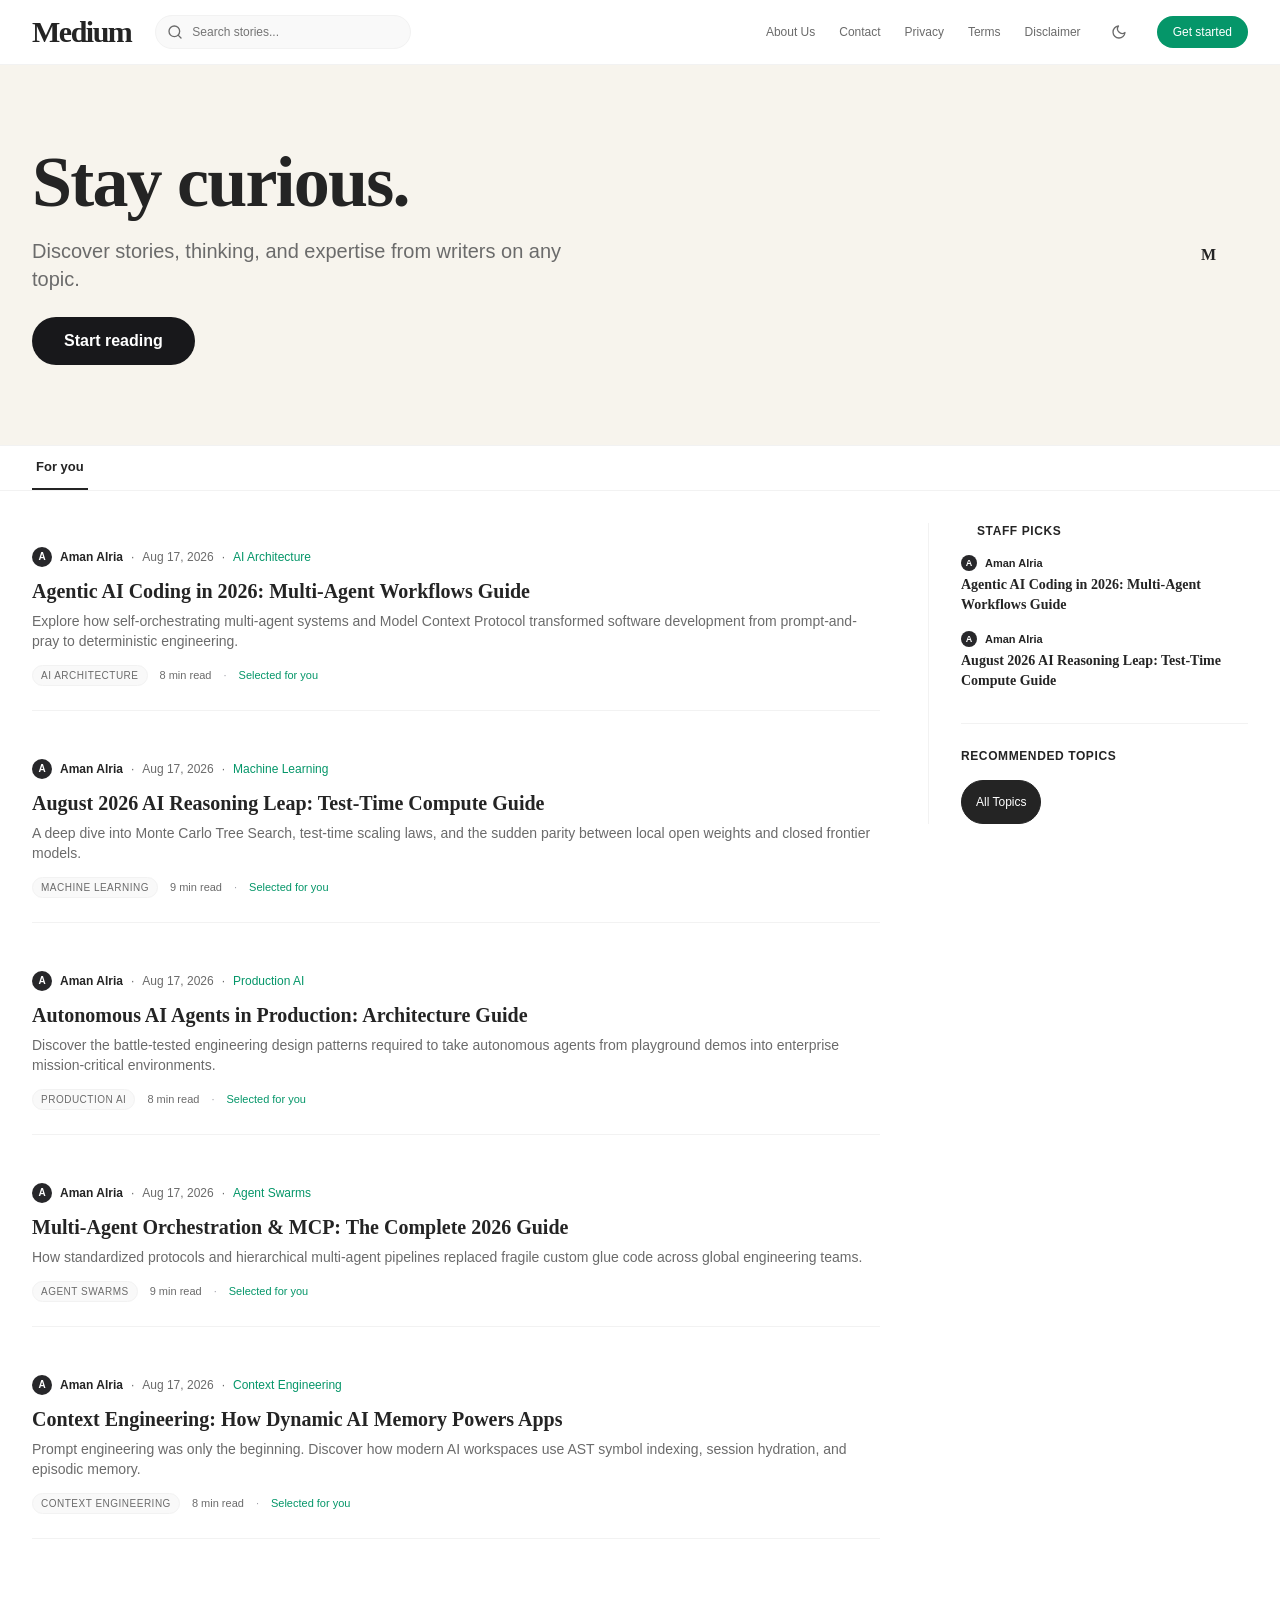
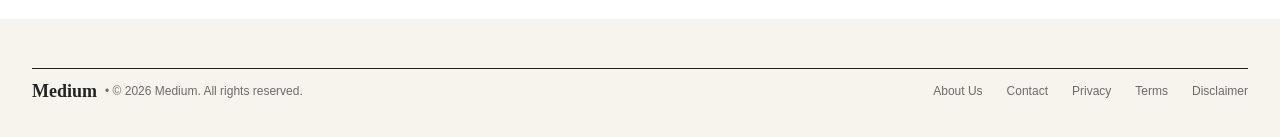
<file: index.html>
<!DOCTYPE html>
<html lang="en" class="light">
<head>
    <meta charset="UTF-8">
    <meta name="viewport" content="width=device-width, initial-scale=1.0">
    <title>Hive Cloud | Agentic AI News & Autonomous Systems</title>
    <meta name="description" content="Read latest agentic AI news, autonomous engineering architectures, and multi-agent system benchmarks. Discover real production guides and framework analyses.">
    <meta name="keywords" content="agentic ai news, ai agents news, latest agentic ai news august, autonomous ai agents, multi agent systems, langgraph production, crewai vs langgraph, ai coding agents, sovereign ai, test time compute, enterprise ai architecture, agentic workflows, software engineering ai, ai reasoning models, hive cloud">
    <link rel="canonical" href="https://hivecloud.in/">

    <!-- DNS Prefetch & Preconnect for Super Fast Handshakes -->
    <link rel="preconnect" href="https://okpyphrqudeeoboesdzz.supabase.co" crossorigin>
    <link rel="dns-prefetch" href="https://okpyphrqudeeoboesdzz.supabase.co">

    <!-- 0ms Zero-CLS Instant Synchronous Settings & Theme Hydration -->
    <script>
        (function() {
            // Theme initialization
            const savedTheme = localStorage.getItem('theme');
            const prefersDark = window.matchMedia('(prefers-color-scheme: dark)').matches;
            if (savedTheme === 'dark' || (!savedTheme && prefersDark)) {
                document.documentElement.classList.add('dark');
            } else {
                document.documentElement.classList.remove('dark');
            }

            // Synchronous settings hydration (Eliminates layout shifts & name flashing)
            try {
                const raw = localStorage.getItem('cached_settings');
                if (raw) {
                    const s = JSON.parse(raw);
                    if (s.seo?.meta_title) {
                        document.title = s.seo.meta_title;
                    } else if (s.site_name) {
                        document.title = `${s.site_name} – ${s.site_tagline || 'Where good ideas find you.'}`;
                    }
                    if (s.brand_color) {
                        document.documentElement.style.setProperty('--accent-green', s.brand_color);
                    }
                    if (s.favicon_url) {
                        let link = document.querySelector("link[rel~='icon']");
                        if (!link) {
                            link = document.createElement('link');
                            link.rel = 'icon';
                            document.head.appendChild(link);
                        }
                        link.href = s.favicon_url;
                    }
                    if (s.plugins?.gsc_verification) {
                        const meta = document.createElement('meta');
                        meta.name = 'google-site-verification';
                        meta.content = s.plugins.gsc_verification.trim();
                        document.head.appendChild(meta);
                    }
                }
            } catch(e) {}
        })();
    </script>

    <!-- Pristine Zero-Dependency Ultra Fast Inlined CSS (0ms Instant First Contentful Paint) -->
    <style>
:root{--bg-primary:#ffffff;--bg-card:#ffffff;--bg-search:#f9f9f9;--bg-hero:#f7f4ed;--text-primary:#242424;--text-muted:#6b6b6b;--border-color:#f2f2f2;--accent-green:#1a8917;--accent-hover:#156d12;--font-serif:Charter,'Bitstream Charter','Sitka Text',Cambria,Georgia,serif;--font-sans:-apple-system,BlinkMacSystemFont,"Segoe UI",Roboto,"Helvetica Neue",Arial,sans-serif;--font-mono:ui-monospace,SFMono-Regular,Menlo,Monaco,Consolas,monospace}
html.dark{--bg-primary:#121212;--bg-card:#1e1e1e;--bg-search:#1a1a1a;--bg-hero:#161616;--text-primary:#f2f2f2;--text-muted:#a0a0a0;--border-color:#242424;--accent-green:#24a120;--accent-hover:#1a8917}
*,*::before,*::after{box-sizing:border-box;margin:0;padding:0}
html{-webkit-text-size-adjust:100%;tab-size:4;scroll-behavior:smooth}
body{background-color:var(--bg-primary);color:var(--text-primary);font-family:var(--font-sans);line-height:1.5;-webkit-font-smoothing:antialiased;-moz-osx-font-smoothing:grayscale;min-height:100vh;display:flex;flex-direction:column;justify-content:space-between;overflow-x:hidden;width:100%}
a{color:inherit;text-decoration:none}
button{background:transparent;border:none;cursor:pointer;font-family:inherit;color:inherit}
input,textarea,select{font-family:inherit;font-size:inherit;color:inherit}
img,svg{display:block;vertical-align:middle;max-width:100%}
.theme-bg{background-color:var(--bg-primary)!important}.theme-card{background-color:var(--bg-card)}.theme-search-bg{background-color:var(--bg-search)}.theme-hero-bg{background-color:var(--bg-hero)}.theme-text{color:var(--text-primary)}.theme-muted{color:var(--text-muted)}.theme-border{border-color:var(--border-color)}.theme-accent{color:var(--accent-green)}
.font-serif{font-family:var(--font-serif)}.font-sans{font-family:var(--font-sans)}.font-mono{font-family:var(--font-mono)}
.text-xs{font-size:0.75rem;line-height:1rem}.text-sm{font-size:0.875rem;line-height:1.25rem}.text-base{font-size:1rem;line-height:1.5rem}.text-lg{font-size:1.125rem;line-height:1.75rem}.text-xl{font-size:1.25rem;line-height:1.75rem}.text-2xl{font-size:1.5rem;line-height:2rem}.text-3xl{font-size:1.875rem;line-height:2.25rem}.text-4xl{font-size:2.25rem;line-height:2.5rem}.text-5xl{font-size:3rem;line-height:1.15}.text-6xl{font-size:3.75rem;line-height:1.1}.text-7xl{font-size:4.5rem;line-height:1.05}.text-\[9px\]{font-size:9px}.text-\[10px\]{font-size:10px}.text-\[11px\]{font-size:11px}
.font-normal{font-weight:400}.font-medium{font-weight:500}.font-semibold{font-weight:600}.font-bold{font-weight:700}.font-black{font-weight:900}
.tracking-tight{letter-spacing:-0.025em}.tracking-tighter{letter-spacing:-0.05em}.tracking-wider{letter-spacing:0.05em}.uppercase{text-transform:uppercase}
.text-center{text-align:center}.text-left{text-align:left}.text-right{text-align:right}.leading-snug{line-height:1.375}.leading-relaxed{line-height:1.625}
.text-white{color:#ffffff}.text-emerald-600{color:#059669}.text-emerald-400{color:#34d399}.text-zinc-400{color:#a1a1aa}.text-zinc-900{color:#18181b}
.bg-emerald-600{background-color:#059669}.bg-emerald-700{background-color:#047857}.bg-zinc-900{background-color:#18181b}.bg-zinc-800{background-color:#27272a}.bg-zinc-100{background-color:#f4f4f5}.bg-zinc-200{background-color:#e4e4e7}.bg-black\/75{background-color:rgba(0,0,0,0.75)}.bg-emerald-500\/10{background-color:rgba(16,185,129,0.1)}.border-emerald-500\/20{border-color:rgba(16,185,129,0.2)}
.flex{display:flex}.inline-flex{display:inline-flex}.block{display:block}.inline-block{display:inline-block}.hidden{display:none}.grid{display:grid}.grid-cols-1{grid-template-columns:repeat(1,minmax(0,1fr))}.grid-cols-2{grid-template-columns:repeat(2,minmax(0,1fr))}.grid-cols-3{grid-template-columns:repeat(3,minmax(0,1fr))}
.flex-col{flex-direction:column}.flex-row{flex-direction:row}.flex-wrap{flex-wrap:wrap}.items-center{align-items:center}.items-start{align-items:flex-start}.justify-between{justify-content:space-between}.justify-center{justify-content:center}.justify-end{justify-content:flex-end}.flex-1{flex:1 1 0%}.shrink-0{flex-shrink:0}.min-w-0{min-width:0px}
.gap-1{gap:0.25rem}.gap-1\.5{gap:0.375rem}.gap-2{gap:0.5rem}.gap-2\.5{gap:0.625rem}.gap-3{gap:0.75rem}.gap-4{gap:1rem}.gap-6{gap:1.5rem}.gap-8{gap:2rem}.gap-12{gap:3rem}.gap-x-3{column-gap:0.75rem}.gap-y-1\.5{row-gap:0.375rem}
.space-y-1>:not([hidden])~:not([hidden]){margin-top:0.25rem}.space-y-1\.5>:not([hidden])~:not([hidden]){margin-top:0.375rem}.space-y-2>:not([hidden])~:not([hidden]){margin-top:0.5rem}.space-y-2\.5>:not([hidden])~:not([hidden]){margin-top:0.625rem}.space-y-3>:not([hidden])~:not([hidden]){margin-top:0.75rem}.space-y-4>:not([hidden])~:not([hidden]){margin-top:1rem}.space-y-5>:not([hidden])~:not([hidden]){margin-top:1.25rem}.space-y-6>:not([hidden])~:not([hidden]){margin-top:1.5rem}.space-y-8>:not([hidden])~:not([hidden]){margin-top:2rem}
.p-0\.5{padding:0.125rem}.p-1\.5{padding:0.375rem}.p-2{padding:0.5rem}.p-2\.5{padding:0.625rem}.p-3{padding:0.75rem}.p-3\.5{padding:0.875rem}.p-4{padding:1rem}.p-6{padding:1.5rem}
.px-2{padding-left:0.5rem;padding-right:0.5rem}.px-2\.5{padding-left:0.625rem;padding-right:0.625rem}.px-3{padding-left:0.75rem;padding-right:0.75rem}.px-3\.5{padding-left:0.875rem;padding-right:0.875rem}.px-4{padding-left:1rem;padding-right:1rem}.px-6{padding-left:1.5rem;padding-right:1.5rem}.px-8{padding-left:2rem;padding-right:2rem}
.py-0\.5{padding-top:0.125rem;padding-bottom:0.125rem}.py-1{padding-top:0.25rem;padding-bottom:0.25rem}.py-1\.5{padding-top:0.375rem;padding-bottom:0.375rem}.py-2{padding-top:0.5rem;padding-bottom:0.5rem}.py-2\.5{padding-top:0.625rem;padding-bottom:0.625rem}.py-3{padding-top:0.75rem;padding-bottom:0.75rem}.py-3\.5{padding-top:0.875rem;padding-bottom:0.875rem}.py-6{padding-top:1.5rem;padding-bottom:1.5rem}.py-8{padding-top:2rem;padding-bottom:2rem}.py-12{padding-top:3rem;padding-bottom:3rem}.py-16{padding-top:4rem;padding-bottom:4rem}.py-20{padding-top:5rem;padding-bottom:5rem}
.pl-9{padding-left:2.25rem}.pl-11{padding-left:2.75rem}.pr-4{padding-right:1rem}.pr-8{padding-right:2rem}.pr-10{padding-right:2.5rem}.pt-1{padding-top:0.25rem}.pt-2{padding-top:0.5rem}.pt-4{padding-top:1rem}.pt-6{padding-top:1.5rem}.pb-2{padding-bottom:0.5rem}.pb-3{padding-bottom:0.75rem}.pb-4{padding-bottom:1rem}
.m-0{margin:0}.mx-auto{margin-left:auto;margin-right:auto}.ml-auto{margin-left:auto}.mb-2{margin-bottom:0.5rem}.mb-2\.5{margin-bottom:0.625rem}.mb-4{margin-bottom:1rem}.mt-6{margin-top:1.5rem}.mt-12{margin-top:3rem}
.w-full{width:100%}.w-auto{width:auto}.w-2{width:0.5rem}.w-3\.5{width:0.875rem}.w-4{width:1rem}.w-5{width:1.25rem}.w-6{width:1.5rem}.w-8{width:2rem}.w-10{width:2.5rem}.w-24{width:6rem}.w-36{width:9rem}.w-48{width:12rem}
.h-2{height:0.5rem}.h-3\.5{height:0.875rem}.h-4{height:1rem}.h-5{height:1.25rem}.h-6{height:1.5rem}.h-8{height:2rem}.h-10{height:2.5rem}.h-20{height:5rem}.h-28{height:7rem}.h-56{height:14rem}.h-full{height:100%}.min-h-screen{min-height:100vh}.min-h-\[600px\]{min-height:600px}
.max-w-7xl{max-width:80rem}.max-w-3xl{max-width:48rem}.max-w-2xl{max-width:42rem}.max-w-xl{max-width:36rem}.max-w-xs{max-width:20rem}
.sticky{position:sticky}.fixed{position:fixed}.relative{position:relative}.absolute{position:absolute}.top-0{top:0px}.top-5{top:1.25rem}.top-\[57px\]{top:57px}.left-0{left:0px}.left-3{left:0.75rem}.left-3\.5{left:0.875rem}.right-0{right:0px}.right-2\.5{right:0.625rem}.right-3\.5{right:0.875rem}.right-5{right:1.25rem}.inset-0{inset:0px}.z-30{z-index:30}.z-40{z-index:40}.z-50{z-index:50}.z-\[9999\]{z-index:9999}.z-\[99999\]{z-index:99999}
.overflow-hidden{overflow:hidden}.overflow-x-hidden{overflow-x:hidden}.overflow-x-auto{overflow-x:auto}.overflow-y-auto{overflow-y:auto}.object-cover{object-fit:cover}.select-none{user-select:none}.cursor-pointer{cursor:pointer}.outline-none{outline:2px solid transparent;outline-offset:2px}
.border{border-width:1px;border-style:solid}.border-b{border-bottom-width:1px;border-bottom-style:solid}.border-t{border-top-width:1px;border-top-style:solid}.border-l{border-left-width:1px;border-left-style:solid}.border-transparent{border-color:transparent}.divide-y>:not([hidden])~:not([hidden]){border-top-width:1px;border-top-style:solid}
.rounded-md{border-radius:0.375rem}.rounded-lg{border-radius:0.5rem}.rounded-xl{border-radius:0.75rem}.rounded-2xl{border-radius:1rem}.rounded-full{border-radius:9999px}
.line-clamp-2{display:-webkit-box;-webkit-line-clamp:2;-webkit-box-orient:vertical;overflow:hidden}.line-clamp-3{display:-webkit-box;-webkit-line-clamp:3;-webkit-box-orient:vertical;overflow:hidden}
.topic-tab{position:relative;padding:0.75rem 0.25rem;font-size:0.8125rem;font-weight:400;color:var(--text-muted);white-space:nowrap;border-bottom:2px solid transparent;cursor:pointer;min-height:44px;display:inline-flex;align-items:center}.topic-tab:hover{color:var(--text-primary)}.topic-tab.active{color:var(--text-primary)!important;font-weight:600;border-bottom:2px solid var(--text-primary)}
.medium-prose{font-family:var(--font-serif);font-size:1.1875rem;line-height:1.85;color:var(--text-primary)}.medium-prose p{margin-top:1.5em;margin-bottom:1.5em;letter-spacing:-0.003em}.medium-prose h2{font-family:var(--font-sans);font-weight:800;font-size:1.75rem;line-height:1.25;margin-top:2.2em;margin-bottom:0.6em;letter-spacing:-0.02em}.medium-prose h3{font-family:var(--font-sans);font-weight:700;font-size:1.35rem;line-height:1.3;margin-top:1.8em;margin-bottom:0.5em}.medium-prose blockquote{border-left:3px solid var(--accent-green);padding-left:1.25rem;margin:1.5em 0;font-style:italic;color:var(--text-muted)}.medium-prose pre{background-color:var(--bg-search);border:1px solid var(--border-color);border-radius:0.75rem;padding:1rem 1.25rem;overflow-x:auto;font-family:var(--font-mono);font-size:0.875rem;line-height:1.6}.medium-prose code{font-family:var(--font-mono);background-color:var(--bg-search);padding:0.2em 0.4em;border-radius:0.375rem;font-size:0.85em}.medium-prose img{max-width:100%;height:auto;border-radius:0.75rem;margin:2em 0;border:1px solid var(--border-color)}.medium-prose a{color:var(--text-primary);text-decoration:underline;text-decoration-color:var(--accent-green);text-underline-offset:3px}
.no-scrollbar::-webkit-scrollbar{display:none}.no-scrollbar{-ms-overflow-style:none;scrollbar-width:none}
.framer-tap{min-height:44px;min-width:44px;display:inline-flex;align-items:center;justify-content:center}
.cat-pill.active-pill{background-color:var(--text-primary)!important;color:var(--bg-primary)!important;border-color:var(--text-primary)!important}
@media (min-width:640px){.sm\:flex{display:flex}.sm\:hidden{display:none}.sm\:inline{display:inline}.sm\:inline-block{display:inline-block}.sm\:flex-row{flex-direction:row}.sm\:w-36{width:9rem}.sm\:h-28{height:7rem}.sm\:px-6{padding-left:1.5rem;padding-right:1.5rem}.sm\:px-8{padding-left:2rem;padding-right:2rem}.sm\:py-20{padding-top:5rem;padding-bottom:5rem}.sm\:text-sm{font-size:0.875rem;line-height:1.25rem}.sm\:text-base{font-size:1rem;line-height:1.5rem}.sm\:text-xl{font-size:1.25rem;line-height:1.75rem}.sm\:text-3xl{font-size:1.875rem;line-height:2.25rem}.sm\:text-4xl{font-size:2.25rem;line-height:2.5rem}.sm\:text-5xl{font-size:3rem;line-height:1.15}.sm\:text-6xl{font-size:3.75rem;line-height:1.1}.sm\:gap-6{gap:1.5rem}.sm\:gap-8{gap:2rem}.sm\:grid-cols-2{grid-template-columns:repeat(2,minmax(0,1fr))}}
@media (min-width:768px){.md\:flex{display:flex}.md\:hidden{display:none}.md\:flex-row{flex-direction:row}.md\:text-7xl{font-size:4.5rem;line-height:1.05}}
@media (min-width:1024px){.lg\:flex{display:flex}.lg\:hidden{display:none}.lg\:flex-row{flex-direction:row}.lg\:flex-1{flex:1 1 0%}.lg\:w-64{width:16rem}.lg\:w-80{width:20rem}.lg\:border-l{border-left-width:1px;border-left-style:solid}.lg\:pl-8{padding-left:2rem}.lg\:grid-cols-3{grid-template-columns:repeat(3,minmax(0,1fr))}}
    </style>
</head>
<body class="theme-bg theme-text font-sans antialiased overflow-x-hidden w-full min-h-screen flex flex-col justify-between">

    <!-- Reading Progress Bar -->
    <div id="scrollProgress" class="fixed top-0 left-0 h-[3px] bg-emerald-600 z-50" style="width: 0%;"></div>

    <!-- 1. Header Navigation Bar -->
    <header class="w-full border-b theme-border sticky top-0 z-50 theme-bg px-4 sm:px-8 py-2.5">
        <div class="max-w-7xl mx-auto flex items-center justify-between gap-4">
            
            <!-- Left: Wordmark Logo + Search Input (Zero-CLS) -->
            <div class="flex items-center gap-6">
                <a href="/" class="flex items-center gap-2 group shrink-0" aria-label="Homepage">
                    <span class="font-serif font-black text-2xl sm:text-3xl tracking-tighter theme-text site-logo-text"><script>(function(){try{const c=localStorage.getItem('cached_settings');document.write(c?JSON.parse(c).site_name||'Medium':'Medium');}catch(e){document.write('Medium');}})();</script></span>
                </a>

                <!-- Medium Integrated Search Bar -->
                <div class="hidden sm:flex items-center relative">
                    <svg class="w-4 h-4 absolute left-3 theme-muted" viewBox="0 0 24 24" fill="none" stroke="currentColor" stroke-width="2" stroke-linecap="round" stroke-linejoin="round">
                        <circle cx="11" cy="11" r="8"></circle>
                        <line x1="21" y1="21" x2="16.65" y2="16.65"></line>
                    </svg>
                    <input type="text" onclick="window.openSearch()" onfocus="window.openSearch()" placeholder="Search stories..." aria-label="Search stories" class="pl-9 pr-4 py-2 rounded-full theme-search-bg text-xs theme-text border theme-border focus:border-zinc-400 outline-none w-48 lg:w-64 cursor-pointer transition-all">
                </div>
            </div>

            <!-- Right Navigation & Controls -->
            <div class="flex items-center gap-4 text-xs font-sans">
                <nav class="hidden md:flex items-center gap-6 theme-muted font-medium">
                    <a href="/about" class="hover:theme-text transition-colors">About Us</a>
                    <a href="/contact" class="hover:theme-text transition-colors">Contact</a>
                    <a href="/privacy" class="hover:theme-text transition-colors">Privacy</a>
                    <a href="/terms" class="hover:theme-text transition-colors">Terms</a>
                    <a href="/disclaimer" class="hover:theme-text transition-colors">Disclaimer</a>
                </nav>

                <!-- Light / Dark Theme Toggle -->
                <button type="button" onclick="window.toggleTheme()" aria-label="Toggle Light and Dark Theme" class="framer-tap p-2 rounded-full theme-muted hover:theme-text hover:bg-zinc-100 dark:hover:bg-zinc-800 transition-colors flex items-center justify-center cursor-pointer">
                    <svg class="themeSunSvg w-4 h-4 hidden" viewBox="0 0 24 24" fill="none" stroke="currentColor" stroke-width="2" stroke-linecap="round" stroke-linejoin="round">
                        <circle cx="12" cy="12" r="5"></circle>
                        <line x1="12" y1="1" x2="12" y2="3"></line>
                        <line x1="12" y1="21" x2="12" y2="23"></line>
                        <line x1="4.22" y1="4.22" x2="5.64" y2="5.64"></line>
                        <line x1="18.36" y1="18.36" x2="19.78" y2="19.78"></line>
                        <line x1="1" y1="12" x2="3" y2="12"></line>
                        <line x1="21" y1="12" x2="23" y2="12"></line>
                        <line x1="4.22" y1="19.78" x2="5.64" y2="18.36"></line>
                        <line x1="18.36" y1="5.64" x2="19.78" y2="4.22"></line>
                    </svg>
                    <svg class="themeMoonSvg w-4 h-4" viewBox="0 0 24 24" fill="none" stroke="currentColor" stroke-width="2" stroke-linecap="round" stroke-linejoin="round">
                        <path d="M21 12.79A9 9 0 1 1 11.21 3 7 7 0 0 0 21 12.79z"></path>
                    </svg>
                </button>

                <!-- Search button on Mobile -->
                <button type="button" onclick="window.openSearch()" aria-label="Search stories" class="flex sm:hidden framer-tap p-2 rounded-lg theme-muted hover:theme-text">
                    <svg class="w-5 h-5" viewBox="0 0 24 24" fill="none" stroke="currentColor" stroke-width="2" stroke-linecap="round" stroke-linejoin="round">
                        <circle cx="11" cy="11" r="8"></circle>
                        <line x1="21" y1="21" x2="16.65" y2="16.65"></line>
                    </svg>
                </button>

                <!-- Get Started Green Button -->
                <a href="#feedSection" class="hidden sm:inline-block px-4 py-2 rounded-full bg-emerald-600 hover:bg-emerald-700 text-white font-medium text-xs transition-all shadow-xs">
                    Get started
                </a>

                <!-- Mobile Hamburger Menu Button -->
                <button type="button" onclick="window.openMobileDrawer()" class="flex md:hidden framer-tap p-2 rounded-lg theme-muted hover:theme-text cursor-pointer" aria-label="Open navigation menu">
                    <svg class="w-6 h-6" viewBox="0 0 24 24" fill="none" stroke="currentColor" stroke-width="2" stroke-linecap="round" stroke-linejoin="round">
                        <line x1="3" y1="12" x2="21" y2="12"></line>
                        <line x1="3" y1="6" x2="21" y2="6"></line>
                        <line x1="3" y1="18" x2="21" y2="18"></line>
                    </svg>
                </button>
            </div>

        </div>
    </header>

    <!-- 2. Medium Iconic Hero Banner -->
    <section class="w-full border-b theme-border theme-hero-bg transition-colors duration-200" id="heroBannerSection">
        <div class="max-w-7xl mx-auto px-4 sm:px-8 py-12 sm:py-20 flex flex-col md:flex-row items-center justify-between gap-8">
            <div class="space-y-4 max-w-2xl text-left">
                <h1 class="text-4xl sm:text-6xl md:text-7xl font-serif font-bold tracking-tight leading-[1.08] theme-text hero-headline">
                    Stay curious.
                </h1>
                <p class="text-base sm:text-xl font-sans font-normal theme-muted leading-relaxed max-w-xl hero-subtitle">
                    Discover stories, thinking, and expertise from writers on any topic.
                </p>
                <div class="pt-2">
                    <a href="#feedSection" class="inline-block px-6 sm:px-8 py-3 rounded-full bg-zinc-900 dark:bg-zinc-100 text-white dark:text-zinc-900 font-semibold text-sm sm:text-base hover:opacity-90 transition-all shadow-sm">
                        Start reading
                    </a>
                </div>
            </div>
            <div class="hidden lg:flex items-center justify-center pr-8 select-none">
                <div class="font-serif font-black text-9xl text-zinc-900/10 dark:text-zinc-100/10">
                    M
                </div>
            </div>
        </div>
    </section>

    <!-- 3. Dynamic Topic Filter Bar -->
    <nav class="w-full border-b theme-border px-4 sm:px-8 overflow-x-auto no-scrollbar sticky top-[57px] z-30 theme-bg/95 backdrop-blur-md" id="feedSection">
        <div class="max-w-7xl mx-auto flex items-center gap-6 text-xs whitespace-nowrap" id="topicFilterBar">
            <button class="topic-tab active" data-cat="all" onclick="selectCategory('all')">For you</button>
        </div>
    </nav>

    <!-- 4. Medium 2-Column Main Feed Layout (0ms CLS Pre-rendered) -->
    <div class="max-w-7xl mx-auto px-4 sm:px-8 py-8 flex flex-col lg:flex-row gap-12 items-start flex-1 w-full">

        <!-- Left Column: Story Feed -->
        <main class="w-full lg:flex-1 space-y-6 min-h-[600px]" id="storiesFeed">
            
            <article class="border-b theme-border py-6 first:pt-0">
                <div class="flex items-center gap-2 mb-2.5">
                    <div class="w-5 h-5 rounded-full bg-zinc-800 dark:bg-zinc-200 text-white dark:text-zinc-900 font-bold text-[10px] flex items-center justify-center font-sans shrink-0">A</div>
                    <span class="text-xs font-semibold theme-text">Aman Alria</span>
                    <span class="text-xs theme-muted">·</span>
                    <span class="text-xs theme-muted font-sans">Aug 17, 2026</span>
                    <span class="text-xs theme-muted hidden sm:inline">·</span>
                    <span class="text-xs font-medium text-emerald-600 hidden sm:inline">AI Architecture</span>
                </div>
                <a href="/agentic-ai-coding" class="flex items-start justify-between gap-4 sm:gap-8 group">
                    <div class="flex-1 min-w-0 space-y-1.5">
                        <h2 class="text-base sm:text-xl font-bold font-serif theme-text group-hover:text-emerald-600 dark:group-hover:text-emerald-400 transition-colors leading-snug line-clamp-2">
                            Agentic AI Coding in 2026: Multi-Agent Workflows Guide
                        </h2>
                        <p class="text-xs sm:text-sm theme-muted font-sans font-normal leading-relaxed line-clamp-2">
                            Explore how self-orchestrating multi-agent systems and Model Context Protocol transformed software development from prompt-and-pray to deterministic engineering.
                        </p>
                        <div class="flex items-center gap-3 pt-2 text-[11px] theme-muted font-sans">
                            <span class="px-2 py-0.5 rounded-full theme-search-bg border theme-border font-medium text-[10px] uppercase tracking-wider">AI Architecture</span>
                            <span>8 min read</span>
                            <span class="text-zinc-400 hidden sm:inline">·</span>
                            <span class="text-emerald-600 font-medium hidden sm:inline">Selected for you</span>
                        </div>
                    </div>
                </a>
            </article>

            <article class="border-b theme-border py-6">
                <div class="flex items-center gap-2 mb-2.5">
                    <div class="w-5 h-5 rounded-full bg-zinc-800 dark:bg-zinc-200 text-white dark:text-zinc-900 font-bold text-[10px] flex items-center justify-center font-sans shrink-0">A</div>
                    <span class="text-xs font-semibold theme-text">Aman Alria</span>
                    <span class="text-xs theme-muted">·</span>
                    <span class="text-xs theme-muted font-sans">Aug 17, 2026</span>
                    <span class="text-xs theme-muted hidden sm:inline">·</span>
                    <span class="text-xs font-medium text-emerald-600 hidden sm:inline">Machine Learning</span>
                </div>
                <a href="/ai-reasoning-test-time-compute" class="flex items-start justify-between gap-4 sm:gap-8 group">
                    <div class="flex-1 min-w-0 space-y-1.5">
                        <h2 class="text-base sm:text-xl font-bold font-serif theme-text group-hover:text-emerald-600 dark:group-hover:text-emerald-400 transition-colors leading-snug line-clamp-2">
                            August 2026 AI Reasoning Leap: Test-Time Compute Guide
                        </h2>
                        <p class="text-xs sm:text-sm theme-muted font-sans font-normal leading-relaxed line-clamp-2">
                            A deep dive into Monte Carlo Tree Search, test-time scaling laws, and the sudden parity between local open weights and closed frontier models.
                        </p>
                        <div class="flex items-center gap-3 pt-2 text-[11px] theme-muted font-sans">
                            <span class="px-2 py-0.5 rounded-full theme-search-bg border theme-border font-medium text-[10px] uppercase tracking-wider">Machine Learning</span>
                            <span>9 min read</span>
                            <span class="text-zinc-400 hidden sm:inline">·</span>
                            <span class="text-emerald-600 font-medium hidden sm:inline">Selected for you</span>
                        </div>
                    </div>
                </a>
            </article>

            <article class="border-b theme-border py-6">
                <div class="flex items-center gap-2 mb-2.5">
                    <div class="w-5 h-5 rounded-full bg-zinc-800 dark:bg-zinc-200 text-white dark:text-zinc-900 font-bold text-[10px] flex items-center justify-center font-sans shrink-0">A</div>
                    <span class="text-xs font-semibold theme-text">Aman Alria</span>
                    <span class="text-xs theme-muted">·</span>
                    <span class="text-xs theme-muted font-sans">Aug 17, 2026</span>
                    <span class="text-xs theme-muted hidden sm:inline">·</span>
                    <span class="text-xs font-medium text-emerald-600 hidden sm:inline">Production AI</span>
                </div>
                <a href="/autonomous-ai-agents-production-guide" class="flex items-start justify-between gap-4 sm:gap-8 group">
                    <div class="flex-1 min-w-0 space-y-1.5">
                        <h2 class="text-base sm:text-xl font-bold font-serif theme-text group-hover:text-emerald-600 dark:group-hover:text-emerald-400 transition-colors leading-snug line-clamp-2">
                            Autonomous AI Agents in Production: Architecture Guide
                        </h2>
                        <p class="text-xs sm:text-sm theme-muted font-sans font-normal leading-relaxed line-clamp-2">
                            Discover the battle-tested engineering design patterns required to take autonomous agents from playground demos into enterprise mission-critical environments.
                        </p>
                        <div class="flex items-center gap-3 pt-2 text-[11px] theme-muted font-sans">
                            <span class="px-2 py-0.5 rounded-full theme-search-bg border theme-border font-medium text-[10px] uppercase tracking-wider">Production AI</span>
                            <span>8 min read</span>
                            <span class="text-zinc-400 hidden sm:inline">·</span>
                            <span class="text-emerald-600 font-medium hidden sm:inline">Selected for you</span>
                        </div>
                    </div>
                </a>
            </article>

            <article class="border-b theme-border py-6">
                <div class="flex items-center gap-2 mb-2.5">
                    <div class="w-5 h-5 rounded-full bg-zinc-800 dark:bg-zinc-200 text-white dark:text-zinc-900 font-bold text-[10px] flex items-center justify-center font-sans shrink-0">A</div>
                    <span class="text-xs font-semibold theme-text">Aman Alria</span>
                    <span class="text-xs theme-muted">·</span>
                    <span class="text-xs theme-muted font-sans">Aug 17, 2026</span>
                    <span class="text-xs theme-muted hidden sm:inline">·</span>
                    <span class="text-xs font-medium text-emerald-600 hidden sm:inline">Agent Swarms</span>
                </div>
                <a href="/multi-agent-orchestration-mcp-guide" class="flex items-start justify-between gap-4 sm:gap-8 group">
                    <div class="flex-1 min-w-0 space-y-1.5">
                        <h2 class="text-base sm:text-xl font-bold font-serif theme-text group-hover:text-emerald-600 dark:group-hover:text-emerald-400 transition-colors leading-snug line-clamp-2">
                            Multi-Agent Orchestration & MCP: The Complete 2026 Guide
                        </h2>
                        <p class="text-xs sm:text-sm theme-muted font-sans font-normal leading-relaxed line-clamp-2">
                            How standardized protocols and hierarchical multi-agent pipelines replaced fragile custom glue code across global engineering teams.
                        </p>
                        <div class="flex items-center gap-3 pt-2 text-[11px] theme-muted font-sans">
                            <span class="px-2 py-0.5 rounded-full theme-search-bg border theme-border font-medium text-[10px] uppercase tracking-wider">Agent Swarms</span>
                            <span>9 min read</span>
                            <span class="text-zinc-400 hidden sm:inline">·</span>
                            <span class="text-emerald-600 font-medium hidden sm:inline">Selected for you</span>
                        </div>
                    </div>
                </a>
            </article>

            <article class="border-b theme-border py-6">
                <div class="flex items-center gap-2 mb-2.5">
                    <div class="w-5 h-5 rounded-full bg-zinc-800 dark:bg-zinc-200 text-white dark:text-zinc-900 font-bold text-[10px] flex items-center justify-center font-sans shrink-0">A</div>
                    <span class="text-xs font-semibold theme-text">Aman Alria</span>
                    <span class="text-xs theme-muted">·</span>
                    <span class="text-xs theme-muted font-sans">Aug 17, 2026</span>
                    <span class="text-xs theme-muted hidden sm:inline">·</span>
                    <span class="text-xs font-medium text-emerald-600 hidden sm:inline">Context Engineering</span>
                </div>
                <a href="/context-engineering-dynamic-memory-guide" class="flex items-start justify-between gap-4 sm:gap-8 group">
                    <div class="flex-1 min-w-0 space-y-1.5">
                        <h2 class="text-base sm:text-xl font-bold font-serif theme-text group-hover:text-emerald-600 dark:group-hover:text-emerald-400 transition-colors leading-snug line-clamp-2">
                            Context Engineering: How Dynamic AI Memory Powers Apps
                        </h2>
                        <p class="text-xs sm:text-sm theme-muted font-sans font-normal leading-relaxed line-clamp-2">
                            Prompt engineering was only the beginning. Discover how modern AI workspaces use AST symbol indexing, session hydration, and episodic memory.
                        </p>
                        <div class="flex items-center gap-3 pt-2 text-[11px] theme-muted font-sans">
                            <span class="px-2 py-0.5 rounded-full theme-search-bg border theme-border font-medium text-[10px] uppercase tracking-wider">Context Engineering</span>
                            <span>8 min read</span>
                            <span class="text-zinc-400 hidden sm:inline">·</span>
                            <span class="text-emerald-600 font-medium hidden sm:inline">Selected for you</span>
                        </div>
                    </div>
                </a>
            </article>

        </main>

        <!-- Right Column: Sidebar (Staff Picks & Recommended Topics) -->
        <aside class="w-full lg:w-80 space-y-8 lg:border-l theme-border lg:pl-8 shrink-0">

            <!-- Staff Picks Section -->
            <div class="space-y-4">
                <div class="flex items-center gap-2">
                    <span class="w-2 h-2 rounded-full bg-emerald-500 animate-pulse"></span>
                    <h3 class="text-xs font-bold uppercase tracking-wider theme-text">
                        Staff Picks
                    </h3>
                </div>
                <div class="space-y-4 text-xs" id="sidebarLatestPosts">
                    <a href="/agentic-ai-coding" class="block space-y-1 group">
                        <div class="flex items-center gap-2 text-xs theme-muted">
                            <span class="w-4 h-4 rounded-full bg-zinc-800 dark:bg-zinc-200 text-white dark:text-zinc-900 text-[9px] font-bold flex items-center justify-center">A</span>
                            <span class="font-semibold theme-text text-[11px]">Aman Alria</span>
                        </div>
                        <h4 class="font-bold text-xs sm:text-sm theme-text group-hover:underline leading-snug font-serif line-clamp-2">Agentic AI Coding in 2026: Multi-Agent Workflows Guide</h4>
                    </a>
                    <a href="/ai-reasoning-test-time-compute" class="block space-y-1 group">
                        <div class="flex items-center gap-2 text-xs theme-muted">
                            <span class="w-4 h-4 rounded-full bg-zinc-800 dark:bg-zinc-200 text-white dark:text-zinc-900 text-[9px] font-bold flex items-center justify-center">A</span>
                            <span class="font-semibold theme-text text-[11px]">Aman Alria</span>
                        </div>
                        <h4 class="font-bold text-xs sm:text-sm theme-text group-hover:underline leading-snug font-serif line-clamp-2">August 2026 AI Reasoning Leap: Test-Time Compute Guide</h4>
                    </a>
                </div>
            </div>

            <!-- Recommended Topics Section (All Categories) -->
            <div class="space-y-3 border-t theme-border pt-6">
                <h3 class="text-xs font-bold uppercase tracking-wider theme-text">
                    Recommended topics
                </h3>
                <div class="flex flex-wrap gap-2 pt-1" id="sidebarCategoryPills">
                    <button type="button" onclick="selectCategory('all')" data-cat-pill="all" class="cat-pill framer-tap px-3.5 py-1.5 rounded-full text-xs font-medium theme-search-bg theme-border border hover:theme-text hover:border-zinc-400 active-pill">
                        All Topics
                    </button>
                </div>
            </div>

        </aside>

    </div>

    <!-- 5. Footer -->
    <footer class="border-t theme-border theme-hero-bg w-full py-8 px-4 sm:px-8 mt-12 font-sans text-xs">
        <div class="max-w-7xl mx-auto space-y-4">
            <div id="footerSocialLinks" class="flex flex-wrap items-center justify-center sm:justify-start gap-4 text-xs theme-muted font-medium"></div>
            <div class="flex flex-col sm:flex-row items-center justify-between gap-4 pt-2 border-t theme-border/60">
                <div class="flex items-center gap-2">
                    <a href="/" class="font-serif font-black text-lg theme-text site-logo-text"><script>(function(){try{const c=localStorage.getItem('cached_settings');document.write(c?JSON.parse(c).site_name||'Medium':'Medium');}catch(e){document.write('Medium');}})();</script></a>
                    <span class="theme-muted site-copyright-text">• © 2026 Medium. All rights reserved.</span>
                </div>
                <div class="flex flex-wrap items-center justify-center gap-4 sm:gap-6 theme-muted text-xs font-medium">
                    <a href="/about" class="hover:theme-text transition-colors">About Us</a>
                    <a href="/contact" class="hover:theme-text transition-colors">Contact</a>
                    <a href="/privacy" class="hover:theme-text transition-colors">Privacy</a>
                    <a href="/terms" class="hover:theme-text transition-colors">Terms</a>
                    <a href="/disclaimer" class="hover:theme-text transition-colors">Disclaimer</a>
                </div>
            </div>
        </div>
    </footer>

    <!-- 6. Mobile Side-Drawer Navigation -->
    <div id="mobileDrawer" style="display: none;" class="fixed inset-0 z-[9999] bg-black/75 backdrop-blur-md flex justify-end">
        <div class="drawer-content-animate theme-card border-l theme-border w-full max-w-xs h-full p-6 space-y-6 flex flex-col justify-between shadow-2xl overflow-y-auto" onclick="event.stopPropagation()">
            
            <div class="space-y-6">
                <!-- Top Header in Drawer -->
                <div class="flex items-center justify-between border-b theme-border pb-4">
                    <span class="font-serif font-black text-2xl tracking-tighter theme-text site-logo-text">Medium</span>
                    <button type="button" onclick="window.closeMobileDrawer()" class="framer-tap p-1.5 text-zinc-400 hover:theme-text cursor-pointer" aria-label="Close menu">
                        <svg class="w-6 h-6" viewBox="0 0 24 24" fill="none" stroke="currentColor" stroke-width="2" stroke-linecap="round" stroke-linejoin="round">
                            <line x1="18" y1="6" x2="6" y2="18"></line>
                            <line x1="6" y1="6" x2="18" y2="18"></line>
                        </svg>
                    </button>
                </div>

                <!-- Search Inside Drawer -->
                <div class="space-y-2">
                    <label class="text-[11px] font-mono uppercase tracking-wider theme-muted">Search Stories</label>
                    <div class="relative flex items-center">
                        <svg class="w-4 h-4 absolute left-3 theme-muted" viewBox="0 0 24 24" fill="none" stroke="currentColor" stroke-width="2" stroke-linecap="round" stroke-linejoin="round">
                            <circle cx="11" cy="11" r="8"></circle>
                            <line x1="21" y1="21" x2="16.65" y2="16.65"></line>
                        </svg>
                        <input type="text" id="mobileDrawerSearchInput" oninput="window.onMobileSearchInput(this.value)" placeholder="Search stories..." class="w-full theme-bg border theme-border theme-text text-xs pl-9 pr-3 py-2.5 rounded-xl focus:outline-none focus:border-zinc-400">
                    </div>
                </div>

                <!-- Theme Toggle Inside Drawer -->
                <div class="space-y-2">
                    <label class="text-[11px] font-mono uppercase tracking-wider theme-muted">Appearance</label>
                    <button type="button" onclick="window.toggleTheme()" class="w-full flex items-center justify-between p-3 rounded-xl theme-bg border theme-border hover:border-zinc-400 transition-colors cursor-pointer text-xs font-semibold theme-text">
                        <span class="flex items-center gap-2">
                            <span id="mobileThemeLabel">Toggle Theme</span>
                        </span>
                        <span class="text-[11px] font-mono text-emerald-500 uppercase" id="currentThemeBadge">Light</span>
                    </button>
                </div>

                <!-- Important Pages Links -->
                <div class="space-y-2">
                    <label class="text-[11px] font-mono uppercase tracking-wider theme-muted">Navigation</label>
                    <nav class="space-y-1 text-sm font-medium">
                        <a href="/" class="block p-2.5 rounded-lg theme-text font-bold bg-emerald-500/10 text-emerald-600">Home Feed</a>
                        <a href="/about" class="block p-2.5 rounded-lg theme-text hover:theme-search-bg transition-colors">About Us</a>
                        <a href="/contact" class="block p-2.5 rounded-lg theme-text hover:theme-search-bg transition-colors">Contact</a>
                        <a href="/privacy" class="block p-2.5 rounded-lg theme-text hover:theme-search-bg transition-colors">Privacy Policy</a>
                        <a href="/terms" class="block p-2.5 rounded-lg theme-text hover:theme-search-bg transition-colors">Terms of Service</a>
                        <a href="/disclaimer" class="block p-2.5 rounded-lg theme-text hover:theme-search-bg transition-colors">Disclaimer</a>
                    </nav>
                </div>
            </div>

            <!-- Drawer Bottom CTA -->
            <div class="pt-4 border-t theme-border space-y-3">
                <a href="/" class="block text-center py-2.5 rounded-xl bg-zinc-900 dark:bg-zinc-100 text-white dark:text-zinc-900 font-semibold text-xs shadow-sm">
                    Back to Feed
                </a>
            </div>

        </div>
    </div>

    <!-- 7. Desktop Search Modal Overlay -->
    <div id="searchModal" style="display: none;" class="fixed inset-0 z-[9999] bg-black/75 backdrop-blur-md flex items-start justify-center pt-16 sm:pt-24 p-4">
        <div class="modal-content-animate theme-card border theme-border rounded-2xl max-w-2xl w-full p-6 space-y-4 shadow-2xl relative" onclick="event.stopPropagation()">
            <!-- Search Input Box -->
            <div class="relative w-full flex items-center">
                <svg class="w-5 h-5 absolute left-3.5 theme-muted" viewBox="0 0 24 24" fill="none" stroke="currentColor" stroke-width="2" stroke-linecap="round" stroke-linejoin="round">
                    <circle cx="11" cy="11" r="8"></circle>
                    <line x1="21" y1="21" x2="16.65" y2="16.65"></line>
                </svg>
                <input type="text" id="modalSearchInput" oninput="window.onSearchInput(this.value)" placeholder="Search published stories, topics, authors..." class="w-full theme-bg border theme-border theme-text text-sm sm:text-base pl-11 pr-10 py-3 rounded-xl focus:outline-none focus:border-zinc-400 transition-colors">
                <button type="button" onclick="window.closeSearch()" class="framer-tap p-1.5 text-zinc-400 hover:theme-text absolute right-2.5 flex items-center justify-center cursor-pointer" aria-label="Close Search Dialog" title="Close (Esc)">
                    <svg class="w-5 h-5" viewBox="0 0 24 24" fill="none" stroke="currentColor" stroke-width="2" stroke-linecap="round" stroke-linejoin="round">
                        <line x1="18" y1="6" x2="6" y2="18"></line>
                        <line x1="6" y1="6" x2="18" y2="18"></line>
                    </svg>
                </button>
            </div>

            <!-- Live Search Results Preview List inside Modal -->
            <div id="searchResultsList" class="space-y-3 pt-2 max-h-80 overflow-y-auto no-scrollbar">
                <!-- Injected via JS -->
            </div>
        </div>
    </div>

    <!-- Ultra-Light 0KB Dependency Native Supabase/PostgREST Client -->
    <script defer src="/supabase-client.js"></script>
    <!-- Deferred Core App Logic -->
    <script defer src="/app.js"></script>
</body>
</html>
</file>
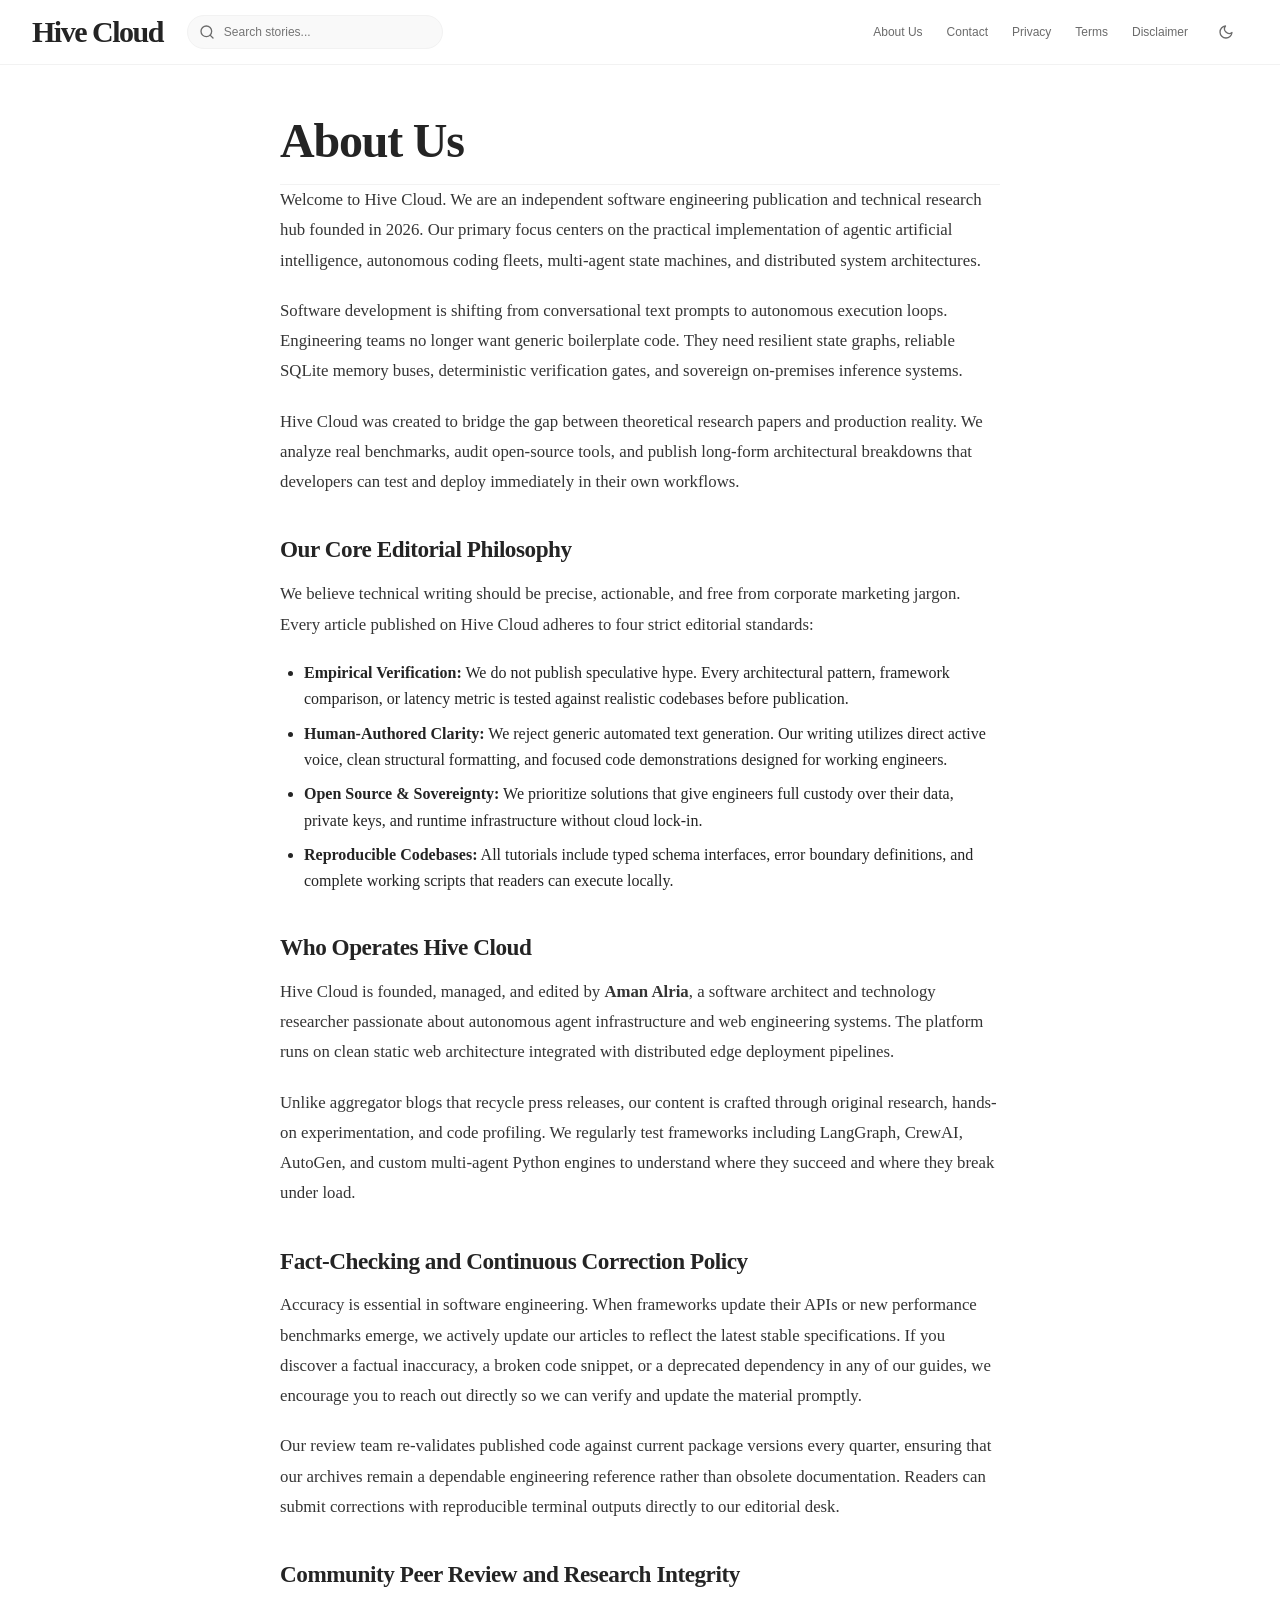
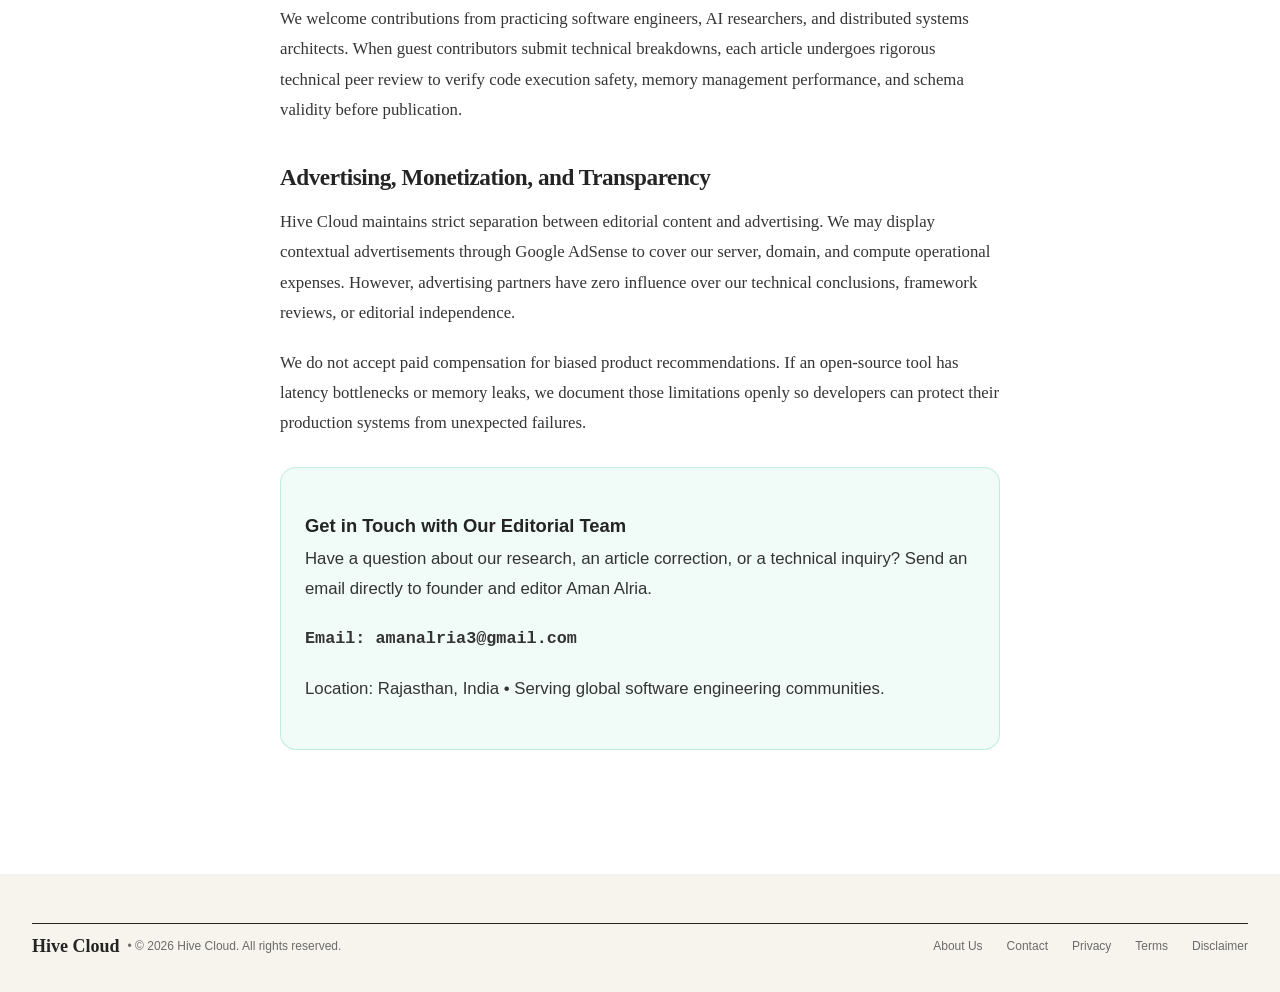
<file: about.html>
<!DOCTYPE html>
<html lang="en" class="light">
<head>
    <meta charset="UTF-8">
    <meta name="viewport" content="width=device-width, initial-scale=1.0">
    <title>About Us – Hive Cloud</title>
    <meta name="description" content="About Us for Hive Cloud. Independent engineering publication focused on agentic AI, software architecture, and multi-agent systems.">
    <meta name="robots" content="noindex, nofollow">
    <link rel="canonical" href="https://hivecloud.in/about">
    <link rel="preconnect" href="https://fonts.googleapis.com">
    <link rel="preconnect" href="https://fonts.gstatic.com" crossorigin>
    <link href="https://fonts.googleapis.com/css2?family=Plus+Jakarta+Sans:wght@400;500;600;700;800&family=Lora:ital,wght@0,400;0,500;0,600;0,700;1,400;1,600&family=Fira+Code:wght@400;500&display=swap" rel="stylesheet">
    <script>
        (function() {
            const savedTheme = localStorage.getItem('theme');
            const prefersDark = window.matchMedia('(prefers-color-scheme: dark)').matches;
            if (savedTheme === 'dark' || (!savedTheme && prefersDark)) {
                document.documentElement.classList.add('dark');
            } else {
                document.documentElement.classList.remove('dark');
            }
            try {
                const raw = localStorage.getItem('cached_settings');
                if (raw) {
                    const s = JSON.parse(raw);
                    if (s.brand_color) document.documentElement.style.setProperty('--accent-green', s.brand_color);
                    if (s.favicon_url) {
                        let link = document.querySelector("link[rel~='icon']");
                        if (!link) { link = document.createElement('link'); link.rel = 'icon'; document.head.appendChild(link); }
                        link.href = s.favicon_url;
                    }
                }
            } catch(e) {}
        })();
    </script>
    <link rel="stylesheet" href="/styles.css">
    <style>
        .legal-prose p { margin-bottom: 1.25rem; line-height: 1.8; font-size: 1.05rem; color: var(--text-primary); opacity: 0.92; }
        .legal-prose h2 { font-size: 1.45rem; font-weight: 700; margin-top: 2.2rem; margin-bottom: 0.75rem; letter-spacing: -0.02em; color: var(--text-primary); }
        .legal-prose h3 { font-size: 1.15rem; font-weight: 600; margin-top: 1.5rem; margin-bottom: 0.5rem; color: var(--text-primary); }
        .legal-prose ul, .legal-prose ol { margin-bottom: 1.25rem; padding-left: 1.5rem; color: var(--text-primary); }
        .legal-prose li { margin-bottom: 0.5rem; line-height: 1.65; list-style-type: disc; }
        .legal-prose strong { font-weight: 700; color: var(--text-primary); }
        .contact-box { background: rgba(16, 185, 129, 0.06); border: 1px solid rgba(16, 185, 129, 0.22); border-radius: 1rem; padding: 1.5rem; margin: 1.75rem 0; }
    </style>
</head>
<body class="theme-bg theme-text font-sans antialiased overflow-x-hidden w-full min-h-screen flex flex-col justify-between">

    <!-- 1. Header Navigation Bar (Matches Homepage) -->
    <header class="w-full border-b theme-border sticky top-0 z-50 theme-bg px-4 sm:px-8 py-2.5">
        <div class="max-w-7xl mx-auto flex items-center justify-between gap-4">
            
            <!-- Left: Wordmark Logo + Search Input -->
            <div class="flex items-center gap-6">
                <a href="/" class="flex items-center gap-2 group shrink-0" aria-label="Homepage">
                    <span class="font-serif font-black text-2xl sm:text-3xl tracking-tighter theme-text site-logo-text"><script>(function(){try{const c=localStorage.getItem('cached_settings');document.write(c?JSON.parse(c).site_name||'Hive Cloud':'Hive Cloud');}catch(e){document.write('Hive Cloud');}})();</script></span>
                </a>

                <!-- Search Bar -->
                <div class="hidden sm:flex items-center relative">
                    <svg class="w-4 h-4 absolute left-3 theme-muted" viewBox="0 0 24 24" fill="none" stroke="currentColor" stroke-width="2" stroke-linecap="round" stroke-linejoin="round">
                        <circle cx="11" cy="11" r="8"></circle>
                        <line x1="21" y1="21" x2="16.65" y2="16.65"></line>
                    </svg>
                    <input type="text" onclick="window.location.href='/'" onfocus="window.location.href='/'" placeholder="Search stories..." aria-label="Search stories" class="pl-9 pr-4 py-2 rounded-full theme-search-bg text-xs theme-text border theme-border focus:border-zinc-400 outline-none w-48 lg:w-64 cursor-pointer transition-all">
                </div>
            </div>

            <!-- Right Navigation & Controls -->
            <div class="flex items-center gap-4 text-xs font-sans">
                <nav class="hidden md:flex items-center gap-6 theme-muted font-medium">
                    <a href="/about" class="hover:theme-text transition-colors">About Us</a>
                    <a href="/contact" class="hover:theme-text transition-colors">Contact</a>
                    <a href="/privacy" class="hover:theme-text transition-colors">Privacy</a>
                    <a href="/terms" class="hover:theme-text transition-colors">Terms</a>
                    <a href="/disclaimer" class="hover:theme-text transition-colors">Disclaimer</a>
                </nav>

                <!-- Light / Dark Theme Toggle -->
                <button type="button" onclick="window.toggleTheme()" aria-label="Toggle Light and Dark Theme" class="framer-tap p-2 rounded-full theme-muted hover:theme-text hover:bg-zinc-100 dark:hover:bg-zinc-800 transition-colors flex items-center justify-center cursor-pointer">
                    <svg class="themeSunSvg w-4 h-4 hidden" viewBox="0 0 24 24" fill="none" stroke="currentColor" stroke-width="2" stroke-linecap="round" stroke-linejoin="round">
                        <circle cx="12" cy="12" r="5"></circle>
                        <line x1="12" y1="1" x2="12" y2="3"></line>
                        <line x1="12" y1="21" x2="12" y2="23"></line>
                        <line x1="4.22" y1="4.22" x2="5.64" y2="5.64"></line>
                        <line x1="18.36" y1="18.36" x2="19.78" y2="19.78"></line>
                        <line x1="1" y1="12" x2="3" y2="12"></line>
                        <line x1="21" y1="12" x2="23" y2="12"></line>
                        <line x1="4.22" y1="19.78" x2="5.64" y2="18.36"></line>
                        <line x1="18.36" y1="5.64" x2="19.78" y2="4.22"></line>
                    </svg>
                    <svg class="themeMoonSvg w-4 h-4" viewBox="0 0 24 24" fill="none" stroke="currentColor" stroke-width="2" stroke-linecap="round" stroke-linejoin="round">
                        <path d="M21 12.79A9 9 0 1 1 11.21 3 7 7 0 0 0 21 12.79z"></path>
                    </svg>
                </button>

                <!-- Mobile Hamburger Menu Button -->
                <button type="button" onclick="window.openMobileDrawer()" class="flex md:hidden framer-tap p-2 rounded-lg theme-muted hover:theme-text cursor-pointer" aria-label="Open navigation menu">
                    <svg class="w-6 h-6" viewBox="0 0 24 24" fill="none" stroke="currentColor" stroke-width="2" stroke-linecap="round" stroke-linejoin="round">
                        <line x1="3" y1="12" x2="21" y2="12"></line>
                        <line x1="3" y1="6" x2="21" y2="6"></line>
                        <line x1="3" y1="18" x2="21" y2="18"></line>
                    </svg>
                </button>
            </div>
        </div>
    </header>
<main class="max-w-3xl mx-auto px-4 sm:px-6 py-12 flex-1 w-full">
 <div class="mb-10 pb-4 border-b theme-border">
 <h1 class="text-3xl sm:text-5xl font-serif font-bold tracking-tight theme-text">About Us</h1>
 </div>

 <article class="legal-prose font-serif">
 <p>Welcome to Hive Cloud. We are an independent software engineering publication and technical research hub founded in 2026. Our primary focus centers on the practical implementation of agentic artificial intelligence, autonomous coding fleets, multi-agent state machines, and distributed system architectures.</p>

 <p>Software development is shifting from conversational text prompts to autonomous execution loops. Engineering teams no longer want generic boilerplate code. They need resilient state graphs, reliable SQLite memory buses, deterministic verification gates, and sovereign on-premises inference systems.</p>

 <p>Hive Cloud was created to bridge the gap between theoretical research papers and production reality. We analyze real benchmarks, audit open-source tools, and publish long-form architectural breakdowns that developers can test and deploy immediately in their own workflows.</p>

 <h2>Our Core Editorial Philosophy</h2>
 <p>We believe technical writing should be precise, actionable, and free from corporate marketing jargon. Every article published on Hive Cloud adheres to four strict editorial standards:</p>

 <ul>
 <li><strong>Empirical Verification:</strong> We do not publish speculative hype. Every architectural pattern, framework comparison, or latency metric is tested against realistic codebases before publication.</li>
 <li><strong>Human-Authored Clarity:</strong> We reject generic automated text generation. Our writing utilizes direct active voice, clean structural formatting, and focused code demonstrations designed for working engineers.</li>
 <li><strong>Open Source & Sovereignty:</strong> We prioritize solutions that give engineers full custody over their data, private keys, and runtime infrastructure without cloud lock-in.</li>
 <li><strong>Reproducible Codebases:</strong> All tutorials include typed schema interfaces, error boundary definitions, and complete working scripts that readers can execute locally.</li>
 </ul>

 <h2>Who Operates Hive Cloud</h2>
 <p>Hive Cloud is founded, managed, and edited by <strong>Aman Alria</strong>, a software architect and technology researcher passionate about autonomous agent infrastructure and web engineering systems. The platform runs on clean static web architecture integrated with distributed edge deployment pipelines.</p>

 <p>Unlike aggregator blogs that recycle press releases, our content is crafted through original research, hands-on experimentation, and code profiling. We regularly test frameworks including LangGraph, CrewAI, AutoGen, and custom multi-agent Python engines to understand where they succeed and where they break under load.</p>

 <h2>Fact-Checking and Continuous Correction Policy</h2>
 <p>Accuracy is essential in software engineering. When frameworks update their APIs or new performance benchmarks emerge, we actively update our articles to reflect the latest stable specifications. If you discover a factual inaccuracy, a broken code snippet, or a deprecated dependency in any of our guides, we encourage you to reach out directly so we can verify and update the material promptly.</p>

 <p>Our review team re-validates published code against current package versions every quarter, ensuring that our archives remain a dependable engineering reference rather than obsolete documentation. Readers can submit corrections with reproducible terminal outputs directly to our editorial desk.</p>

 <h2>Community Peer Review and Research Integrity</h2>
 <p>We welcome contributions from practicing software engineers, AI researchers, and distributed systems architects. When guest contributors submit technical breakdowns, each article undergoes rigorous technical peer review to verify code execution safety, memory management performance, and schema validity before publication.</p>

 <h2>Advertising, Monetization, and Transparency</h2>
 <p>Hive Cloud maintains strict separation between editorial content and advertising. We may display contextual advertisements through Google AdSense to cover our server, domain, and compute operational expenses. However, advertising partners have zero influence over our technical conclusions, framework reviews, or editorial independence.</p>

 <p>We do not accept paid compensation for biased product recommendations. If an open-source tool has latency bottlenecks or memory leaks, we document those limitations openly so developers can protect their production systems from unexpected failures.</p>

 <div class="contact-box font-sans">
 <h3 class="text-sm font-bold theme-text mb-1">Get in Touch with Our Editorial Team</h3>
 <p class="text-xs theme-muted mb-2">Have a question about our research, an article correction, or a technical inquiry? Send an email directly to founder and editor Aman Alria.</p>
 <p class="text-xs font-mono font-semibold text-emerald-600">Email: <a href="mailto:amanalria3@gmail.com" class="underline">amanalria3@gmail.com</a></p>
 <p class="text-[11px] theme-muted mt-1">Location: Rajasthan, India &bull; Serving global software engineering communities.</p>
 </div>
 </article>
</main>
    <!-- 5. Footer (Matches Homepage) -->
    <footer class="border-t theme-border theme-hero-bg w-full py-8 px-4 sm:px-8 mt-12 font-sans text-xs">
        <div class="max-w-7xl mx-auto space-y-4">
            <div id="footerSocialLinks" class="flex flex-wrap items-center justify-center sm:justify-start gap-4 text-xs theme-muted font-medium"></div>
            <div class="flex flex-col sm:flex-row items-center justify-between gap-4 pt-2 border-t theme-border/60">
                <div class="flex items-center gap-2">
                    <a href="/" class="font-serif font-black text-lg theme-text site-logo-text"><script>(function(){try{const c=localStorage.getItem('cached_settings');document.write(c?JSON.parse(c).site_name||'Hive Cloud':'Hive Cloud');}catch(e){document.write('Hive Cloud');}})();</script></a>
                    <span class="theme-muted site-copyright-text">• © 2026 Hive Cloud. All rights reserved.</span>
                </div>
                <div class="flex flex-wrap items-center justify-center gap-4 sm:gap-6 theme-muted text-xs font-medium">
                    <a href="/about" class="hover:theme-text transition-colors">About Us</a>
                    <a href="/contact" class="hover:theme-text transition-colors">Contact</a>
                    <a href="/privacy" class="hover:theme-text transition-colors">Privacy</a>
                    <a href="/terms" class="hover:theme-text transition-colors">Terms</a>
                    <a href="/disclaimer" class="hover:theme-text transition-colors">Disclaimer</a>
                </div>
            </div>
        </div>
    </footer>

    <!-- 6. Mobile Side-Drawer Navigation -->
    <div id="mobileDrawer" style="display: none;" class="fixed inset-0 z-[9999] bg-black/75 backdrop-blur-md flex justify-end" onclick="window.closeMobileDrawer()">
        <div class="drawer-content-animate theme-card border-l theme-border w-full max-w-xs h-full p-6 space-y-6 flex flex-col justify-between shadow-2xl overflow-y-auto" onclick="event.stopPropagation()">
            
            <div class="space-y-6">
                <!-- Top Header in Drawer -->
                <div class="flex items-center justify-between border-b theme-border pb-4">
                    <span class="font-serif font-black text-2xl tracking-tighter theme-text site-logo-text"><script>(function(){try{const c=localStorage.getItem('cached_settings');document.write(c?JSON.parse(c).site_name||'Hive Cloud':'Hive Cloud');}catch(e){document.write('Hive Cloud');}})();</script></span>
                    <button type="button" onclick="window.closeMobileDrawer()" class="framer-tap p-1.5 text-zinc-400 hover:theme-text cursor-pointer" aria-label="Close menu">
                        <svg class="w-6 h-6" viewBox="0 0 24 24" fill="none" stroke="currentColor" stroke-width="2" stroke-linecap="round" stroke-linejoin="round">
                            <line x1="18" y1="6" x2="6" y2="18"></line>
                            <line x1="6" y1="6" x2="18" y2="18"></line>
                        </svg>
                    </button>
                </div>

                <!-- Theme Toggle Inside Drawer -->
                <div class="space-y-2">
                    <label class="text-[11px] font-mono uppercase tracking-wider theme-muted">Appearance</label>
                    <button type="button" onclick="window.toggleTheme()" class="w-full flex items-center justify-between p-3 rounded-xl theme-bg border theme-border hover:border-zinc-400 transition-colors cursor-pointer text-xs font-semibold theme-text">
                        <span class="flex items-center gap-2">
                            <span>Toggle Theme</span>
                        </span>
                        <span class="text-[11px] font-mono text-emerald-500 uppercase" id="currentThemeBadge">Light</span>
                    </button>
                </div>

                <!-- Important Pages Links -->
                <div class="space-y-2">
                    <label class="text-[11px] font-mono uppercase tracking-wider theme-muted">Navigation</label>
                    <nav class="space-y-1 text-sm font-medium">
                        <a href="/" class="block p-2.5 rounded-lg theme-text hover:theme-search-bg transition-colors font-bold text-emerald-600">Home Feed</a>
                        <a href="/about" class="block p-2.5 rounded-lg theme-text hover:theme-search-bg transition-colors">About Us</a>
                        <a href="/contact" class="block p-2.5 rounded-lg theme-text hover:theme-search-bg transition-colors">Contact</a>
                        <a href="/privacy" class="block p-2.5 rounded-lg theme-text hover:theme-search-bg transition-colors">Privacy Policy</a>
                        <a href="/terms" class="block p-2.5 rounded-lg theme-text hover:theme-search-bg transition-colors">Terms of Service</a>
                        <a href="/disclaimer" class="block p-2.5 rounded-lg theme-text hover:theme-search-bg transition-colors">Disclaimer</a>
                    </nav>
                </div>
            </div>

            <!-- Drawer Bottom CTA -->
            <div class="pt-4 border-t theme-border space-y-3">
                <a href="/" class="block text-center py-2.5 rounded-xl bg-zinc-900 dark:bg-zinc-100 text-white dark:text-zinc-900 font-semibold text-xs shadow-sm">
                    Back to Feed
                </a>
            </div>

        </div>
    </div>

    <script>
        window.toggleTheme = function() {
            const isDark = document.documentElement.classList.toggle('dark');
            localStorage.setItem('theme', isDark ? 'dark' : 'light');
            updateThemeIcons();
        };
        function updateThemeIcons() {
            const isDark = document.documentElement.classList.contains('dark');
            document.querySelectorAll('.themeSunSvg').forEach(el => el.classList.toggle('hidden', !isDark));
            document.querySelectorAll('.themeMoonSvg').forEach(el => el.classList.toggle('hidden', isDark));
            const badge = document.getElementById('currentThemeBadge');
            if (badge) badge.innerText = isDark ? 'Dark' : 'Light';
        }
        window.openMobileDrawer = function() {
            const drawer = document.getElementById('mobileDrawer');
            if (drawer) drawer.style.display = 'flex';
            document.body.style.overflow = 'hidden';
            updateThemeIcons();
        };
        window.closeMobileDrawer = function() {
            const drawer = document.getElementById('mobileDrawer');
            if (drawer) drawer.style.display = 'none';
            document.body.style.overflow = '';
        };
        document.addEventListener('DOMContentLoaded', updateThemeIcons);
    </script>
</body>
</html>
</file>
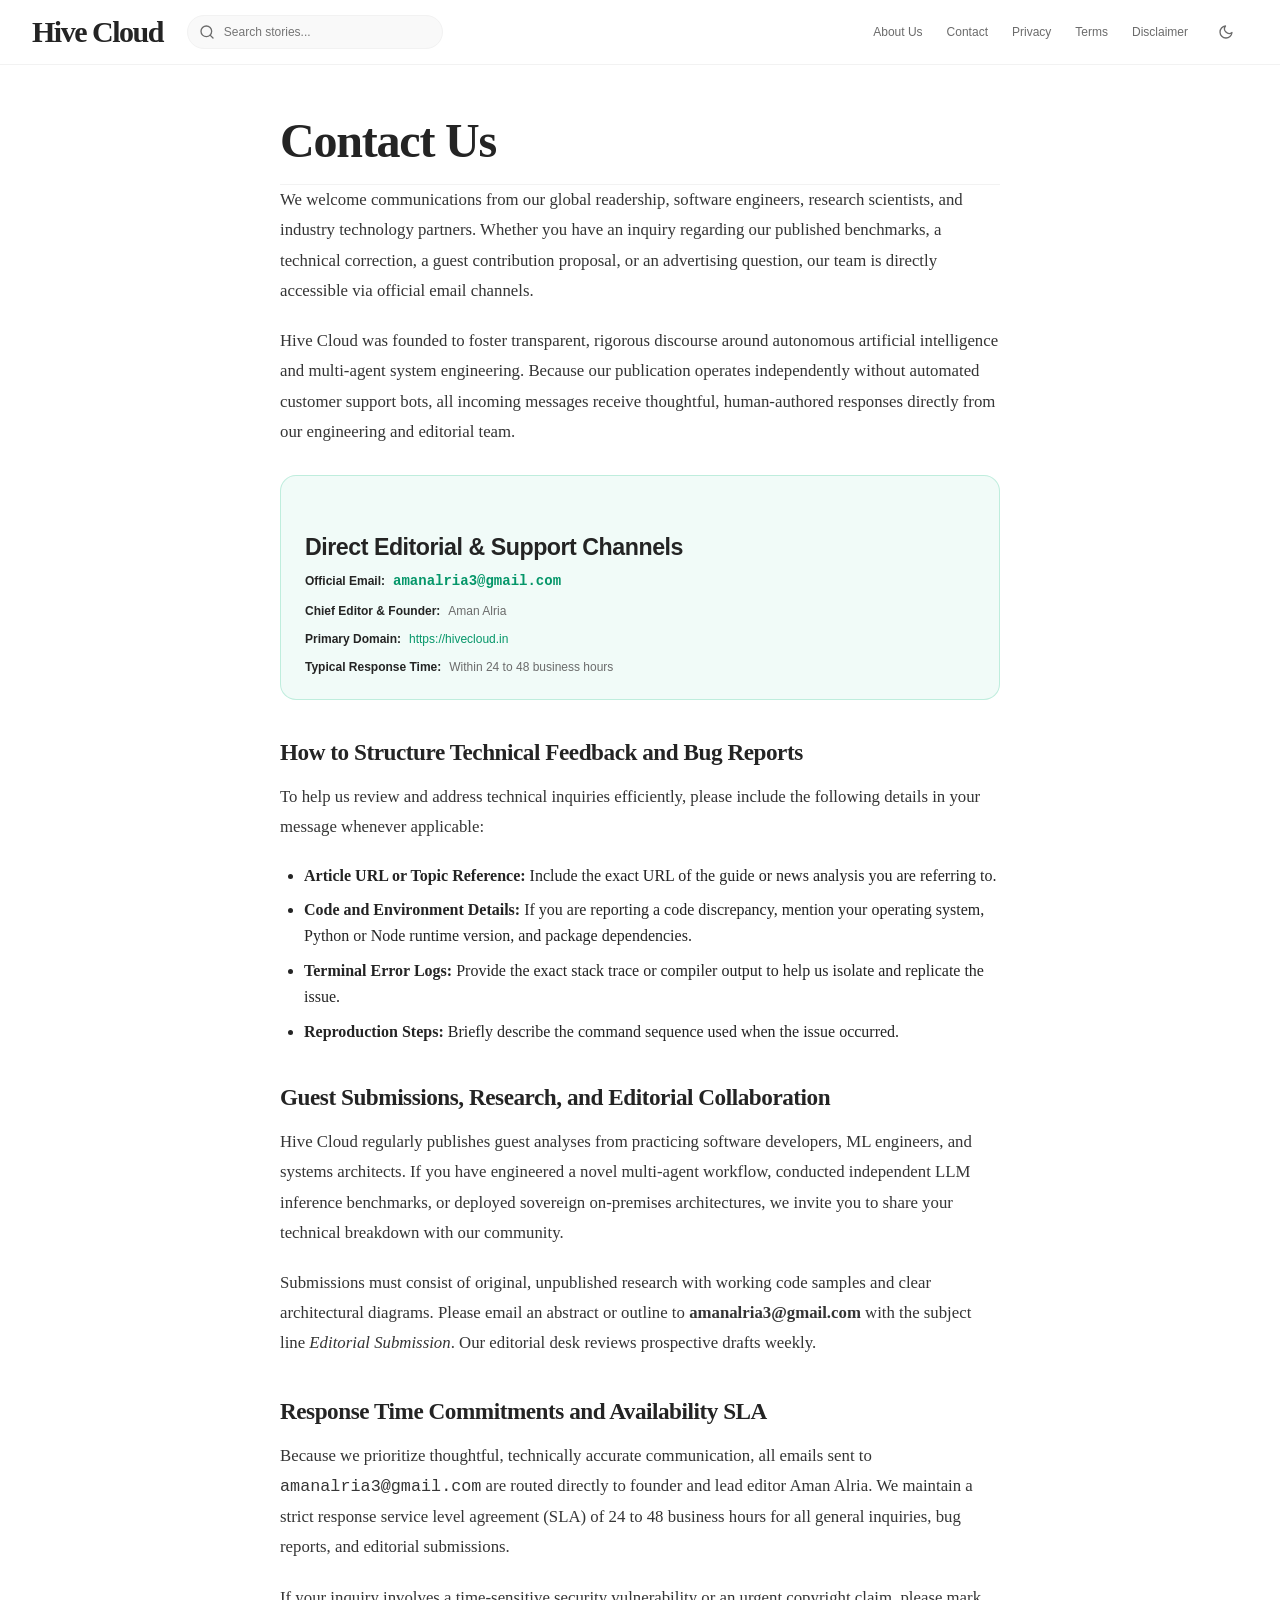
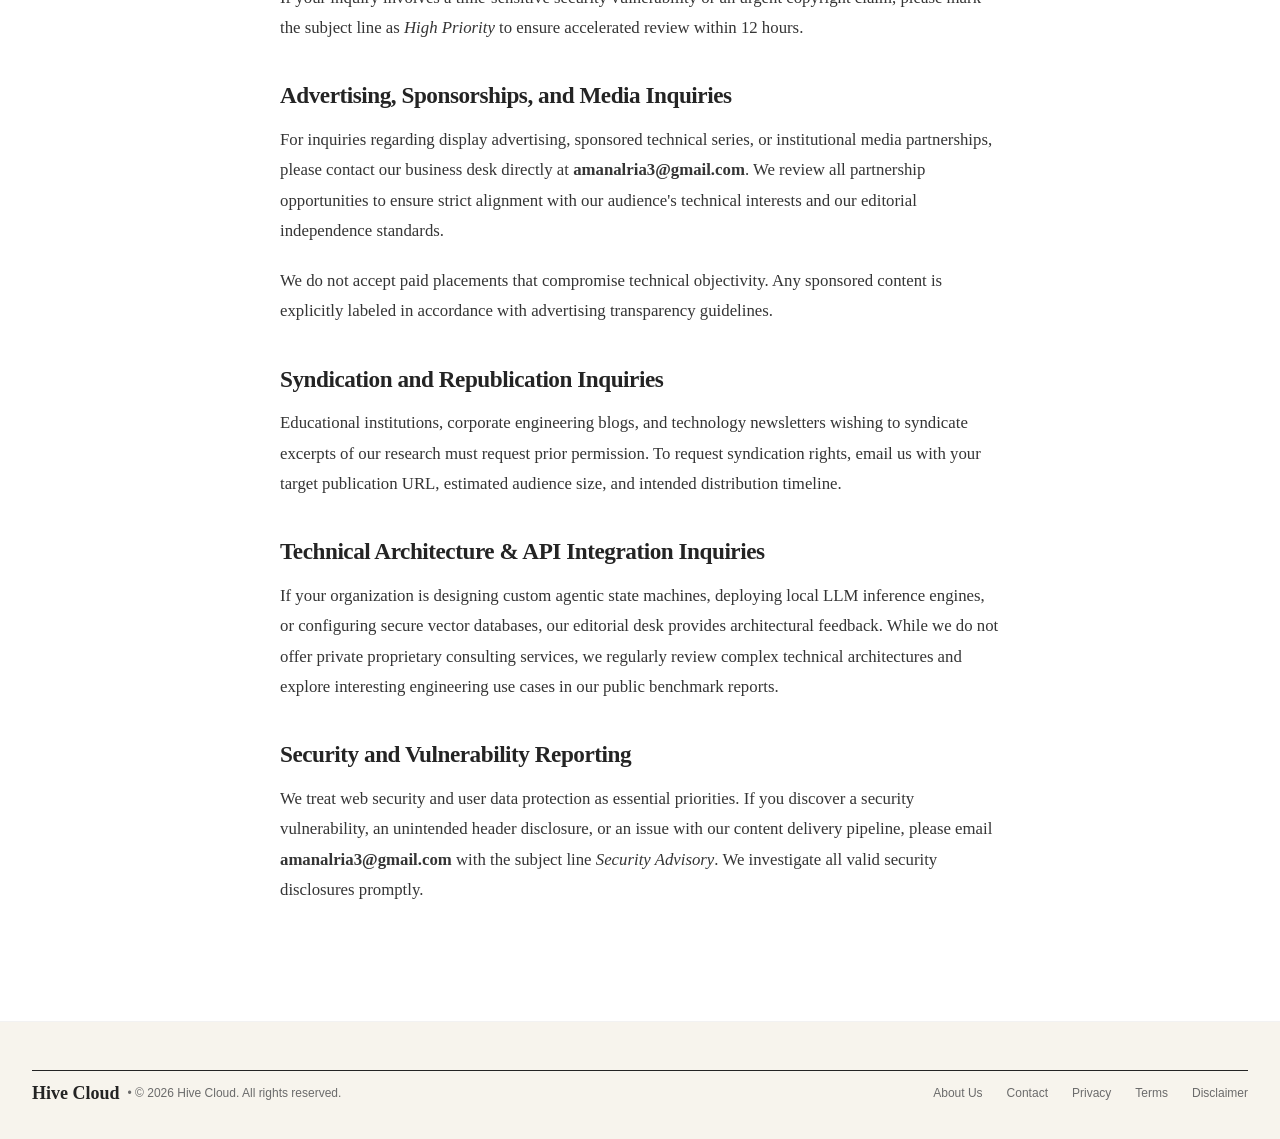
<file: contact.html>
<!DOCTYPE html>
<html lang="en" class="light">
<head>
    <meta charset="UTF-8">
    <meta name="viewport" content="width=device-width, initial-scale=1.0">
    <title>Contact Us – Hive Cloud</title>
    <meta name="description" content="Contact Us for Hive Cloud. Independent engineering publication focused on agentic AI, software architecture, and multi-agent systems.">
    <meta name="robots" content="noindex, nofollow">
    <link rel="canonical" href="https://hivecloud.in/contact">
    <link rel="preconnect" href="https://fonts.googleapis.com">
    <link rel="preconnect" href="https://fonts.gstatic.com" crossorigin>
    <link href="https://fonts.googleapis.com/css2?family=Plus+Jakarta+Sans:wght@400;500;600;700;800&family=Lora:ital,wght@0,400;0,500;0,600;0,700;1,400;1,600&family=Fira+Code:wght@400;500&display=swap" rel="stylesheet">
    <script>
        (function() {
            const savedTheme = localStorage.getItem('theme');
            const prefersDark = window.matchMedia('(prefers-color-scheme: dark)').matches;
            if (savedTheme === 'dark' || (!savedTheme && prefersDark)) {
                document.documentElement.classList.add('dark');
            } else {
                document.documentElement.classList.remove('dark');
            }
            try {
                const raw = localStorage.getItem('cached_settings');
                if (raw) {
                    const s = JSON.parse(raw);
                    if (s.brand_color) document.documentElement.style.setProperty('--accent-green', s.brand_color);
                    if (s.favicon_url) {
                        let link = document.querySelector("link[rel~='icon']");
                        if (!link) { link = document.createElement('link'); link.rel = 'icon'; document.head.appendChild(link); }
                        link.href = s.favicon_url;
                    }
                }
            } catch(e) {}
        })();
    </script>
    <link rel="stylesheet" href="/styles.css">
    <style>
        .legal-prose p { margin-bottom: 1.25rem; line-height: 1.8; font-size: 1.05rem; color: var(--text-primary); opacity: 0.92; }
        .legal-prose h2 { font-size: 1.45rem; font-weight: 700; margin-top: 2.2rem; margin-bottom: 0.75rem; letter-spacing: -0.02em; color: var(--text-primary); }
        .legal-prose h3 { font-size: 1.15rem; font-weight: 600; margin-top: 1.5rem; margin-bottom: 0.5rem; color: var(--text-primary); }
        .legal-prose ul, .legal-prose ol { margin-bottom: 1.25rem; padding-left: 1.5rem; color: var(--text-primary); }
        .legal-prose li { margin-bottom: 0.5rem; line-height: 1.65; list-style-type: disc; }
        .legal-prose strong { font-weight: 700; color: var(--text-primary); }
        .contact-box { background: rgba(16, 185, 129, 0.06); border: 1px solid rgba(16, 185, 129, 0.22); border-radius: 1rem; padding: 1.5rem; margin: 1.75rem 0; }
    </style>
</head>
<body class="theme-bg theme-text font-sans antialiased overflow-x-hidden w-full min-h-screen flex flex-col justify-between">

    <!-- 1. Header Navigation Bar (Matches Homepage) -->
    <header class="w-full border-b theme-border sticky top-0 z-50 theme-bg px-4 sm:px-8 py-2.5">
        <div class="max-w-7xl mx-auto flex items-center justify-between gap-4">
            
            <!-- Left: Wordmark Logo + Search Input -->
            <div class="flex items-center gap-6">
                <a href="/" class="flex items-center gap-2 group shrink-0" aria-label="Homepage">
                    <span class="font-serif font-black text-2xl sm:text-3xl tracking-tighter theme-text site-logo-text"><script>(function(){try{const c=localStorage.getItem('cached_settings');document.write(c?JSON.parse(c).site_name||'Hive Cloud':'Hive Cloud');}catch(e){document.write('Hive Cloud');}})();</script></span>
                </a>

                <!-- Search Bar -->
                <div class="hidden sm:flex items-center relative">
                    <svg class="w-4 h-4 absolute left-3 theme-muted" viewBox="0 0 24 24" fill="none" stroke="currentColor" stroke-width="2" stroke-linecap="round" stroke-linejoin="round">
                        <circle cx="11" cy="11" r="8"></circle>
                        <line x1="21" y1="21" x2="16.65" y2="16.65"></line>
                    </svg>
                    <input type="text" onclick="window.location.href='/'" onfocus="window.location.href='/'" placeholder="Search stories..." aria-label="Search stories" class="pl-9 pr-4 py-2 rounded-full theme-search-bg text-xs theme-text border theme-border focus:border-zinc-400 outline-none w-48 lg:w-64 cursor-pointer transition-all">
                </div>
            </div>

            <!-- Right Navigation & Controls -->
            <div class="flex items-center gap-4 text-xs font-sans">
                <nav class="hidden md:flex items-center gap-6 theme-muted font-medium">
                    <a href="/about" class="hover:theme-text transition-colors">About Us</a>
                    <a href="/contact" class="hover:theme-text transition-colors">Contact</a>
                    <a href="/privacy" class="hover:theme-text transition-colors">Privacy</a>
                    <a href="/terms" class="hover:theme-text transition-colors">Terms</a>
                    <a href="/disclaimer" class="hover:theme-text transition-colors">Disclaimer</a>
                </nav>

                <!-- Light / Dark Theme Toggle -->
                <button type="button" onclick="window.toggleTheme()" aria-label="Toggle Light and Dark Theme" class="framer-tap p-2 rounded-full theme-muted hover:theme-text hover:bg-zinc-100 dark:hover:bg-zinc-800 transition-colors flex items-center justify-center cursor-pointer">
                    <svg class="themeSunSvg w-4 h-4 hidden" viewBox="0 0 24 24" fill="none" stroke="currentColor" stroke-width="2" stroke-linecap="round" stroke-linejoin="round">
                        <circle cx="12" cy="12" r="5"></circle>
                        <line x1="12" y1="1" x2="12" y2="3"></line>
                        <line x1="12" y1="21" x2="12" y2="23"></line>
                        <line x1="4.22" y1="4.22" x2="5.64" y2="5.64"></line>
                        <line x1="18.36" y1="18.36" x2="19.78" y2="19.78"></line>
                        <line x1="1" y1="12" x2="3" y2="12"></line>
                        <line x1="21" y1="12" x2="23" y2="12"></line>
                        <line x1="4.22" y1="19.78" x2="5.64" y2="18.36"></line>
                        <line x1="18.36" y1="5.64" x2="19.78" y2="4.22"></line>
                    </svg>
                    <svg class="themeMoonSvg w-4 h-4" viewBox="0 0 24 24" fill="none" stroke="currentColor" stroke-width="2" stroke-linecap="round" stroke-linejoin="round">
                        <path d="M21 12.79A9 9 0 1 1 11.21 3 7 7 0 0 0 21 12.79z"></path>
                    </svg>
                </button>

                <!-- Mobile Hamburger Menu Button -->
                <button type="button" onclick="window.openMobileDrawer()" class="flex md:hidden framer-tap p-2 rounded-lg theme-muted hover:theme-text cursor-pointer" aria-label="Open navigation menu">
                    <svg class="w-6 h-6" viewBox="0 0 24 24" fill="none" stroke="currentColor" stroke-width="2" stroke-linecap="round" stroke-linejoin="round">
                        <line x1="3" y1="12" x2="21" y2="12"></line>
                        <line x1="3" y1="6" x2="21" y2="6"></line>
                        <line x1="3" y1="18" x2="21" y2="18"></line>
                    </svg>
                </button>
            </div>
        </div>
    </header>
<main class="max-w-3xl mx-auto px-4 sm:px-6 py-12 flex-1 w-full">
 <div class="mb-10 pb-4 border-b theme-border">
 <h1 class="text-3xl sm:text-5xl font-serif font-bold tracking-tight theme-text">Contact Us</h1>
 </div>

 <article class="legal-prose font-serif">
 <p>We welcome communications from our global readership, software engineers, research scientists, and industry technology partners. Whether you have an inquiry regarding our published benchmarks, a technical correction, a guest contribution proposal, or an advertising question, our team is directly accessible via official email channels.</p>

 <p>Hive Cloud was founded to foster transparent, rigorous discourse around autonomous artificial intelligence and multi-agent system engineering. Because our publication operates independently without automated customer support bots, all incoming messages receive thoughtful, human-authored responses directly from our engineering and editorial team.</p>

 <div class="contact-box font-sans not-prose my-6">
 <h2 class="text-base font-bold theme-text mb-2">Direct Editorial & Support Channels</h2>
 <div class="space-y-3 text-xs">
 <div class="flex items-center gap-2">
 <span class="font-semibold theme-text">Official Email:</span>
 <a href="mailto:amanalria3@gmail.com" class="font-mono text-emerald-600 font-bold underline text-sm">amanalria3@gmail.com</a>
 </div>
 <div class="flex items-center gap-2">
 <span class="font-semibold theme-text">Chief Editor & Founder:</span>
 <span class="theme-muted">Aman Alria</span>
 </div>
 <div class="flex items-center gap-2">
 <span class="font-semibold theme-text">Primary Domain:</span>
 <a href="https://hivecloud.in" class="text-emerald-600 underline">https://hivecloud.in</a>
 </div>
 <div class="flex items-center gap-2">
 <span class="font-semibold theme-text">Typical Response Time:</span>
 <span class="theme-muted">Within 24 to 48 business hours</span>
 </div>
 </div>
 </div>

 <h2>How to Structure Technical Feedback and Bug Reports</h2>
 <p>To help us review and address technical inquiries efficiently, please include the following details in your message whenever applicable:</p>

 <ul>
 <li><strong>Article URL or Topic Reference:</strong> Include the exact URL of the guide or news analysis you are referring to.</li>
 <li><strong>Code and Environment Details:</strong> If you are reporting a code discrepancy, mention your operating system, Python or Node runtime version, and package dependencies.</li>
 <li><strong>Terminal Error Logs:</strong> Provide the exact stack trace or compiler output to help us isolate and replicate the issue.</li>
 <li><strong>Reproduction Steps:</strong> Briefly describe the command sequence used when the issue occurred.</li>
 </ul>

 <h2>Guest Submissions, Research, and Editorial Collaboration</h2>
 <p>Hive Cloud regularly publishes guest analyses from practicing software developers, ML engineers, and systems architects. If you have engineered a novel multi-agent workflow, conducted independent LLM inference benchmarks, or deployed sovereign on-premises architectures, we invite you to share your technical breakdown with our community.</p>

 <p>Submissions must consist of original, unpublished research with working code samples and clear architectural diagrams. Please email an abstract or outline to <strong>amanalria3@gmail.com</strong> with the subject line <em>Editorial Submission</em>. Our editorial desk reviews prospective drafts weekly.</p>

 <h2>Response Time Commitments and Availability SLA</h2>
 <p>Because we prioritize thoughtful, technically accurate communication, all emails sent to <code>amanalria3@gmail.com</code> are routed directly to founder and lead editor Aman Alria. We maintain a strict response service level agreement (SLA) of 24 to 48 business hours for all general inquiries, bug reports, and editorial submissions.</p>

 <p>If your inquiry involves a time-sensitive security vulnerability or an urgent copyright claim, please mark the subject line as <em>High Priority</em> to ensure accelerated review within 12 hours.</p>

 <h2>Advertising, Sponsorships, and Media Inquiries</h2>
 <p>For inquiries regarding display advertising, sponsored technical series, or institutional media partnerships, please contact our business desk directly at <strong>amanalria3@gmail.com</strong>. We review all partnership opportunities to ensure strict alignment with our audience's technical interests and our editorial independence standards.</p>

 <p>We do not accept paid placements that compromise technical objectivity. Any sponsored content is explicitly labeled in accordance with advertising transparency guidelines.</p>

 <h2>Syndication and Republication Inquiries</h2>
 <p>Educational institutions, corporate engineering blogs, and technology newsletters wishing to syndicate excerpts of our research must request prior permission. To request syndication rights, email us with your target publication URL, estimated audience size, and intended distribution timeline.</p>

 <h2>Technical Architecture & API Integration Inquiries</h2>
 <p>If your organization is designing custom agentic state machines, deploying local LLM inference engines, or configuring secure vector databases, our editorial desk provides architectural feedback. While we do not offer private proprietary consulting services, we regularly review complex technical architectures and explore interesting engineering use cases in our public benchmark reports.</p>

 <h2>Security and Vulnerability Reporting</h2>
 <p>We treat web security and user data protection as essential priorities. If you discover a security vulnerability, an unintended header disclosure, or an issue with our content delivery pipeline, please email <strong>amanalria3@gmail.com</strong> with the subject line <em>Security Advisory</em>. We investigate all valid security disclosures promptly.</p>
 </article>
</main>
    <!-- 5. Footer (Matches Homepage) -->
    <footer class="border-t theme-border theme-hero-bg w-full py-8 px-4 sm:px-8 mt-12 font-sans text-xs">
        <div class="max-w-7xl mx-auto space-y-4">
            <div id="footerSocialLinks" class="flex flex-wrap items-center justify-center sm:justify-start gap-4 text-xs theme-muted font-medium"></div>
            <div class="flex flex-col sm:flex-row items-center justify-between gap-4 pt-2 border-t theme-border/60">
                <div class="flex items-center gap-2">
                    <a href="/" class="font-serif font-black text-lg theme-text site-logo-text"><script>(function(){try{const c=localStorage.getItem('cached_settings');document.write(c?JSON.parse(c).site_name||'Hive Cloud':'Hive Cloud');}catch(e){document.write('Hive Cloud');}})();</script></a>
                    <span class="theme-muted site-copyright-text">• © 2026 Hive Cloud. All rights reserved.</span>
                </div>
                <div class="flex flex-wrap items-center justify-center gap-4 sm:gap-6 theme-muted text-xs font-medium">
                    <a href="/about" class="hover:theme-text transition-colors">About Us</a>
                    <a href="/contact" class="hover:theme-text transition-colors">Contact</a>
                    <a href="/privacy" class="hover:theme-text transition-colors">Privacy</a>
                    <a href="/terms" class="hover:theme-text transition-colors">Terms</a>
                    <a href="/disclaimer" class="hover:theme-text transition-colors">Disclaimer</a>
                </div>
            </div>
        </div>
    </footer>

    <!-- 6. Mobile Side-Drawer Navigation -->
    <div id="mobileDrawer" style="display: none;" class="fixed inset-0 z-[9999] bg-black/75 backdrop-blur-md flex justify-end" onclick="window.closeMobileDrawer()">
        <div class="drawer-content-animate theme-card border-l theme-border w-full max-w-xs h-full p-6 space-y-6 flex flex-col justify-between shadow-2xl overflow-y-auto" onclick="event.stopPropagation()">
            
            <div class="space-y-6">
                <!-- Top Header in Drawer -->
                <div class="flex items-center justify-between border-b theme-border pb-4">
                    <span class="font-serif font-black text-2xl tracking-tighter theme-text site-logo-text"><script>(function(){try{const c=localStorage.getItem('cached_settings');document.write(c?JSON.parse(c).site_name||'Hive Cloud':'Hive Cloud');}catch(e){document.write('Hive Cloud');}})();</script></span>
                    <button type="button" onclick="window.closeMobileDrawer()" class="framer-tap p-1.5 text-zinc-400 hover:theme-text cursor-pointer" aria-label="Close menu">
                        <svg class="w-6 h-6" viewBox="0 0 24 24" fill="none" stroke="currentColor" stroke-width="2" stroke-linecap="round" stroke-linejoin="round">
                            <line x1="18" y1="6" x2="6" y2="18"></line>
                            <line x1="6" y1="6" x2="18" y2="18"></line>
                        </svg>
                    </button>
                </div>

                <!-- Theme Toggle Inside Drawer -->
                <div class="space-y-2">
                    <label class="text-[11px] font-mono uppercase tracking-wider theme-muted">Appearance</label>
                    <button type="button" onclick="window.toggleTheme()" class="w-full flex items-center justify-between p-3 rounded-xl theme-bg border theme-border hover:border-zinc-400 transition-colors cursor-pointer text-xs font-semibold theme-text">
                        <span class="flex items-center gap-2">
                            <span>Toggle Theme</span>
                        </span>
                        <span class="text-[11px] font-mono text-emerald-500 uppercase" id="currentThemeBadge">Light</span>
                    </button>
                </div>

                <!-- Important Pages Links -->
                <div class="space-y-2">
                    <label class="text-[11px] font-mono uppercase tracking-wider theme-muted">Navigation</label>
                    <nav class="space-y-1 text-sm font-medium">
                        <a href="/" class="block p-2.5 rounded-lg theme-text hover:theme-search-bg transition-colors font-bold text-emerald-600">Home Feed</a>
                        <a href="/about" class="block p-2.5 rounded-lg theme-text hover:theme-search-bg transition-colors">About Us</a>
                        <a href="/contact" class="block p-2.5 rounded-lg theme-text hover:theme-search-bg transition-colors">Contact</a>
                        <a href="/privacy" class="block p-2.5 rounded-lg theme-text hover:theme-search-bg transition-colors">Privacy Policy</a>
                        <a href="/terms" class="block p-2.5 rounded-lg theme-text hover:theme-search-bg transition-colors">Terms of Service</a>
                        <a href="/disclaimer" class="block p-2.5 rounded-lg theme-text hover:theme-search-bg transition-colors">Disclaimer</a>
                    </nav>
                </div>
            </div>

            <!-- Drawer Bottom CTA -->
            <div class="pt-4 border-t theme-border space-y-3">
                <a href="/" class="block text-center py-2.5 rounded-xl bg-zinc-900 dark:bg-zinc-100 text-white dark:text-zinc-900 font-semibold text-xs shadow-sm">
                    Back to Feed
                </a>
            </div>

        </div>
    </div>

    <script>
        window.toggleTheme = function() {
            const isDark = document.documentElement.classList.toggle('dark');
            localStorage.setItem('theme', isDark ? 'dark' : 'light');
            updateThemeIcons();
        };
        function updateThemeIcons() {
            const isDark = document.documentElement.classList.contains('dark');
            document.querySelectorAll('.themeSunSvg').forEach(el => el.classList.toggle('hidden', !isDark));
            document.querySelectorAll('.themeMoonSvg').forEach(el => el.classList.toggle('hidden', isDark));
            const badge = document.getElementById('currentThemeBadge');
            if (badge) badge.innerText = isDark ? 'Dark' : 'Light';
        }
        window.openMobileDrawer = function() {
            const drawer = document.getElementById('mobileDrawer');
            if (drawer) drawer.style.display = 'flex';
            document.body.style.overflow = 'hidden';
            updateThemeIcons();
        };
        window.closeMobileDrawer = function() {
            const drawer = document.getElementById('mobileDrawer');
            if (drawer) drawer.style.display = 'none';
            document.body.style.overflow = '';
        };
        document.addEventListener('DOMContentLoaded', updateThemeIcons);
    </script>
</body>
</html>
</file>
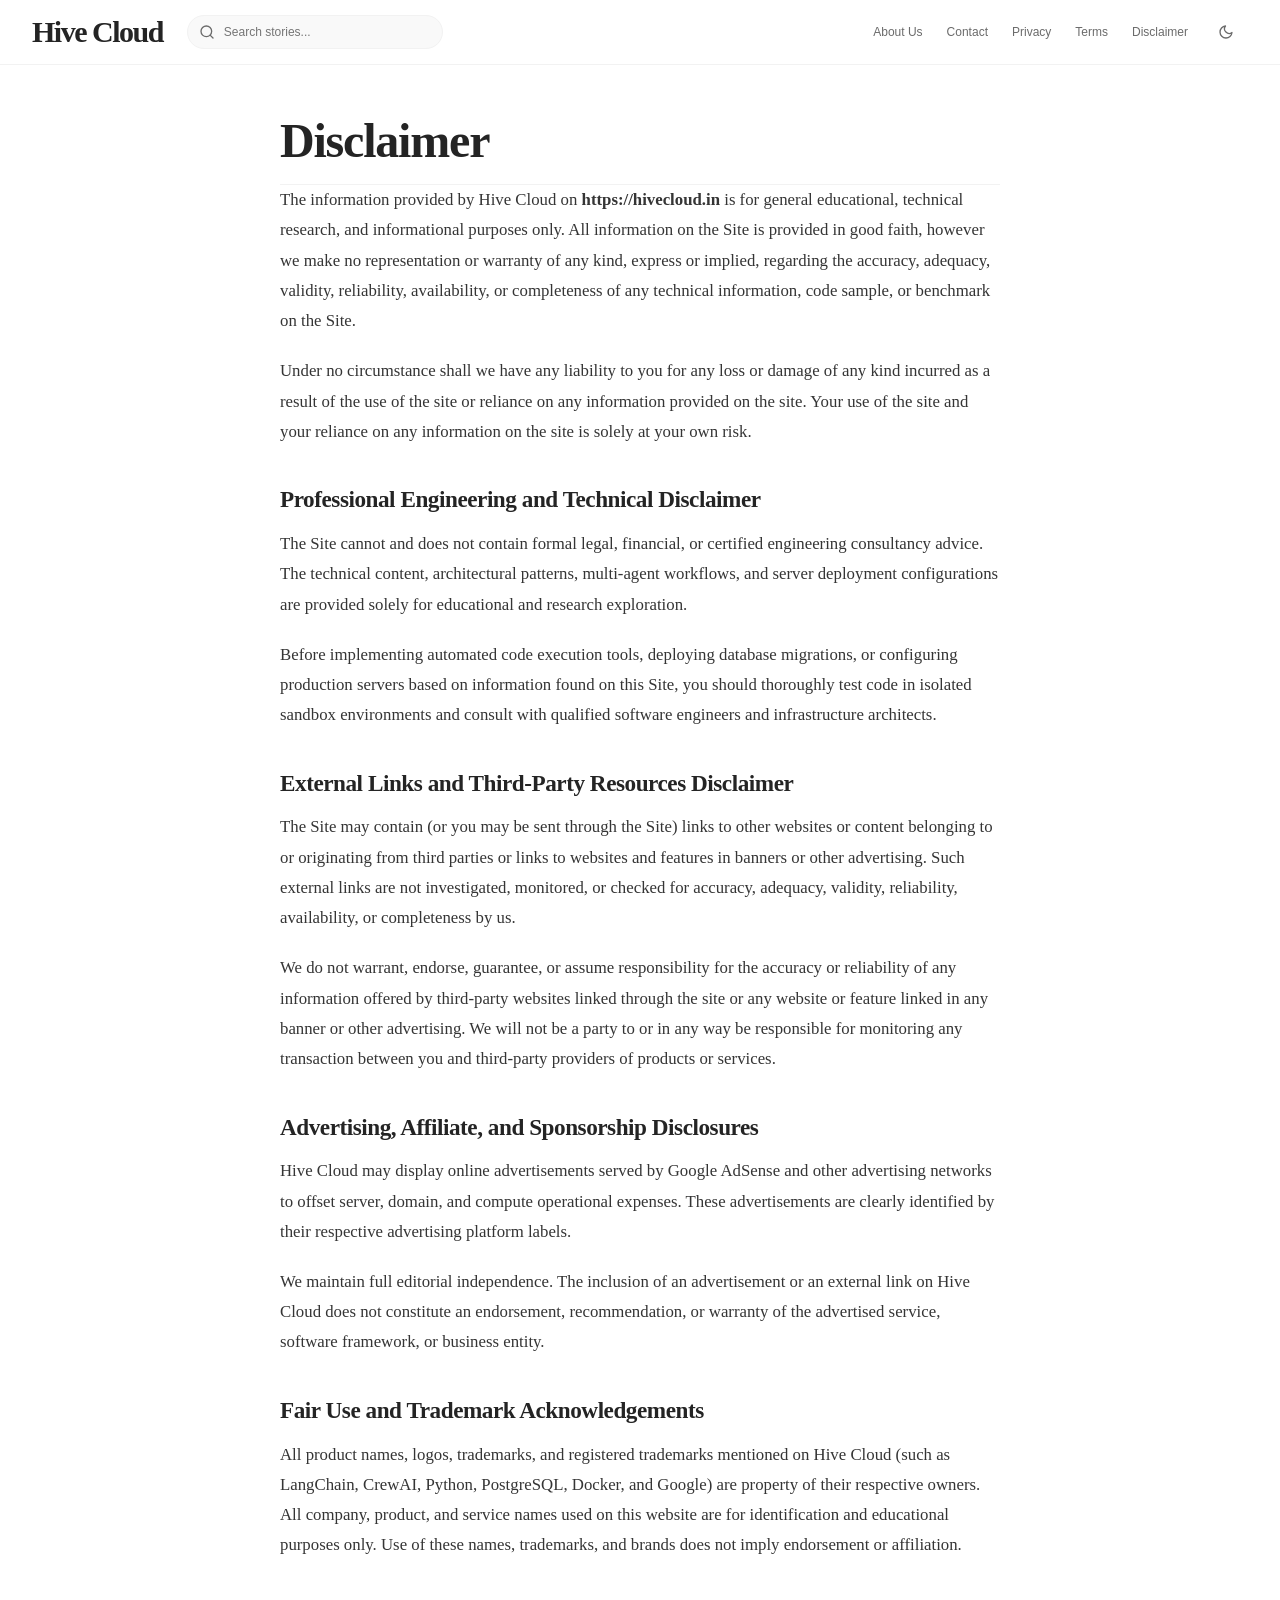
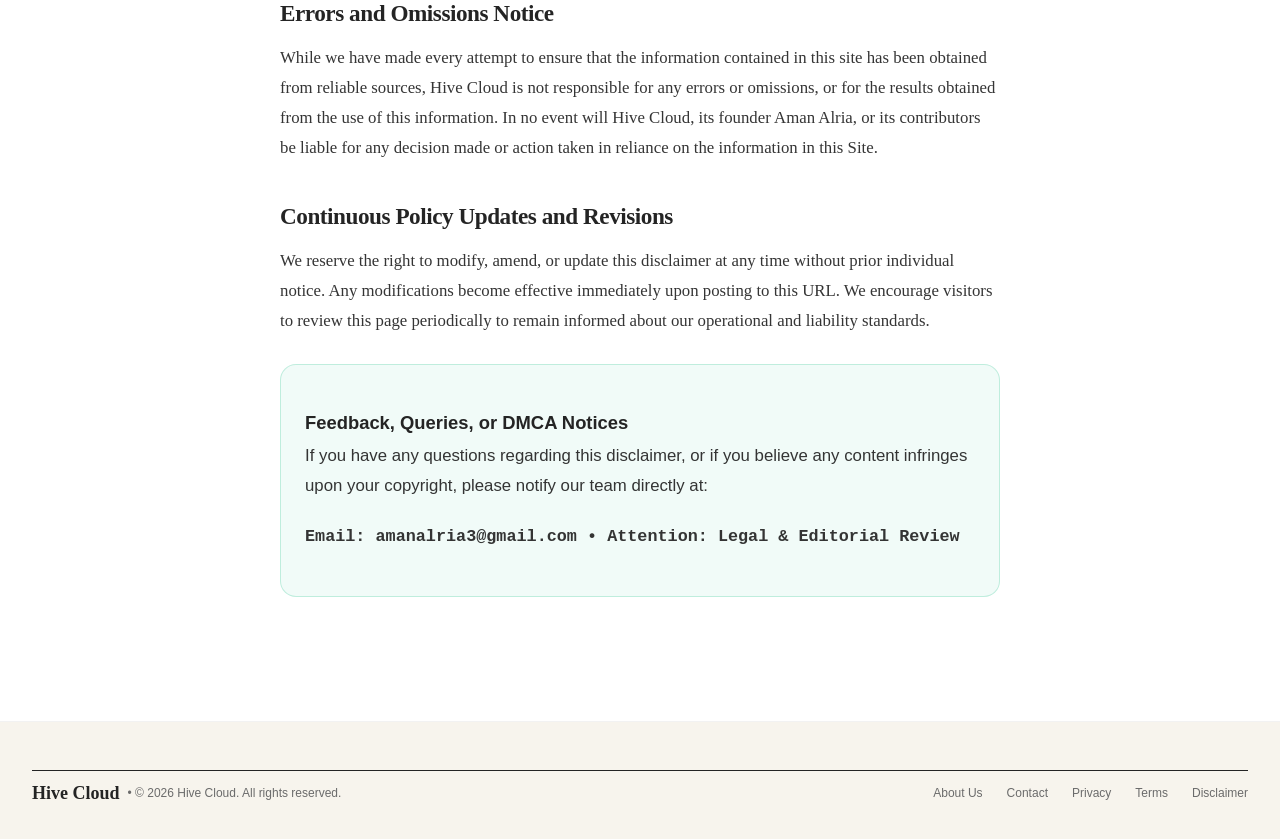
<file: disclaimer.html>
<!DOCTYPE html>
<html lang="en" class="light">
<head>
    <meta charset="UTF-8">
    <meta name="viewport" content="width=device-width, initial-scale=1.0">
    <title>Disclaimer – Hive Cloud</title>
    <meta name="description" content="Disclaimer for Hive Cloud. Independent engineering publication focused on agentic AI, software architecture, and multi-agent systems.">
    <meta name="robots" content="noindex, nofollow">
    <link rel="canonical" href="https://hivecloud.in/disclaimer">
    <link rel="preconnect" href="https://fonts.googleapis.com">
    <link rel="preconnect" href="https://fonts.gstatic.com" crossorigin>
    <link href="https://fonts.googleapis.com/css2?family=Plus+Jakarta+Sans:wght@400;500;600;700;800&family=Lora:ital,wght@0,400;0,500;0,600;0,700;1,400;1,600&family=Fira+Code:wght@400;500&display=swap" rel="stylesheet">
    <script>
        (function() {
            const savedTheme = localStorage.getItem('theme');
            const prefersDark = window.matchMedia('(prefers-color-scheme: dark)').matches;
            if (savedTheme === 'dark' || (!savedTheme && prefersDark)) {
                document.documentElement.classList.add('dark');
            } else {
                document.documentElement.classList.remove('dark');
            }
            try {
                const raw = localStorage.getItem('cached_settings');
                if (raw) {
                    const s = JSON.parse(raw);
                    if (s.brand_color) document.documentElement.style.setProperty('--accent-green', s.brand_color);
                    if (s.favicon_url) {
                        let link = document.querySelector("link[rel~='icon']");
                        if (!link) { link = document.createElement('link'); link.rel = 'icon'; document.head.appendChild(link); }
                        link.href = s.favicon_url;
                    }
                }
            } catch(e) {}
        })();
    </script>
    <link rel="stylesheet" href="/styles.css">
    <style>
        .legal-prose p { margin-bottom: 1.25rem; line-height: 1.8; font-size: 1.05rem; color: var(--text-primary); opacity: 0.92; }
        .legal-prose h2 { font-size: 1.45rem; font-weight: 700; margin-top: 2.2rem; margin-bottom: 0.75rem; letter-spacing: -0.02em; color: var(--text-primary); }
        .legal-prose h3 { font-size: 1.15rem; font-weight: 600; margin-top: 1.5rem; margin-bottom: 0.5rem; color: var(--text-primary); }
        .legal-prose ul, .legal-prose ol { margin-bottom: 1.25rem; padding-left: 1.5rem; color: var(--text-primary); }
        .legal-prose li { margin-bottom: 0.5rem; line-height: 1.65; list-style-type: disc; }
        .legal-prose strong { font-weight: 700; color: var(--text-primary); }
        .contact-box { background: rgba(16, 185, 129, 0.06); border: 1px solid rgba(16, 185, 129, 0.22); border-radius: 1rem; padding: 1.5rem; margin: 1.75rem 0; }
    </style>
</head>
<body class="theme-bg theme-text font-sans antialiased overflow-x-hidden w-full min-h-screen flex flex-col justify-between">

    <!-- 1. Header Navigation Bar (Matches Homepage) -->
    <header class="w-full border-b theme-border sticky top-0 z-50 theme-bg px-4 sm:px-8 py-2.5">
        <div class="max-w-7xl mx-auto flex items-center justify-between gap-4">
            
            <!-- Left: Wordmark Logo + Search Input -->
            <div class="flex items-center gap-6">
                <a href="/" class="flex items-center gap-2 group shrink-0" aria-label="Homepage">
                    <span class="font-serif font-black text-2xl sm:text-3xl tracking-tighter theme-text site-logo-text"><script>(function(){try{const c=localStorage.getItem('cached_settings');document.write(c?JSON.parse(c).site_name||'Hive Cloud':'Hive Cloud');}catch(e){document.write('Hive Cloud');}})();</script></span>
                </a>

                <!-- Search Bar -->
                <div class="hidden sm:flex items-center relative">
                    <svg class="w-4 h-4 absolute left-3 theme-muted" viewBox="0 0 24 24" fill="none" stroke="currentColor" stroke-width="2" stroke-linecap="round" stroke-linejoin="round">
                        <circle cx="11" cy="11" r="8"></circle>
                        <line x1="21" y1="21" x2="16.65" y2="16.65"></line>
                    </svg>
                    <input type="text" onclick="window.location.href='/'" onfocus="window.location.href='/'" placeholder="Search stories..." aria-label="Search stories" class="pl-9 pr-4 py-2 rounded-full theme-search-bg text-xs theme-text border theme-border focus:border-zinc-400 outline-none w-48 lg:w-64 cursor-pointer transition-all">
                </div>
            </div>

            <!-- Right Navigation & Controls -->
            <div class="flex items-center gap-4 text-xs font-sans">
                <nav class="hidden md:flex items-center gap-6 theme-muted font-medium">
                    <a href="/about" class="hover:theme-text transition-colors">About Us</a>
                    <a href="/contact" class="hover:theme-text transition-colors">Contact</a>
                    <a href="/privacy" class="hover:theme-text transition-colors">Privacy</a>
                    <a href="/terms" class="hover:theme-text transition-colors">Terms</a>
                    <a href="/disclaimer" class="hover:theme-text transition-colors">Disclaimer</a>
                </nav>

                <!-- Light / Dark Theme Toggle -->
                <button type="button" onclick="window.toggleTheme()" aria-label="Toggle Light and Dark Theme" class="framer-tap p-2 rounded-full theme-muted hover:theme-text hover:bg-zinc-100 dark:hover:bg-zinc-800 transition-colors flex items-center justify-center cursor-pointer">
                    <svg class="themeSunSvg w-4 h-4 hidden" viewBox="0 0 24 24" fill="none" stroke="currentColor" stroke-width="2" stroke-linecap="round" stroke-linejoin="round">
                        <circle cx="12" cy="12" r="5"></circle>
                        <line x1="12" y1="1" x2="12" y2="3"></line>
                        <line x1="12" y1="21" x2="12" y2="23"></line>
                        <line x1="4.22" y1="4.22" x2="5.64" y2="5.64"></line>
                        <line x1="18.36" y1="18.36" x2="19.78" y2="19.78"></line>
                        <line x1="1" y1="12" x2="3" y2="12"></line>
                        <line x1="21" y1="12" x2="23" y2="12"></line>
                        <line x1="4.22" y1="19.78" x2="5.64" y2="18.36"></line>
                        <line x1="18.36" y1="5.64" x2="19.78" y2="4.22"></line>
                    </svg>
                    <svg class="themeMoonSvg w-4 h-4" viewBox="0 0 24 24" fill="none" stroke="currentColor" stroke-width="2" stroke-linecap="round" stroke-linejoin="round">
                        <path d="M21 12.79A9 9 0 1 1 11.21 3 7 7 0 0 0 21 12.79z"></path>
                    </svg>
                </button>

                <!-- Mobile Hamburger Menu Button -->
                <button type="button" onclick="window.openMobileDrawer()" class="flex md:hidden framer-tap p-2 rounded-lg theme-muted hover:theme-text cursor-pointer" aria-label="Open navigation menu">
                    <svg class="w-6 h-6" viewBox="0 0 24 24" fill="none" stroke="currentColor" stroke-width="2" stroke-linecap="round" stroke-linejoin="round">
                        <line x1="3" y1="12" x2="21" y2="12"></line>
                        <line x1="3" y1="6" x2="21" y2="6"></line>
                        <line x1="3" y1="18" x2="21" y2="18"></line>
                    </svg>
                </button>
            </div>
        </div>
    </header>
<main class="max-w-3xl mx-auto px-4 sm:px-6 py-12 flex-1 w-full">
 <div class="mb-10 pb-4 border-b theme-border">
 <h1 class="text-3xl sm:text-5xl font-serif font-bold tracking-tight theme-text">Disclaimer</h1>
 </div>

 <article class="legal-prose font-serif">
 <p>The information provided by Hive Cloud on <strong>https://hivecloud.in</strong> is for general educational, technical research, and informational purposes only. All information on the Site is provided in good faith, however we make no representation or warranty of any kind, express or implied, regarding the accuracy, adequacy, validity, reliability, availability, or completeness of any technical information, code sample, or benchmark on the Site.</p>

 <p>Under no circumstance shall we have any liability to you for any loss or damage of any kind incurred as a result of the use of the site or reliance on any information provided on the site. Your use of the site and your reliance on any information on the site is solely at your own risk.</p>

 <h2>Professional Engineering and Technical Disclaimer</h2>
 <p>The Site cannot and does not contain formal legal, financial, or certified engineering consultancy advice. The technical content, architectural patterns, multi-agent workflows, and server deployment configurations are provided solely for educational and research exploration.</p>

 <p>Before implementing automated code execution tools, deploying database migrations, or configuring production servers based on information found on this Site, you should thoroughly test code in isolated sandbox environments and consult with qualified software engineers and infrastructure architects.</p>

 <h2>External Links and Third-Party Resources Disclaimer</h2>
 <p>The Site may contain (or you may be sent through the Site) links to other websites or content belonging to or originating from third parties or links to websites and features in banners or other advertising. Such external links are not investigated, monitored, or checked for accuracy, adequacy, validity, reliability, availability, or completeness by us.</p>

 <p>We do not warrant, endorse, guarantee, or assume responsibility for the accuracy or reliability of any information offered by third-party websites linked through the site or any website or feature linked in any banner or other advertising. We will not be a party to or in any way be responsible for monitoring any transaction between you and third-party providers of products or services.</p>

 <h2>Advertising, Affiliate, and Sponsorship Disclosures</h2>
 <p>Hive Cloud may display online advertisements served by Google AdSense and other advertising networks to offset server, domain, and compute operational expenses. These advertisements are clearly identified by their respective advertising platform labels.</p>

 <p>We maintain full editorial independence. The inclusion of an advertisement or an external link on Hive Cloud does not constitute an endorsement, recommendation, or warranty of the advertised service, software framework, or business entity.</p>

 <h2>Fair Use and Trademark Acknowledgements</h2>
 <p>All product names, logos, trademarks, and registered trademarks mentioned on Hive Cloud (such as LangChain, CrewAI, Python, PostgreSQL, Docker, and Google) are property of their respective owners. All company, product, and service names used on this website are for identification and educational purposes only. Use of these names, trademarks, and brands does not imply endorsement or affiliation.</p>

 <h2>Errors and Omissions Notice</h2>
 <p>While we have made every attempt to ensure that the information contained in this site has been obtained from reliable sources, Hive Cloud is not responsible for any errors or omissions, or for the results obtained from the use of this information. In no event will Hive Cloud, its founder Aman Alria, or its contributors be liable for any decision made or action taken in reliance on the information in this Site.</p>

 <h2>Continuous Policy Updates and Revisions</h2>
 <p>We reserve the right to modify, amend, or update this disclaimer at any time without prior individual notice. Any modifications become effective immediately upon posting to this URL. We encourage visitors to review this page periodically to remain informed about our operational and liability standards.</p>

 <div class="contact-box font-sans">
 <h3 class="text-sm font-bold theme-text mb-1">Feedback, Queries, or DMCA Notices</h3>
 <p class="text-xs theme-muted">If you have any questions regarding this disclaimer, or if you believe any content infringes upon your copyright, please notify our team directly at:</p>
 <p class="text-xs font-mono font-semibold text-emerald-600 mt-1">Email: <a href="mailto:amanalria3@gmail.com" class="underline">amanalria3@gmail.com</a> &bull; Attention: Legal & Editorial Review</p>
 </div>
 </article>
</main>
    <!-- 5. Footer (Matches Homepage) -->
    <footer class="border-t theme-border theme-hero-bg w-full py-8 px-4 sm:px-8 mt-12 font-sans text-xs">
        <div class="max-w-7xl mx-auto space-y-4">
            <div id="footerSocialLinks" class="flex flex-wrap items-center justify-center sm:justify-start gap-4 text-xs theme-muted font-medium"></div>
            <div class="flex flex-col sm:flex-row items-center justify-between gap-4 pt-2 border-t theme-border/60">
                <div class="flex items-center gap-2">
                    <a href="/" class="font-serif font-black text-lg theme-text site-logo-text"><script>(function(){try{const c=localStorage.getItem('cached_settings');document.write(c?JSON.parse(c).site_name||'Hive Cloud':'Hive Cloud');}catch(e){document.write('Hive Cloud');}})();</script></a>
                    <span class="theme-muted site-copyright-text">• © 2026 Hive Cloud. All rights reserved.</span>
                </div>
                <div class="flex flex-wrap items-center justify-center gap-4 sm:gap-6 theme-muted text-xs font-medium">
                    <a href="/about" class="hover:theme-text transition-colors">About Us</a>
                    <a href="/contact" class="hover:theme-text transition-colors">Contact</a>
                    <a href="/privacy" class="hover:theme-text transition-colors">Privacy</a>
                    <a href="/terms" class="hover:theme-text transition-colors">Terms</a>
                    <a href="/disclaimer" class="hover:theme-text transition-colors">Disclaimer</a>
                </div>
            </div>
        </div>
    </footer>

    <!-- 6. Mobile Side-Drawer Navigation -->
    <div id="mobileDrawer" style="display: none;" class="fixed inset-0 z-[9999] bg-black/75 backdrop-blur-md flex justify-end" onclick="window.closeMobileDrawer()">
        <div class="drawer-content-animate theme-card border-l theme-border w-full max-w-xs h-full p-6 space-y-6 flex flex-col justify-between shadow-2xl overflow-y-auto" onclick="event.stopPropagation()">
            
            <div class="space-y-6">
                <!-- Top Header in Drawer -->
                <div class="flex items-center justify-between border-b theme-border pb-4">
                    <span class="font-serif font-black text-2xl tracking-tighter theme-text site-logo-text"><script>(function(){try{const c=localStorage.getItem('cached_settings');document.write(c?JSON.parse(c).site_name||'Hive Cloud':'Hive Cloud');}catch(e){document.write('Hive Cloud');}})();</script></span>
                    <button type="button" onclick="window.closeMobileDrawer()" class="framer-tap p-1.5 text-zinc-400 hover:theme-text cursor-pointer" aria-label="Close menu">
                        <svg class="w-6 h-6" viewBox="0 0 24 24" fill="none" stroke="currentColor" stroke-width="2" stroke-linecap="round" stroke-linejoin="round">
                            <line x1="18" y1="6" x2="6" y2="18"></line>
                            <line x1="6" y1="6" x2="18" y2="18"></line>
                        </svg>
                    </button>
                </div>

                <!-- Theme Toggle Inside Drawer -->
                <div class="space-y-2">
                    <label class="text-[11px] font-mono uppercase tracking-wider theme-muted">Appearance</label>
                    <button type="button" onclick="window.toggleTheme()" class="w-full flex items-center justify-between p-3 rounded-xl theme-bg border theme-border hover:border-zinc-400 transition-colors cursor-pointer text-xs font-semibold theme-text">
                        <span class="flex items-center gap-2">
                            <span>Toggle Theme</span>
                        </span>
                        <span class="text-[11px] font-mono text-emerald-500 uppercase" id="currentThemeBadge">Light</span>
                    </button>
                </div>

                <!-- Important Pages Links -->
                <div class="space-y-2">
                    <label class="text-[11px] font-mono uppercase tracking-wider theme-muted">Navigation</label>
                    <nav class="space-y-1 text-sm font-medium">
                        <a href="/" class="block p-2.5 rounded-lg theme-text hover:theme-search-bg transition-colors font-bold text-emerald-600">Home Feed</a>
                        <a href="/about" class="block p-2.5 rounded-lg theme-text hover:theme-search-bg transition-colors">About Us</a>
                        <a href="/contact" class="block p-2.5 rounded-lg theme-text hover:theme-search-bg transition-colors">Contact</a>
                        <a href="/privacy" class="block p-2.5 rounded-lg theme-text hover:theme-search-bg transition-colors">Privacy Policy</a>
                        <a href="/terms" class="block p-2.5 rounded-lg theme-text hover:theme-search-bg transition-colors">Terms of Service</a>
                        <a href="/disclaimer" class="block p-2.5 rounded-lg theme-text hover:theme-search-bg transition-colors">Disclaimer</a>
                    </nav>
                </div>
            </div>

            <!-- Drawer Bottom CTA -->
            <div class="pt-4 border-t theme-border space-y-3">
                <a href="/" class="block text-center py-2.5 rounded-xl bg-zinc-900 dark:bg-zinc-100 text-white dark:text-zinc-900 font-semibold text-xs shadow-sm">
                    Back to Feed
                </a>
            </div>

        </div>
    </div>

    <script>
        window.toggleTheme = function() {
            const isDark = document.documentElement.classList.toggle('dark');
            localStorage.setItem('theme', isDark ? 'dark' : 'light');
            updateThemeIcons();
        };
        function updateThemeIcons() {
            const isDark = document.documentElement.classList.contains('dark');
            document.querySelectorAll('.themeSunSvg').forEach(el => el.classList.toggle('hidden', !isDark));
            document.querySelectorAll('.themeMoonSvg').forEach(el => el.classList.toggle('hidden', isDark));
            const badge = document.getElementById('currentThemeBadge');
            if (badge) badge.innerText = isDark ? 'Dark' : 'Light';
        }
        window.openMobileDrawer = function() {
            const drawer = document.getElementById('mobileDrawer');
            if (drawer) drawer.style.display = 'flex';
            document.body.style.overflow = 'hidden';
            updateThemeIcons();
        };
        window.closeMobileDrawer = function() {
            const drawer = document.getElementById('mobileDrawer');
            if (drawer) drawer.style.display = 'none';
            document.body.style.overflow = '';
        };
        document.addEventListener('DOMContentLoaded', updateThemeIcons);
    </script>
</body>
</html>
</file>
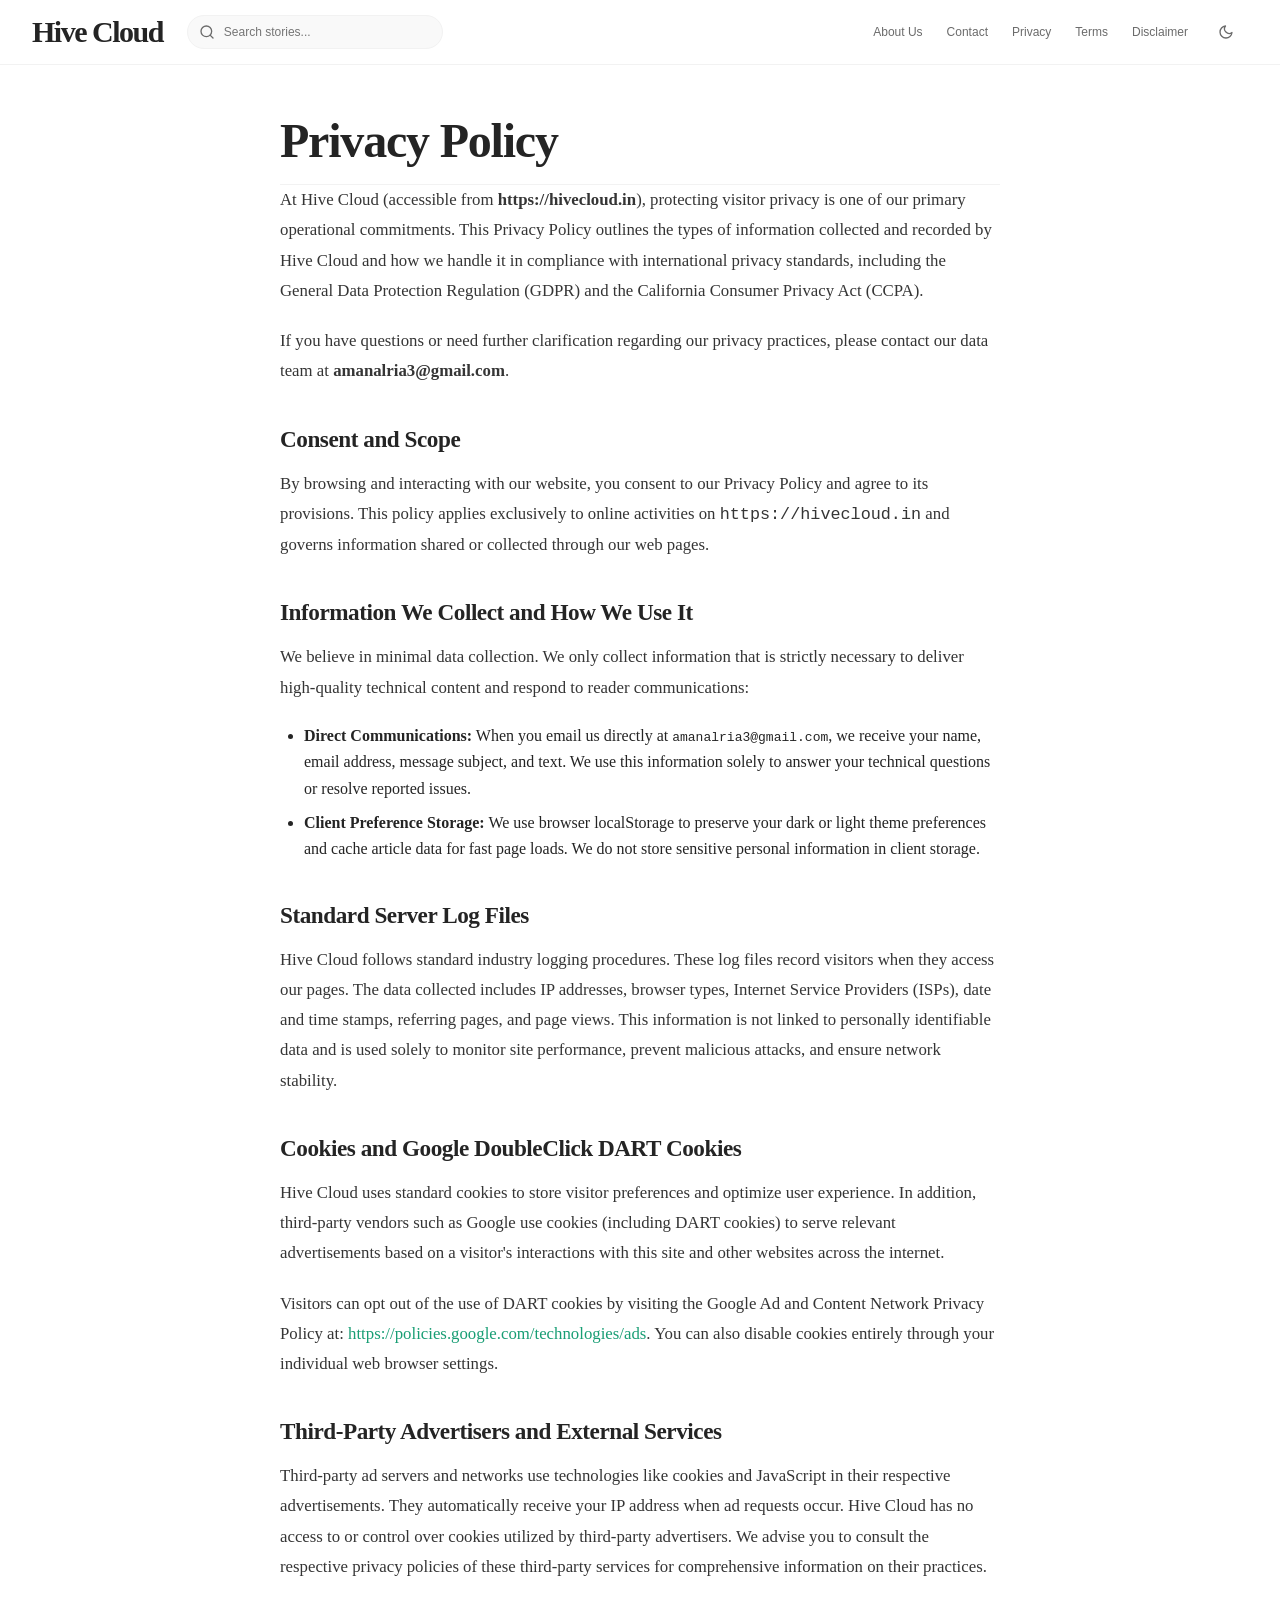
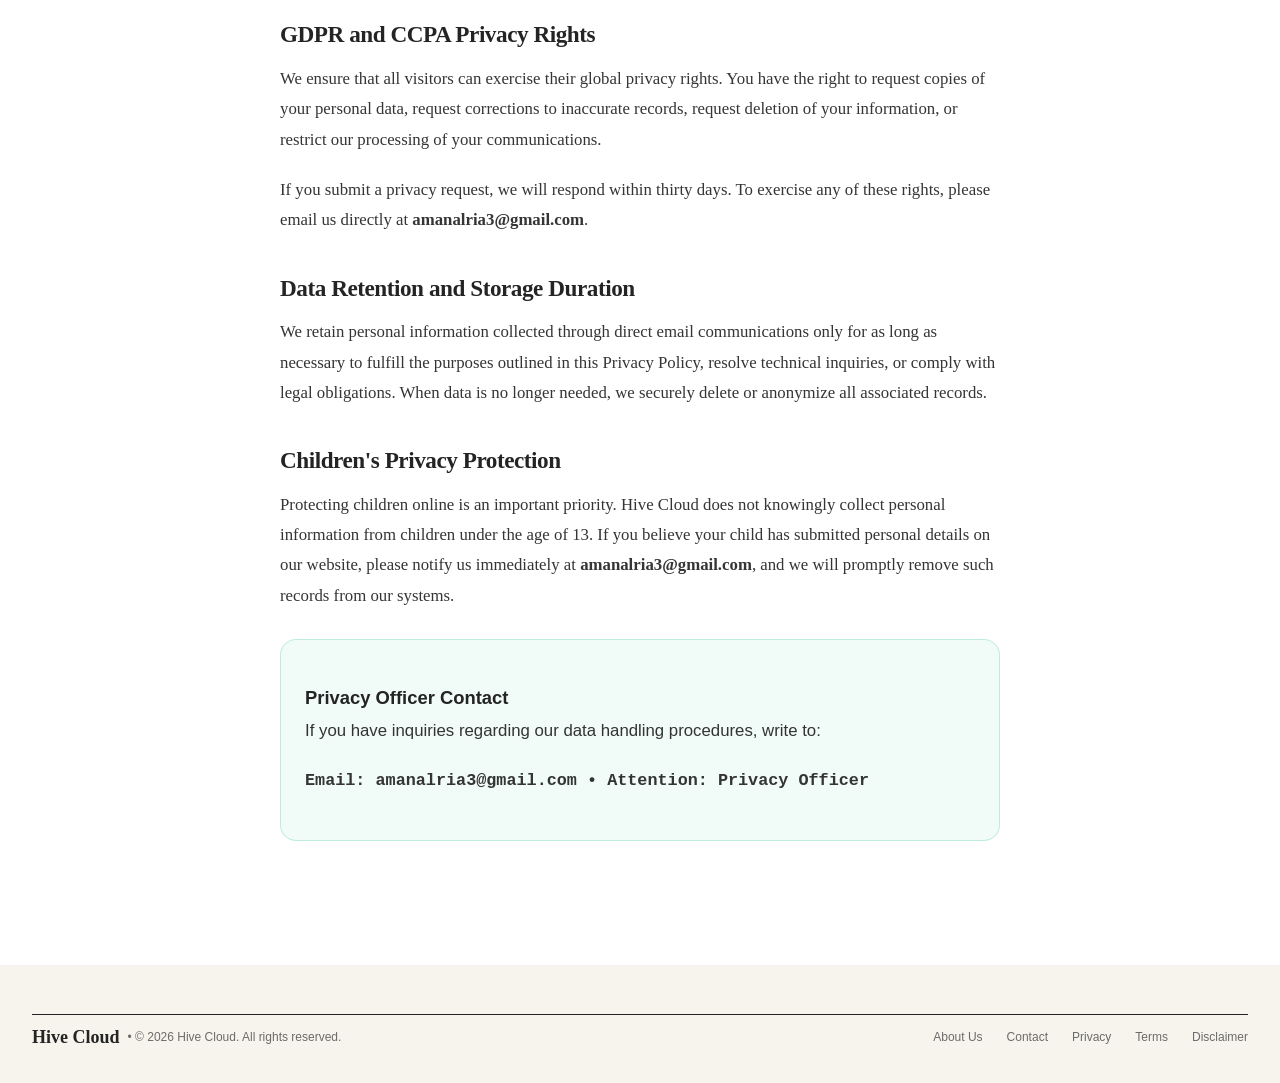
<file: privacy.html>
<!DOCTYPE html>
<html lang="en" class="light">
<head>
    <meta charset="UTF-8">
    <meta name="viewport" content="width=device-width, initial-scale=1.0">
    <title>Privacy Policy – Hive Cloud</title>
    <meta name="description" content="Privacy Policy for Hive Cloud. Independent engineering publication focused on agentic AI, software architecture, and multi-agent systems.">
    <meta name="robots" content="noindex, nofollow">
    <link rel="canonical" href="https://hivecloud.in/privacy">
    <link rel="preconnect" href="https://fonts.googleapis.com">
    <link rel="preconnect" href="https://fonts.gstatic.com" crossorigin>
    <link href="https://fonts.googleapis.com/css2?family=Plus+Jakarta+Sans:wght@400;500;600;700;800&family=Lora:ital,wght@0,400;0,500;0,600;0,700;1,400;1,600&family=Fira+Code:wght@400;500&display=swap" rel="stylesheet">
    <script>
        (function() {
            const savedTheme = localStorage.getItem('theme');
            const prefersDark = window.matchMedia('(prefers-color-scheme: dark)').matches;
            if (savedTheme === 'dark' || (!savedTheme && prefersDark)) {
                document.documentElement.classList.add('dark');
            } else {
                document.documentElement.classList.remove('dark');
            }
            try {
                const raw = localStorage.getItem('cached_settings');
                if (raw) {
                    const s = JSON.parse(raw);
                    if (s.brand_color) document.documentElement.style.setProperty('--accent-green', s.brand_color);
                    if (s.favicon_url) {
                        let link = document.querySelector("link[rel~='icon']");
                        if (!link) { link = document.createElement('link'); link.rel = 'icon'; document.head.appendChild(link); }
                        link.href = s.favicon_url;
                    }
                }
            } catch(e) {}
        })();
    </script>
    <link rel="stylesheet" href="/styles.css">
    <style>
        .legal-prose p { margin-bottom: 1.25rem; line-height: 1.8; font-size: 1.05rem; color: var(--text-primary); opacity: 0.92; }
        .legal-prose h2 { font-size: 1.45rem; font-weight: 700; margin-top: 2.2rem; margin-bottom: 0.75rem; letter-spacing: -0.02em; color: var(--text-primary); }
        .legal-prose h3 { font-size: 1.15rem; font-weight: 600; margin-top: 1.5rem; margin-bottom: 0.5rem; color: var(--text-primary); }
        .legal-prose ul, .legal-prose ol { margin-bottom: 1.25rem; padding-left: 1.5rem; color: var(--text-primary); }
        .legal-prose li { margin-bottom: 0.5rem; line-height: 1.65; list-style-type: disc; }
        .legal-prose strong { font-weight: 700; color: var(--text-primary); }
        .contact-box { background: rgba(16, 185, 129, 0.06); border: 1px solid rgba(16, 185, 129, 0.22); border-radius: 1rem; padding: 1.5rem; margin: 1.75rem 0; }
    </style>
</head>
<body class="theme-bg theme-text font-sans antialiased overflow-x-hidden w-full min-h-screen flex flex-col justify-between">

    <!-- 1. Header Navigation Bar (Matches Homepage) -->
    <header class="w-full border-b theme-border sticky top-0 z-50 theme-bg px-4 sm:px-8 py-2.5">
        <div class="max-w-7xl mx-auto flex items-center justify-between gap-4">
            
            <!-- Left: Wordmark Logo + Search Input -->
            <div class="flex items-center gap-6">
                <a href="/" class="flex items-center gap-2 group shrink-0" aria-label="Homepage">
                    <span class="font-serif font-black text-2xl sm:text-3xl tracking-tighter theme-text site-logo-text"><script>(function(){try{const c=localStorage.getItem('cached_settings');document.write(c?JSON.parse(c).site_name||'Hive Cloud':'Hive Cloud');}catch(e){document.write('Hive Cloud');}})();</script></span>
                </a>

                <!-- Search Bar -->
                <div class="hidden sm:flex items-center relative">
                    <svg class="w-4 h-4 absolute left-3 theme-muted" viewBox="0 0 24 24" fill="none" stroke="currentColor" stroke-width="2" stroke-linecap="round" stroke-linejoin="round">
                        <circle cx="11" cy="11" r="8"></circle>
                        <line x1="21" y1="21" x2="16.65" y2="16.65"></line>
                    </svg>
                    <input type="text" onclick="window.location.href='/'" onfocus="window.location.href='/'" placeholder="Search stories..." aria-label="Search stories" class="pl-9 pr-4 py-2 rounded-full theme-search-bg text-xs theme-text border theme-border focus:border-zinc-400 outline-none w-48 lg:w-64 cursor-pointer transition-all">
                </div>
            </div>

            <!-- Right Navigation & Controls -->
            <div class="flex items-center gap-4 text-xs font-sans">
                <nav class="hidden md:flex items-center gap-6 theme-muted font-medium">
                    <a href="/about" class="hover:theme-text transition-colors">About Us</a>
                    <a href="/contact" class="hover:theme-text transition-colors">Contact</a>
                    <a href="/privacy" class="hover:theme-text transition-colors">Privacy</a>
                    <a href="/terms" class="hover:theme-text transition-colors">Terms</a>
                    <a href="/disclaimer" class="hover:theme-text transition-colors">Disclaimer</a>
                </nav>

                <!-- Light / Dark Theme Toggle -->
                <button type="button" onclick="window.toggleTheme()" aria-label="Toggle Light and Dark Theme" class="framer-tap p-2 rounded-full theme-muted hover:theme-text hover:bg-zinc-100 dark:hover:bg-zinc-800 transition-colors flex items-center justify-center cursor-pointer">
                    <svg class="themeSunSvg w-4 h-4 hidden" viewBox="0 0 24 24" fill="none" stroke="currentColor" stroke-width="2" stroke-linecap="round" stroke-linejoin="round">
                        <circle cx="12" cy="12" r="5"></circle>
                        <line x1="12" y1="1" x2="12" y2="3"></line>
                        <line x1="12" y1="21" x2="12" y2="23"></line>
                        <line x1="4.22" y1="4.22" x2="5.64" y2="5.64"></line>
                        <line x1="18.36" y1="18.36" x2="19.78" y2="19.78"></line>
                        <line x1="1" y1="12" x2="3" y2="12"></line>
                        <line x1="21" y1="12" x2="23" y2="12"></line>
                        <line x1="4.22" y1="19.78" x2="5.64" y2="18.36"></line>
                        <line x1="18.36" y1="5.64" x2="19.78" y2="4.22"></line>
                    </svg>
                    <svg class="themeMoonSvg w-4 h-4" viewBox="0 0 24 24" fill="none" stroke="currentColor" stroke-width="2" stroke-linecap="round" stroke-linejoin="round">
                        <path d="M21 12.79A9 9 0 1 1 11.21 3 7 7 0 0 0 21 12.79z"></path>
                    </svg>
                </button>

                <!-- Mobile Hamburger Menu Button -->
                <button type="button" onclick="window.openMobileDrawer()" class="flex md:hidden framer-tap p-2 rounded-lg theme-muted hover:theme-text cursor-pointer" aria-label="Open navigation menu">
                    <svg class="w-6 h-6" viewBox="0 0 24 24" fill="none" stroke="currentColor" stroke-width="2" stroke-linecap="round" stroke-linejoin="round">
                        <line x1="3" y1="12" x2="21" y2="12"></line>
                        <line x1="3" y1="6" x2="21" y2="6"></line>
                        <line x1="3" y1="18" x2="21" y2="18"></line>
                    </svg>
                </button>
            </div>
        </div>
    </header>
<main class="max-w-3xl mx-auto px-4 sm:px-6 py-12 flex-1 w-full">
 <div class="mb-10 pb-4 border-b theme-border">
 <h1 class="text-3xl sm:text-5xl font-serif font-bold tracking-tight theme-text">Privacy Policy</h1>
 </div>

 <article class="legal-prose font-serif">
 <p>At Hive Cloud (accessible from <strong>https://hivecloud.in</strong>), protecting visitor privacy is one of our primary operational commitments. This Privacy Policy outlines the types of information collected and recorded by Hive Cloud and how we handle it in compliance with international privacy standards, including the General Data Protection Regulation (GDPR) and the California Consumer Privacy Act (CCPA).</p>

 <p>If you have questions or need further clarification regarding our privacy practices, please contact our data team at <strong>amanalria3@gmail.com</strong>.</p>

 <h2>Consent and Scope</h2>
 <p>By browsing and interacting with our website, you consent to our Privacy Policy and agree to its provisions. This policy applies exclusively to online activities on <code>https://hivecloud.in</code> and governs information shared or collected through our web pages.</p>

 <h2>Information We Collect and How We Use It</h2>
 <p>We believe in minimal data collection. We only collect information that is strictly necessary to deliver high-quality technical content and respond to reader communications:</p>

 <ul>
 <li><strong>Direct Communications:</strong> When you email us directly at <code>amanalria3@gmail.com</code>, we receive your name, email address, message subject, and text. We use this information solely to answer your technical questions or resolve reported issues.</li>
 <li><strong>Client Preference Storage:</strong> We use browser localStorage to preserve your dark or light theme preferences and cache article data for fast page loads. We do not store sensitive personal information in client storage.</li>
 </ul>

 <h2>Standard Server Log Files</h2>
 <p>Hive Cloud follows standard industry logging procedures. These log files record visitors when they access our pages. The data collected includes IP addresses, browser types, Internet Service Providers (ISPs), date and time stamps, referring pages, and page views. This information is not linked to personally identifiable data and is used solely to monitor site performance, prevent malicious attacks, and ensure network stability.</p>

 <h2>Cookies and Google DoubleClick DART Cookies</h2>
 <p>Hive Cloud uses standard cookies to store visitor preferences and optimize user experience. In addition, third-party vendors such as Google use cookies (including DART cookies) to serve relevant advertisements based on a visitor's interactions with this site and other websites across the internet.</p>

 <p>Visitors can opt out of the use of DART cookies by visiting the Google Ad and Content Network Privacy Policy at: <a href="https://policies.google.com/technologies/ads" target="_blank" rel="noopener" class="text-emerald-600 underline">https://policies.google.com/technologies/ads</a>. You can also disable cookies entirely through your individual web browser settings.</p>

 <h2>Third-Party Advertisers and External Services</h2>
 <p>Third-party ad servers and networks use technologies like cookies and JavaScript in their respective advertisements. They automatically receive your IP address when ad requests occur. Hive Cloud has no access to or control over cookies utilized by third-party advertisers. We advise you to consult the respective privacy policies of these third-party services for comprehensive information on their practices.</p>

 <h2>GDPR and CCPA Privacy Rights</h2>
 <p>We ensure that all visitors can exercise their global privacy rights. You have the right to request copies of your personal data, request corrections to inaccurate records, request deletion of your information, or restrict our processing of your communications.</p>

 <p>If you submit a privacy request, we will respond within thirty days. To exercise any of these rights, please email us directly at <strong>amanalria3@gmail.com</strong>.</p>

 <h2>Data Retention and Storage Duration</h2>
 <p>We retain personal information collected through direct email communications only for as long as necessary to fulfill the purposes outlined in this Privacy Policy, resolve technical inquiries, or comply with legal obligations. When data is no longer needed, we securely delete or anonymize all associated records.</p>

 <h2>Children's Privacy Protection</h2>
 <p>Protecting children online is an important priority. Hive Cloud does not knowingly collect personal information from children under the age of 13. If you believe your child has submitted personal details on our website, please notify us immediately at <strong>amanalria3@gmail.com</strong>, and we will promptly remove such records from our systems.</p>

 <div class="contact-box font-sans">
 <h3 class="text-sm font-bold theme-text mb-1">Privacy Officer Contact</h3>
 <p class="text-xs theme-muted">If you have inquiries regarding our data handling procedures, write to:</p>
 <p class="text-xs font-mono font-semibold text-emerald-600 mt-1">Email: <a href="mailto:amanalria3@gmail.com" class="underline">amanalria3@gmail.com</a> &bull; Attention: Privacy Officer</p>
 </div>
 </article>
</main>
    <!-- 5. Footer (Matches Homepage) -->
    <footer class="border-t theme-border theme-hero-bg w-full py-8 px-4 sm:px-8 mt-12 font-sans text-xs">
        <div class="max-w-7xl mx-auto space-y-4">
            <div id="footerSocialLinks" class="flex flex-wrap items-center justify-center sm:justify-start gap-4 text-xs theme-muted font-medium"></div>
            <div class="flex flex-col sm:flex-row items-center justify-between gap-4 pt-2 border-t theme-border/60">
                <div class="flex items-center gap-2">
                    <a href="/" class="font-serif font-black text-lg theme-text site-logo-text"><script>(function(){try{const c=localStorage.getItem('cached_settings');document.write(c?JSON.parse(c).site_name||'Hive Cloud':'Hive Cloud');}catch(e){document.write('Hive Cloud');}})();</script></a>
                    <span class="theme-muted site-copyright-text">• © 2026 Hive Cloud. All rights reserved.</span>
                </div>
                <div class="flex flex-wrap items-center justify-center gap-4 sm:gap-6 theme-muted text-xs font-medium">
                    <a href="/about" class="hover:theme-text transition-colors">About Us</a>
                    <a href="/contact" class="hover:theme-text transition-colors">Contact</a>
                    <a href="/privacy" class="hover:theme-text transition-colors">Privacy</a>
                    <a href="/terms" class="hover:theme-text transition-colors">Terms</a>
                    <a href="/disclaimer" class="hover:theme-text transition-colors">Disclaimer</a>
                </div>
            </div>
        </div>
    </footer>

    <!-- 6. Mobile Side-Drawer Navigation -->
    <div id="mobileDrawer" style="display: none;" class="fixed inset-0 z-[9999] bg-black/75 backdrop-blur-md flex justify-end" onclick="window.closeMobileDrawer()">
        <div class="drawer-content-animate theme-card border-l theme-border w-full max-w-xs h-full p-6 space-y-6 flex flex-col justify-between shadow-2xl overflow-y-auto" onclick="event.stopPropagation()">
            
            <div class="space-y-6">
                <!-- Top Header in Drawer -->
                <div class="flex items-center justify-between border-b theme-border pb-4">
                    <span class="font-serif font-black text-2xl tracking-tighter theme-text site-logo-text"><script>(function(){try{const c=localStorage.getItem('cached_settings');document.write(c?JSON.parse(c).site_name||'Hive Cloud':'Hive Cloud');}catch(e){document.write('Hive Cloud');}})();</script></span>
                    <button type="button" onclick="window.closeMobileDrawer()" class="framer-tap p-1.5 text-zinc-400 hover:theme-text cursor-pointer" aria-label="Close menu">
                        <svg class="w-6 h-6" viewBox="0 0 24 24" fill="none" stroke="currentColor" stroke-width="2" stroke-linecap="round" stroke-linejoin="round">
                            <line x1="18" y1="6" x2="6" y2="18"></line>
                            <line x1="6" y1="6" x2="18" y2="18"></line>
                        </svg>
                    </button>
                </div>

                <!-- Theme Toggle Inside Drawer -->
                <div class="space-y-2">
                    <label class="text-[11px] font-mono uppercase tracking-wider theme-muted">Appearance</label>
                    <button type="button" onclick="window.toggleTheme()" class="w-full flex items-center justify-between p-3 rounded-xl theme-bg border theme-border hover:border-zinc-400 transition-colors cursor-pointer text-xs font-semibold theme-text">
                        <span class="flex items-center gap-2">
                            <span>Toggle Theme</span>
                        </span>
                        <span class="text-[11px] font-mono text-emerald-500 uppercase" id="currentThemeBadge">Light</span>
                    </button>
                </div>

                <!-- Important Pages Links -->
                <div class="space-y-2">
                    <label class="text-[11px] font-mono uppercase tracking-wider theme-muted">Navigation</label>
                    <nav class="space-y-1 text-sm font-medium">
                        <a href="/" class="block p-2.5 rounded-lg theme-text hover:theme-search-bg transition-colors font-bold text-emerald-600">Home Feed</a>
                        <a href="/about" class="block p-2.5 rounded-lg theme-text hover:theme-search-bg transition-colors">About Us</a>
                        <a href="/contact" class="block p-2.5 rounded-lg theme-text hover:theme-search-bg transition-colors">Contact</a>
                        <a href="/privacy" class="block p-2.5 rounded-lg theme-text hover:theme-search-bg transition-colors">Privacy Policy</a>
                        <a href="/terms" class="block p-2.5 rounded-lg theme-text hover:theme-search-bg transition-colors">Terms of Service</a>
                        <a href="/disclaimer" class="block p-2.5 rounded-lg theme-text hover:theme-search-bg transition-colors">Disclaimer</a>
                    </nav>
                </div>
            </div>

            <!-- Drawer Bottom CTA -->
            <div class="pt-4 border-t theme-border space-y-3">
                <a href="/" class="block text-center py-2.5 rounded-xl bg-zinc-900 dark:bg-zinc-100 text-white dark:text-zinc-900 font-semibold text-xs shadow-sm">
                    Back to Feed
                </a>
            </div>

        </div>
    </div>

    <script>
        window.toggleTheme = function() {
            const isDark = document.documentElement.classList.toggle('dark');
            localStorage.setItem('theme', isDark ? 'dark' : 'light');
            updateThemeIcons();
        };
        function updateThemeIcons() {
            const isDark = document.documentElement.classList.contains('dark');
            document.querySelectorAll('.themeSunSvg').forEach(el => el.classList.toggle('hidden', !isDark));
            document.querySelectorAll('.themeMoonSvg').forEach(el => el.classList.toggle('hidden', isDark));
            const badge = document.getElementById('currentThemeBadge');
            if (badge) badge.innerText = isDark ? 'Dark' : 'Light';
        }
        window.openMobileDrawer = function() {
            const drawer = document.getElementById('mobileDrawer');
            if (drawer) drawer.style.display = 'flex';
            document.body.style.overflow = 'hidden';
            updateThemeIcons();
        };
        window.closeMobileDrawer = function() {
            const drawer = document.getElementById('mobileDrawer');
            if (drawer) drawer.style.display = 'none';
            document.body.style.overflow = '';
        };
        document.addEventListener('DOMContentLoaded', updateThemeIcons);
    </script>
</body>
</html>
</file>
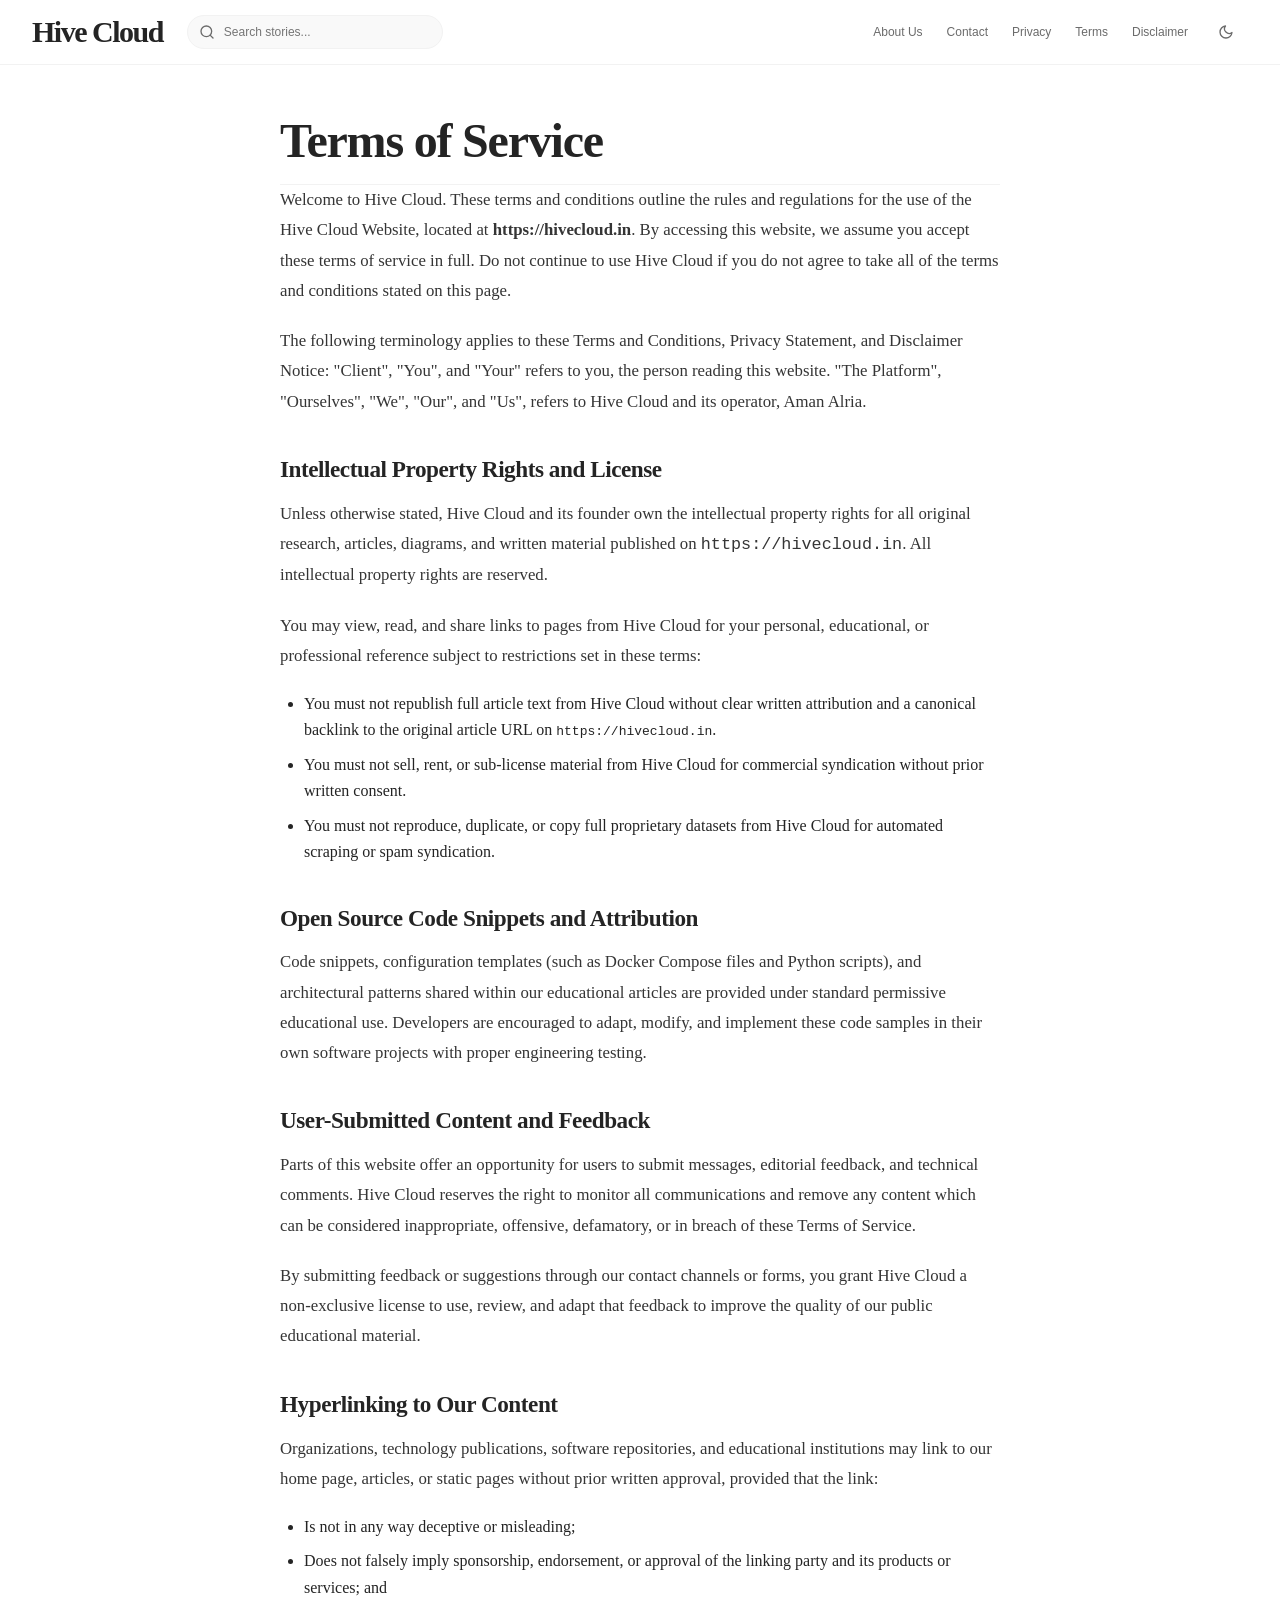
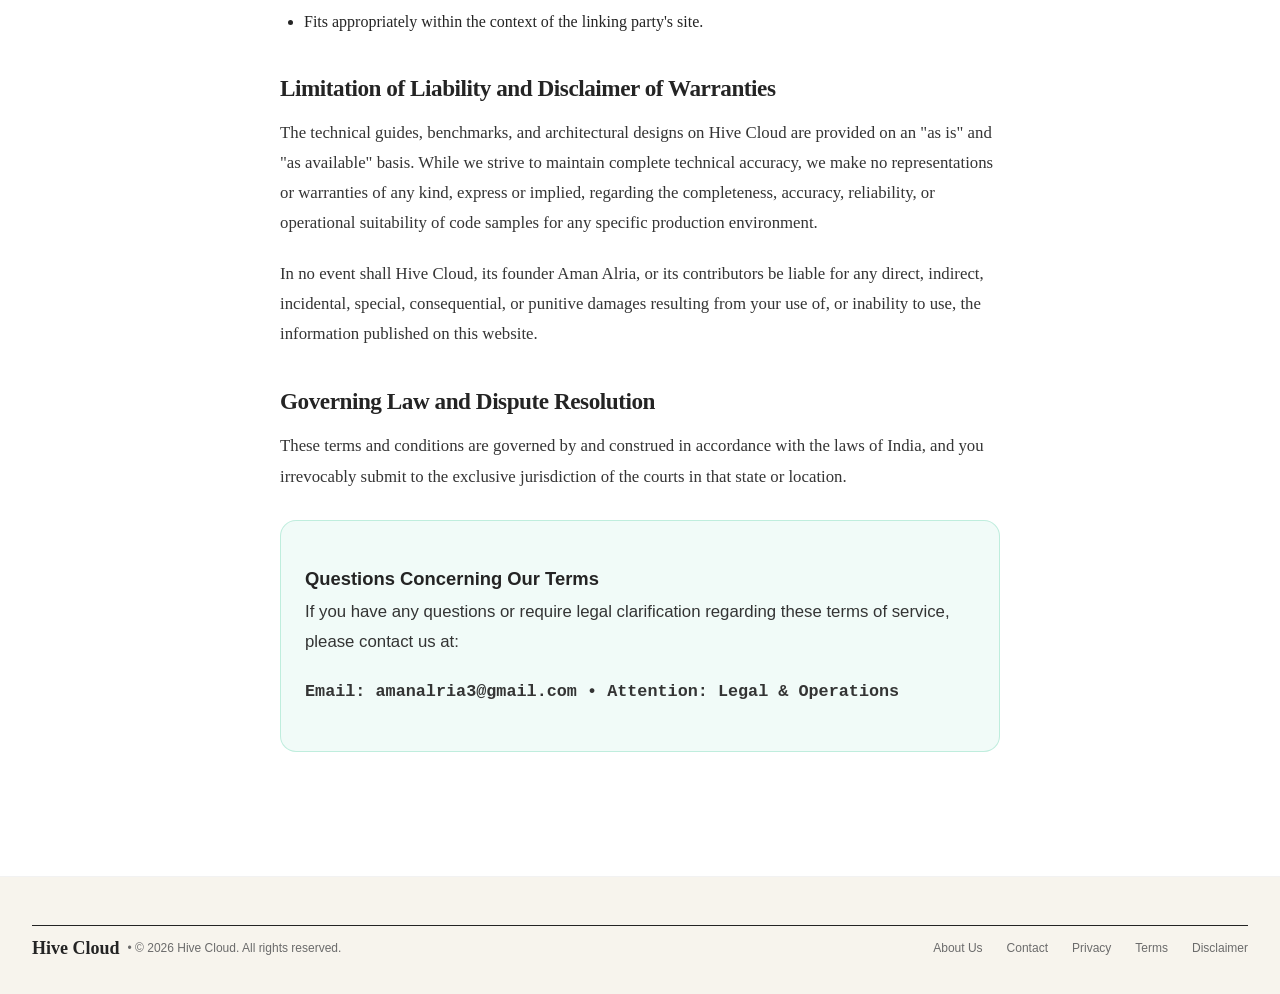
<file: terms.html>
<!DOCTYPE html>
<html lang="en" class="light">
<head>
    <meta charset="UTF-8">
    <meta name="viewport" content="width=device-width, initial-scale=1.0">
    <title>Terms of Service – Hive Cloud</title>
    <meta name="description" content="Terms of Service for Hive Cloud. Independent engineering publication focused on agentic AI, software architecture, and multi-agent systems.">
    <meta name="robots" content="noindex, nofollow">
    <link rel="canonical" href="https://hivecloud.in/terms">
    <link rel="preconnect" href="https://fonts.googleapis.com">
    <link rel="preconnect" href="https://fonts.gstatic.com" crossorigin>
    <link href="https://fonts.googleapis.com/css2?family=Plus+Jakarta+Sans:wght@400;500;600;700;800&family=Lora:ital,wght@0,400;0,500;0,600;0,700;1,400;1,600&family=Fira+Code:wght@400;500&display=swap" rel="stylesheet">
    <script>
        (function() {
            const savedTheme = localStorage.getItem('theme');
            const prefersDark = window.matchMedia('(prefers-color-scheme: dark)').matches;
            if (savedTheme === 'dark' || (!savedTheme && prefersDark)) {
                document.documentElement.classList.add('dark');
            } else {
                document.documentElement.classList.remove('dark');
            }
            try {
                const raw = localStorage.getItem('cached_settings');
                if (raw) {
                    const s = JSON.parse(raw);
                    if (s.brand_color) document.documentElement.style.setProperty('--accent-green', s.brand_color);
                    if (s.favicon_url) {
                        let link = document.querySelector("link[rel~='icon']");
                        if (!link) { link = document.createElement('link'); link.rel = 'icon'; document.head.appendChild(link); }
                        link.href = s.favicon_url;
                    }
                }
            } catch(e) {}
        })();
    </script>
    <link rel="stylesheet" href="/styles.css">
    <style>
        .legal-prose p { margin-bottom: 1.25rem; line-height: 1.8; font-size: 1.05rem; color: var(--text-primary); opacity: 0.92; }
        .legal-prose h2 { font-size: 1.45rem; font-weight: 700; margin-top: 2.2rem; margin-bottom: 0.75rem; letter-spacing: -0.02em; color: var(--text-primary); }
        .legal-prose h3 { font-size: 1.15rem; font-weight: 600; margin-top: 1.5rem; margin-bottom: 0.5rem; color: var(--text-primary); }
        .legal-prose ul, .legal-prose ol { margin-bottom: 1.25rem; padding-left: 1.5rem; color: var(--text-primary); }
        .legal-prose li { margin-bottom: 0.5rem; line-height: 1.65; list-style-type: disc; }
        .legal-prose strong { font-weight: 700; color: var(--text-primary); }
        .contact-box { background: rgba(16, 185, 129, 0.06); border: 1px solid rgba(16, 185, 129, 0.22); border-radius: 1rem; padding: 1.5rem; margin: 1.75rem 0; }
    </style>
</head>
<body class="theme-bg theme-text font-sans antialiased overflow-x-hidden w-full min-h-screen flex flex-col justify-between">

    <!-- 1. Header Navigation Bar (Matches Homepage) -->
    <header class="w-full border-b theme-border sticky top-0 z-50 theme-bg px-4 sm:px-8 py-2.5">
        <div class="max-w-7xl mx-auto flex items-center justify-between gap-4">
            
            <!-- Left: Wordmark Logo + Search Input -->
            <div class="flex items-center gap-6">
                <a href="/" class="flex items-center gap-2 group shrink-0" aria-label="Homepage">
                    <span class="font-serif font-black text-2xl sm:text-3xl tracking-tighter theme-text site-logo-text"><script>(function(){try{const c=localStorage.getItem('cached_settings');document.write(c?JSON.parse(c).site_name||'Hive Cloud':'Hive Cloud');}catch(e){document.write('Hive Cloud');}})();</script></span>
                </a>

                <!-- Search Bar -->
                <div class="hidden sm:flex items-center relative">
                    <svg class="w-4 h-4 absolute left-3 theme-muted" viewBox="0 0 24 24" fill="none" stroke="currentColor" stroke-width="2" stroke-linecap="round" stroke-linejoin="round">
                        <circle cx="11" cy="11" r="8"></circle>
                        <line x1="21" y1="21" x2="16.65" y2="16.65"></line>
                    </svg>
                    <input type="text" onclick="window.location.href='/'" onfocus="window.location.href='/'" placeholder="Search stories..." aria-label="Search stories" class="pl-9 pr-4 py-2 rounded-full theme-search-bg text-xs theme-text border theme-border focus:border-zinc-400 outline-none w-48 lg:w-64 cursor-pointer transition-all">
                </div>
            </div>

            <!-- Right Navigation & Controls -->
            <div class="flex items-center gap-4 text-xs font-sans">
                <nav class="hidden md:flex items-center gap-6 theme-muted font-medium">
                    <a href="/about" class="hover:theme-text transition-colors">About Us</a>
                    <a href="/contact" class="hover:theme-text transition-colors">Contact</a>
                    <a href="/privacy" class="hover:theme-text transition-colors">Privacy</a>
                    <a href="/terms" class="hover:theme-text transition-colors">Terms</a>
                    <a href="/disclaimer" class="hover:theme-text transition-colors">Disclaimer</a>
                </nav>

                <!-- Light / Dark Theme Toggle -->
                <button type="button" onclick="window.toggleTheme()" aria-label="Toggle Light and Dark Theme" class="framer-tap p-2 rounded-full theme-muted hover:theme-text hover:bg-zinc-100 dark:hover:bg-zinc-800 transition-colors flex items-center justify-center cursor-pointer">
                    <svg class="themeSunSvg w-4 h-4 hidden" viewBox="0 0 24 24" fill="none" stroke="currentColor" stroke-width="2" stroke-linecap="round" stroke-linejoin="round">
                        <circle cx="12" cy="12" r="5"></circle>
                        <line x1="12" y1="1" x2="12" y2="3"></line>
                        <line x1="12" y1="21" x2="12" y2="23"></line>
                        <line x1="4.22" y1="4.22" x2="5.64" y2="5.64"></line>
                        <line x1="18.36" y1="18.36" x2="19.78" y2="19.78"></line>
                        <line x1="1" y1="12" x2="3" y2="12"></line>
                        <line x1="21" y1="12" x2="23" y2="12"></line>
                        <line x1="4.22" y1="19.78" x2="5.64" y2="18.36"></line>
                        <line x1="18.36" y1="5.64" x2="19.78" y2="4.22"></line>
                    </svg>
                    <svg class="themeMoonSvg w-4 h-4" viewBox="0 0 24 24" fill="none" stroke="currentColor" stroke-width="2" stroke-linecap="round" stroke-linejoin="round">
                        <path d="M21 12.79A9 9 0 1 1 11.21 3 7 7 0 0 0 21 12.79z"></path>
                    </svg>
                </button>

                <!-- Mobile Hamburger Menu Button -->
                <button type="button" onclick="window.openMobileDrawer()" class="flex md:hidden framer-tap p-2 rounded-lg theme-muted hover:theme-text cursor-pointer" aria-label="Open navigation menu">
                    <svg class="w-6 h-6" viewBox="0 0 24 24" fill="none" stroke="currentColor" stroke-width="2" stroke-linecap="round" stroke-linejoin="round">
                        <line x1="3" y1="12" x2="21" y2="12"></line>
                        <line x1="3" y1="6" x2="21" y2="6"></line>
                        <line x1="3" y1="18" x2="21" y2="18"></line>
                    </svg>
                </button>
            </div>
        </div>
    </header>
<main class="max-w-3xl mx-auto px-4 sm:px-6 py-12 flex-1 w-full">
 <div class="mb-10 pb-4 border-b theme-border">
 <h1 class="text-3xl sm:text-5xl font-serif font-bold tracking-tight theme-text">Terms of Service</h1>
 </div>

 <article class="legal-prose font-serif">
 <p>Welcome to Hive Cloud. These terms and conditions outline the rules and regulations for the use of the Hive Cloud Website, located at <strong>https://hivecloud.in</strong>. By accessing this website, we assume you accept these terms of service in full. Do not continue to use Hive Cloud if you do not agree to take all of the terms and conditions stated on this page.</p>

 <p>The following terminology applies to these Terms and Conditions, Privacy Statement, and Disclaimer Notice: "Client", "You", and "Your" refers to you, the person reading this website. "The Platform", "Ourselves", "We", "Our", and "Us", refers to Hive Cloud and its operator, Aman Alria.</p>

 <h2>Intellectual Property Rights and License</h2>
 <p>Unless otherwise stated, Hive Cloud and its founder own the intellectual property rights for all original research, articles, diagrams, and written material published on <code>https://hivecloud.in</code>. All intellectual property rights are reserved.</p>

 <p>You may view, read, and share links to pages from Hive Cloud for your personal, educational, or professional reference subject to restrictions set in these terms:</p>

 <ul>
 <li>You must not republish full article text from Hive Cloud without clear written attribution and a canonical backlink to the original article URL on <code>https://hivecloud.in</code>.</li>
 <li>You must not sell, rent, or sub-license material from Hive Cloud for commercial syndication without prior written consent.</li>
 <li>You must not reproduce, duplicate, or copy full proprietary datasets from Hive Cloud for automated scraping or spam syndication.</li>
 </ul>

 <h2>Open Source Code Snippets and Attribution</h2>
 <p>Code snippets, configuration templates (such as Docker Compose files and Python scripts), and architectural patterns shared within our educational articles are provided under standard permissive educational use. Developers are encouraged to adapt, modify, and implement these code samples in their own software projects with proper engineering testing.</p>

 <h2>User-Submitted Content and Feedback</h2>
 <p>Parts of this website offer an opportunity for users to submit messages, editorial feedback, and technical comments. Hive Cloud reserves the right to monitor all communications and remove any content which can be considered inappropriate, offensive, defamatory, or in breach of these Terms of Service.</p>

 <p>By submitting feedback or suggestions through our contact channels or forms, you grant Hive Cloud a non-exclusive license to use, review, and adapt that feedback to improve the quality of our public educational material.</p>

 <h2>Hyperlinking to Our Content</h2>
 <p>Organizations, technology publications, software repositories, and educational institutions may link to our home page, articles, or static pages without prior written approval, provided that the link:</p>

 <ol>
 <li>Is not in any way deceptive or misleading;</li>
 <li>Does not falsely imply sponsorship, endorsement, or approval of the linking party and its products or services; and</li>
 <li>Fits appropriately within the context of the linking party's site.</li>
 </ol>

 <h2>Limitation of Liability and Disclaimer of Warranties</h2>
 <p>The technical guides, benchmarks, and architectural designs on Hive Cloud are provided on an "as is" and "as available" basis. While we strive to maintain complete technical accuracy, we make no representations or warranties of any kind, express or implied, regarding the completeness, accuracy, reliability, or operational suitability of code samples for any specific production environment.</p>

 <p>In no event shall Hive Cloud, its founder Aman Alria, or its contributors be liable for any direct, indirect, incidental, special, consequential, or punitive damages resulting from your use of, or inability to use, the information published on this website.</p>

 <h2>Governing Law and Dispute Resolution</h2>
 <p>These terms and conditions are governed by and construed in accordance with the laws of India, and you irrevocably submit to the exclusive jurisdiction of the courts in that state or location.</p>

 <div class="contact-box font-sans">
 <h3 class="text-sm font-bold theme-text mb-1">Questions Concerning Our Terms</h3>
 <p class="text-xs theme-muted">If you have any questions or require legal clarification regarding these terms of service, please contact us at:</p>
 <p class="text-xs font-mono font-semibold text-emerald-600 mt-1">Email: <a href="mailto:amanalria3@gmail.com" class="underline">amanalria3@gmail.com</a> &bull; Attention: Legal & Operations</p>
 </div>
 </article>
</main>
    <!-- 5. Footer (Matches Homepage) -->
    <footer class="border-t theme-border theme-hero-bg w-full py-8 px-4 sm:px-8 mt-12 font-sans text-xs">
        <div class="max-w-7xl mx-auto space-y-4">
            <div id="footerSocialLinks" class="flex flex-wrap items-center justify-center sm:justify-start gap-4 text-xs theme-muted font-medium"></div>
            <div class="flex flex-col sm:flex-row items-center justify-between gap-4 pt-2 border-t theme-border/60">
                <div class="flex items-center gap-2">
                    <a href="/" class="font-serif font-black text-lg theme-text site-logo-text"><script>(function(){try{const c=localStorage.getItem('cached_settings');document.write(c?JSON.parse(c).site_name||'Hive Cloud':'Hive Cloud');}catch(e){document.write('Hive Cloud');}})();</script></a>
                    <span class="theme-muted site-copyright-text">• © 2026 Hive Cloud. All rights reserved.</span>
                </div>
                <div class="flex flex-wrap items-center justify-center gap-4 sm:gap-6 theme-muted text-xs font-medium">
                    <a href="/about" class="hover:theme-text transition-colors">About Us</a>
                    <a href="/contact" class="hover:theme-text transition-colors">Contact</a>
                    <a href="/privacy" class="hover:theme-text transition-colors">Privacy</a>
                    <a href="/terms" class="hover:theme-text transition-colors">Terms</a>
                    <a href="/disclaimer" class="hover:theme-text transition-colors">Disclaimer</a>
                </div>
            </div>
        </div>
    </footer>

    <!-- 6. Mobile Side-Drawer Navigation -->
    <div id="mobileDrawer" style="display: none;" class="fixed inset-0 z-[9999] bg-black/75 backdrop-blur-md flex justify-end" onclick="window.closeMobileDrawer()">
        <div class="drawer-content-animate theme-card border-l theme-border w-full max-w-xs h-full p-6 space-y-6 flex flex-col justify-between shadow-2xl overflow-y-auto" onclick="event.stopPropagation()">
            
            <div class="space-y-6">
                <!-- Top Header in Drawer -->
                <div class="flex items-center justify-between border-b theme-border pb-4">
                    <span class="font-serif font-black text-2xl tracking-tighter theme-text site-logo-text"><script>(function(){try{const c=localStorage.getItem('cached_settings');document.write(c?JSON.parse(c).site_name||'Hive Cloud':'Hive Cloud');}catch(e){document.write('Hive Cloud');}})();</script></span>
                    <button type="button" onclick="window.closeMobileDrawer()" class="framer-tap p-1.5 text-zinc-400 hover:theme-text cursor-pointer" aria-label="Close menu">
                        <svg class="w-6 h-6" viewBox="0 0 24 24" fill="none" stroke="currentColor" stroke-width="2" stroke-linecap="round" stroke-linejoin="round">
                            <line x1="18" y1="6" x2="6" y2="18"></line>
                            <line x1="6" y1="6" x2="18" y2="18"></line>
                        </svg>
                    </button>
                </div>

                <!-- Theme Toggle Inside Drawer -->
                <div class="space-y-2">
                    <label class="text-[11px] font-mono uppercase tracking-wider theme-muted">Appearance</label>
                    <button type="button" onclick="window.toggleTheme()" class="w-full flex items-center justify-between p-3 rounded-xl theme-bg border theme-border hover:border-zinc-400 transition-colors cursor-pointer text-xs font-semibold theme-text">
                        <span class="flex items-center gap-2">
                            <span>Toggle Theme</span>
                        </span>
                        <span class="text-[11px] font-mono text-emerald-500 uppercase" id="currentThemeBadge">Light</span>
                    </button>
                </div>

                <!-- Important Pages Links -->
                <div class="space-y-2">
                    <label class="text-[11px] font-mono uppercase tracking-wider theme-muted">Navigation</label>
                    <nav class="space-y-1 text-sm font-medium">
                        <a href="/" class="block p-2.5 rounded-lg theme-text hover:theme-search-bg transition-colors font-bold text-emerald-600">Home Feed</a>
                        <a href="/about" class="block p-2.5 rounded-lg theme-text hover:theme-search-bg transition-colors">About Us</a>
                        <a href="/contact" class="block p-2.5 rounded-lg theme-text hover:theme-search-bg transition-colors">Contact</a>
                        <a href="/privacy" class="block p-2.5 rounded-lg theme-text hover:theme-search-bg transition-colors">Privacy Policy</a>
                        <a href="/terms" class="block p-2.5 rounded-lg theme-text hover:theme-search-bg transition-colors">Terms of Service</a>
                        <a href="/disclaimer" class="block p-2.5 rounded-lg theme-text hover:theme-search-bg transition-colors">Disclaimer</a>
                    </nav>
                </div>
            </div>

            <!-- Drawer Bottom CTA -->
            <div class="pt-4 border-t theme-border space-y-3">
                <a href="/" class="block text-center py-2.5 rounded-xl bg-zinc-900 dark:bg-zinc-100 text-white dark:text-zinc-900 font-semibold text-xs shadow-sm">
                    Back to Feed
                </a>
            </div>

        </div>
    </div>

    <script>
        window.toggleTheme = function() {
            const isDark = document.documentElement.classList.toggle('dark');
            localStorage.setItem('theme', isDark ? 'dark' : 'light');
            updateThemeIcons();
        };
        function updateThemeIcons() {
            const isDark = document.documentElement.classList.contains('dark');
            document.querySelectorAll('.themeSunSvg').forEach(el => el.classList.toggle('hidden', !isDark));
            document.querySelectorAll('.themeMoonSvg').forEach(el => el.classList.toggle('hidden', isDark));
            const badge = document.getElementById('currentThemeBadge');
            if (badge) badge.innerText = isDark ? 'Dark' : 'Light';
        }
        window.openMobileDrawer = function() {
            const drawer = document.getElementById('mobileDrawer');
            if (drawer) drawer.style.display = 'flex';
            document.body.style.overflow = 'hidden';
            updateThemeIcons();
        };
        window.closeMobileDrawer = function() {
            const drawer = document.getElementById('mobileDrawer');
            if (drawer) drawer.style.display = 'none';
            document.body.style.overflow = '';
        };
        document.addEventListener('DOMContentLoaded', updateThemeIcons);
    </script>
</body>
</html>
</file>
<file: styles.css>
/* ================================================================
   MEDIUM BLOG CMS - ZERO-DEPENDENCY ULTRA FAST PRODUCTION STYLES
   Google PageSpeed Insights 95-100 Optimized (Zero Render-Blocking)
   ================================================================ */

:root {
    --bg-primary: #ffffff;
    --bg-card: #ffffff;
    --bg-search: #f9f9f9;
    --bg-hero: #f7f4ed;
    --text-primary: #242424;
    --text-muted: #6b6b6b;
    --border-color: #f2f2f2;
    --accent-green: #1a8917;
    --accent-hover: #156d12;
    --font-serif: 'Merriweather', Charter, Georgia, Cambria, "Times New Roman", serif;
    --font-sans: 'Inter', -apple-system, BlinkMacSystemFont, "Segoe UI", Roboto, Helvetica, Arial, sans-serif;
    --font-mono: 'JetBrains Mono', ui-monospace, SFMono-Regular, Menlo, Monaco, Consolas, monospace;
}

html.dark {
    --bg-primary: #121212;
    --bg-card: #1e1e1e;
    --bg-search: #1a1a1a;
    --bg-hero: #161616;
    --text-primary: #f2f2f2;
    --text-muted: #a0a0a0;
    --border-color: #242424;
    --accent-green: #24a120;
    --accent-hover: #1a8917;
}

*, *::before, *::after {
    box-sizing: border-box;
    margin: 0;
    padding: 0;
}

html {
    -webkit-text-size-adjust: 100%;
    tab-size: 4;
    scroll-behavior: smooth;
}

body {
    background-color: var(--bg-primary);
    color: var(--text-primary);
    font-family: var(--font-sans);
    line-height: 1.5;
    -webkit-font-smoothing: antialiased;
    -moz-osx-font-smoothing: grayscale;
    min-height: 100vh;
    display: flex;
    flex-direction: column;
    justify-content: space-between;
    overflow-x: hidden;
    width: 100%;
}

/* Base Elements */
a {
    color: inherit;
    text-decoration: none;
}
button {
    background: transparent;
    border: none;
    cursor: pointer;
    font-family: inherit;
    color: inherit;
}
input, textarea, select {
    font-family: inherit;
    font-size: inherit;
    color: inherit;
}
img, svg {
    display: block;
    vertical-align: middle;
    max-width: 100%;
}

/* Utility Theme Classes */
.theme-bg { background-color: var(--bg-primary); }
.theme-card { background-color: var(--bg-card); }
.theme-search-bg { background-color: var(--bg-search); }
.theme-hero-bg { background-color: var(--bg-hero); }
.theme-text { color: var(--text-primary); }
.theme-muted { color: var(--text-muted); }
.theme-border { border-color: var(--border-color); }
.theme-accent { color: var(--accent-green); }

/* Typography */
.font-serif { font-family: var(--font-serif); }
.font-sans { font-family: var(--font-sans); }
.font-mono { font-family: var(--font-mono); }

.text-xs { font-size: 0.75rem; line-height: 1rem; }
.text-sm { font-size: 0.875rem; line-height: 1.25rem; }
.text-base { font-size: 1rem; line-height: 1.5rem; }
.text-lg { font-size: 1.125rem; line-height: 1.75rem; }
.text-xl { font-size: 1.25rem; line-height: 1.75rem; }
.text-2xl { font-size: 1.5rem; line-height: 2rem; }
.text-3xl { font-size: 1.875rem; line-height: 2.25rem; }
.text-4xl { font-size: 2.25rem; line-height: 2.5rem; }
.text-5xl { font-size: 3rem; line-height: 1.15; }
.text-6xl { font-size: 3.75rem; line-height: 1.1; }
.text-7xl { font-size: 4.5rem; line-height: 1.05; }
.text-\[9px\] { font-size: 9px; }
.text-\[10px\] { font-size: 10px; }
.text-\[11px\] { font-size: 11px; }

.font-normal { font-weight: 400; }
.font-medium { font-weight: 500; }
.font-semibold { font-weight: 600; }
.font-bold { font-weight: 700; }
.font-black { font-weight: 900; }

.tracking-tight { letter-spacing: -0.025em; }
.tracking-tighter { letter-spacing: -0.05em; }
.tracking-wider { letter-spacing: 0.05em; }
.uppercase { text-transform: uppercase; }

.text-center { text-align: center; }
.text-left { text-align: left; }
.text-right { text-align: right; }
.leading-snug { line-height: 1.375; }
.leading-relaxed { line-height: 1.625; }

.text-white { color: #ffffff; }
.text-emerald-600 { color: #059669; }
.text-emerald-400 { color: #34d399; }
.text-zinc-400 { color: #a1a1aa; }
.text-zinc-900 { color: #18181b; }

.bg-emerald-600 { background-color: #059669; }
.bg-emerald-700 { background-color: #047857; }
.bg-zinc-900 { background-color: #18181b; }
.bg-zinc-800 { background-color: #27272a; }
.bg-zinc-100 { background-color: #f4f4f5; }
.bg-zinc-200 { background-color: #e4e4e7; }
.bg-black\/75 { background-color: rgba(0, 0, 0, 0.75); }
.bg-emerald-500\/10 { background-color: rgba(16, 185, 129, 0.1); }
.border-emerald-500\/20 { border-color: rgba(16, 185, 129, 0.2); }

/* Flexbox & Grid */
.flex { display: flex; }
.inline-flex { display: inline-flex; }
.block { display: block; }
.inline-block { display: inline-block; }
.hidden { display: none; }
.grid { display: grid; }
.grid-cols-1 { grid-template-columns: repeat(1, minmax(0, 1fr)); }
.grid-cols-2 { grid-template-columns: repeat(2, minmax(0, 1fr)); }
.grid-cols-3 { grid-template-columns: repeat(3, minmax(0, 1fr)); }

.flex-col { flex-direction: column; }
.flex-row { flex-direction: row; }
.flex-wrap { flex-wrap: wrap; }
.items-center { align-items: center; }
.items-start { align-items: flex-start; }
.justify-between { justify-content: space-between; }
.justify-center { justify-content: center; }
.justify-end { justify-content: flex-end; }
.flex-1 { flex: 1 1 0%; }
.shrink-0 { flex-shrink: 0; }
.min-w-0 { min-width: 0px; }

/* Gaps & Spacing */
.gap-1 { gap: 0.25rem; }
.gap-1\.5 { gap: 0.375rem; }
.gap-2 { gap: 0.5rem; }
.gap-2\.5 { gap: 0.625rem; }
.gap-3 { gap: 0.75rem; }
.gap-4 { gap: 1rem; }
.gap-6 { gap: 1.5rem; }
.gap-8 { gap: 2rem; }
.gap-12 { gap: 3rem; }
.gap-x-3 { column-gap: 0.75rem; }
.gap-y-1\.5 { row-gap: 0.375rem; }

.space-y-1 > :not([hidden]) ~ :not([hidden]) { margin-top: 0.25rem; }
.space-y-1\.5 > :not([hidden]) ~ :not([hidden]) { margin-top: 0.375rem; }
.space-y-2 > :not([hidden]) ~ :not([hidden]) { margin-top: 0.5rem; }
.space-y-2\.5 > :not([hidden]) ~ :not([hidden]) { margin-top: 0.625rem; }
.space-y-3 > :not([hidden]) ~ :not([hidden]) { margin-top: 0.75rem; }
.space-y-4 > :not([hidden]) ~ :not([hidden]) { margin-top: 1rem; }
.space-y-5 > :not([hidden]) ~ :not([hidden]) { margin-top: 1.25rem; }
.space-y-6 > :not([hidden]) ~ :not([hidden]) { margin-top: 1.5rem; }
.space-y-8 > :not([hidden]) ~ :not([hidden]) { margin-top: 2rem; }

/* Padding & Margin */
.p-0\.5 { padding: 0.125rem; }
.p-1\.5 { padding: 0.375rem; }
.p-2 { padding: 0.5rem; }
.p-2\.5 { padding: 0.625rem; }
.p-3 { padding: 0.75rem; }
.p-3\.5 { padding: 0.875rem; }
.p-4 { padding: 1rem; }
.p-6 { padding: 1.5rem; }
.px-2 { padding-left: 0.5rem; padding-right: 0.5rem; }
.px-2\.5 { padding-left: 0.625rem; padding-right: 0.625rem; }
.px-3 { padding-left: 0.75rem; padding-right: 0.75rem; }
.px-3\.5 { padding-left: 0.875rem; padding-right: 0.875rem; }
.px-4 { padding-left: 1rem; padding-right: 1rem; }
.px-6 { padding-left: 1.5rem; padding-right: 1.5rem; }
.px-8 { padding-left: 2rem; padding-right: 2rem; }
.py-0\.5 { padding-top: 0.125rem; padding-bottom: 0.125rem; }
.py-1 { padding-top: 0.25rem; padding-bottom: 0.25rem; }
.py-1\.5 { padding-top: 0.375rem; padding-bottom: 0.375rem; }
.py-2 { padding-top: 0.5rem; padding-bottom: 0.5rem; }
.py-2\.5 { padding-top: 0.625rem; padding-bottom: 0.625rem; }
.py-3 { padding-top: 0.75rem; padding-bottom: 0.75rem; }
.py-3\.5 { padding-top: 0.875rem; padding-bottom: 0.875rem; }
.py-6 { padding-top: 1.5rem; padding-bottom: 1.5rem; }
.py-8 { padding-top: 2rem; padding-bottom: 2rem; }
.py-12 { padding-top: 3rem; padding-bottom: 3rem; }
.py-16 { padding-top: 4rem; padding-bottom: 4rem; }
.py-20 { padding-top: 5rem; padding-bottom: 5rem; }
.pl-9 { padding-left: 2.25rem; }
.pl-11 { padding-left: 2.75rem; }
.pr-4 { padding-right: 1rem; }
.pr-8 { padding-right: 2rem; }
.pr-10 { padding-right: 2.5rem; }
.pt-1 { padding-top: 0.25rem; }
.pt-2 { padding-top: 0.5rem; }
.pt-4 { padding-top: 1rem; }
.pt-6 { padding-top: 1.5rem; }
.pb-2 { padding-bottom: 0.5rem; }
.pb-3 { padding-bottom: 0.75rem; }
.pb-4 { padding-bottom: 1rem; }

.m-0 { margin: 0; }
.mx-auto { margin-left: auto; margin-right: auto; }
.ml-auto { margin-left: auto; }
.mb-2 { margin-bottom: 0.5rem; }
.mb-2\.5 { margin-bottom: 0.625rem; }
.mb-4 { margin-bottom: 1rem; }
.mt-6 { margin-top: 1.5rem; }
.mt-12 { margin-top: 3rem; }

/* Width & Height & Sizing */
.w-full { width: 100%; }
.w-auto { width: auto; }
.w-2 { width: 0.5rem; }
.w-3\.5 { width: 0.875rem; }
.w-4 { width: 1rem; }
.w-5 { width: 1.25rem; }
.w-6 { width: 1.5rem; }
.w-8 { width: 2rem; }
.w-10 { width: 2.5rem; }
.w-24 { width: 6rem; }
.w-36 { width: 9rem; }
.w-48 { width: 12rem; }
.h-2 { height: 0.5rem; }
.h-3\.5 { height: 0.875rem; }
.h-4 { height: 1rem; }
.h-5 { height: 1.25rem; }
.h-6 { height: 1.5rem; }
.h-8 { height: 2rem; }
.h-10 { height: 2.5rem; }
.h-20 { height: 5rem; }
.h-28 { height: 7rem; }
.h-56 { height: 14rem; }
.h-full { height: 100%; }
.min-h-screen { min-height: 100vh; }
.min-h-\[600px\] { min-height: 600px; }

.max-w-7xl { max-width: 80rem; }
.max-w-3xl { max-width: 48rem; }
.max-w-2xl { max-width: 42rem; }
.max-w-xl { max-width: 36rem; }
.max-w-xs { max-width: 20rem; }

/* Positioning & Layout */
.sticky { position: sticky; }
.fixed { position: fixed; }
.relative { position: relative; }
.absolute { position: absolute; }
.top-0 { top: 0px; }
.top-5 { top: 1.25rem; }
.top-\[57px\] { top: 57px; }
.left-0 { left: 0px; }
.left-3 { left: 0.75rem; }
.left-3\.5 { left: 0.875rem; }
.right-0 { right: 0px; }
.right-2\.5 { right: 0.625rem; }
.right-3\.5 { right: 0.875rem; }
.right-5 { right: 1.25rem; }
.inset-0 { inset: 0px; }
.z-30 { z-index: 30; }
.z-40 { z-index: 40; }
.z-50 { z-index: 50; }
.z-\[9999\] { z-index: 9999; }
.z-\[99999\] { z-index: 99999; }

.overflow-hidden { overflow: hidden; }
.overflow-x-hidden { overflow-x: hidden; }
.overflow-x-auto { overflow-x: auto; }
.overflow-y-auto { overflow-y: auto; }
.object-cover { object-fit: cover; }
.select-none { user-select: none; }
.cursor-pointer { cursor: pointer; }
.outline-none { outline: 2px solid transparent; outline-offset: 2px; }

/* Borders & Rounded */
.border { border-width: 1px; border-style: solid; }
.border-b { border-bottom-width: 1px; border-bottom-style: solid; }
.border-t { border-top-width: 1px; border-top-style: solid; }
.border-l { border-left-width: 1px; border-left-style: solid; }
.border-transparent { border-color: transparent; }
.divide-y > :not([hidden]) ~ :not([hidden]) { border-top-width: 1px; border-top-style: solid; }

.rounded-md { border-radius: 0.375rem; }
.rounded-lg { border-radius: 0.5rem; }
.rounded-xl { border-radius: 0.75rem; }
.rounded-2xl { border-radius: 1rem; }
.rounded-full { border-radius: 9999px; }

/* Line Clamp */
.line-clamp-2 {
    display: -webkit-box;
    -webkit-line-clamp: 2;
    -webkit-box-orient: vertical;
    overflow: hidden;
}
.line-clamp-3 {
    display: -webkit-box;
    -webkit-line-clamp: 3;
    -webkit-box-orient: vertical;
    overflow: hidden;
}

/* Topic Tabs on Medium */
.topic-tab {
    position: relative;
    padding: 0.75rem 0.75rem;
    font-size: 0.8125rem;
    font-weight: 500;
    color: var(--text-muted);
    white-space: nowrap;
    border-bottom: 2px solid transparent;
    cursor: pointer;
    min-height: 44px;
    display: inline-flex;
    align-items: center;
    transition: color 0.15s ease, border-color 0.15s ease;
}

.topic-tab:hover {
    color: var(--text-primary);
}

.topic-tab.active {
    color: var(--text-primary) !important;
    font-weight: 700;
    border-bottom: 2px solid var(--text-primary);
}

/* Medium Reading Prose Styles */
.medium-prose {
    font-family: var(--font-serif);
    font-size: 1.1875rem;
    line-height: 1.85;
    color: var(--text-primary);
}

.medium-prose p {
    margin-top: 1.35em;
    margin-bottom: 1.35em;
    letter-spacing: -0.003em;
    font-size: 1.125rem;
    line-height: 1.85;
}

.medium-prose h2 {
    font-family: var(--font-sans);
    font-weight: 800;
    font-size: 1.75rem;
    line-height: 1.25;
    margin-top: 2.2em;
    margin-bottom: 0.75em;
    letter-spacing: -0.02em;
}

.medium-prose h3 {
    font-family: var(--font-sans);
    font-weight: 700;
    font-size: 1.35rem;
    line-height: 1.3;
    margin-top: 1.75em;
    margin-bottom: 0.5em;
    letter-spacing: -0.015em;
}

.medium-prose ul, .medium-prose ol {
    margin-top: 1.2em;
    margin-bottom: 1.4em;
    padding-left: 1.5rem;
}

.medium-prose li {
    margin-bottom: 0.5rem;
    line-height: 1.75;
}

.medium-prose blockquote {
    border-left: 3px solid var(--accent-green);
    background: rgba(16, 185, 129, 0.04);
    padding: 1rem 1.25rem;
    border-radius: 0 0.5rem 0.5rem 0;
    margin: 1.75em 0;
    font-style: italic;
    color: var(--text-primary);
}

.medium-prose pre {
    background-color: var(--bg-search);
    border: 1px solid var(--border-color);
    border-radius: 0.75rem;
    padding: 1.125rem 1.25rem;
    margin: 1.75em 0;
    overflow-x: auto;
    font-family: var(--font-mono);
    font-size: 0.875rem;
    line-height: 1.65;
}

.medium-prose code {
    font-family: var(--font-mono);
    background-color: var(--bg-search);
    padding: 0.2em 0.45em;
    border-radius: 0.375rem;
    font-size: 0.85em;
    border: 1px solid var(--border-color);
}

.medium-prose img {
    max-width: 100%;
    height: auto;
    border-radius: 0.75rem;
    margin: 2.25em 0;
    border: 1px solid var(--border-color);
}

.medium-prose a {
    color: var(--text-primary);
    text-decoration: underline;
    text-decoration-color: var(--accent-green);
    text-underline-offset: 4px;
    font-weight: 500;
}

/* Legal / Static Page Prose Styles */
.legal-prose p {
    margin-bottom: 1.35rem;
    line-height: 1.8;
    font-size: 1.0625rem;
    color: var(--text-primary);
    opacity: 0.92;
}

.legal-prose h2 {
    font-size: 1.45rem;
    font-weight: 700;
    margin-top: 2.25rem;
    margin-bottom: 0.75rem;
    letter-spacing: -0.02em;
    color: var(--text-primary);
}

.legal-prose h3 {
    font-size: 1.15rem;
    font-weight: 600;
    margin-top: 1.5rem;
    margin-bottom: 0.5rem;
    color: var(--text-primary);
}

.legal-prose ul, .legal-prose ol {
    margin-bottom: 1.35rem;
    padding-left: 1.5rem;
    color: var(--text-primary);
}

.legal-prose li {
    margin-bottom: 0.5rem;
    line-height: 1.7;
    list-style-type: disc;
}

.legal-prose strong {
    font-weight: 700;
    color: var(--text-primary);
}

.contact-box {
    background: rgba(16, 185, 129, 0.05);
    border: 1px solid rgba(16, 185, 129, 0.22);
    border-radius: 1rem;
    padding: 1.5rem;
    margin: 2rem 0;
}

/* Zero Scrollbar Utility */
.no-scrollbar::-webkit-scrollbar { display: none; }
.no-scrollbar { -ms-overflow-style: none; scrollbar-width: none; }

/* Touch Targets */
.framer-tap {
    min-height: 44px;
    min-width: 44px;
    display: inline-flex;
    align-items: center;
    justify-content: center;
}

/* Category Pills */
.cat-pill.active-pill {
    background-color: var(--text-primary) !important;
    color: var(--bg-primary) !important;
    border-color: var(--text-primary) !important;
}

/* Responsive Media Queries */
@media (min-width: 640px) {
    .sm\:flex { display: flex; }
    .sm\:hidden { display: none; }
    .sm\:inline { display: inline; }
    .sm\:inline-block { display: inline-block; }
    .sm\:flex-row { flex-direction: row; }
    .sm\:w-36 { width: 9rem; }
    .sm\:h-28 { height: 7rem; }
    .sm\:px-6 { padding-left: 1.5rem; padding-right: 1.5rem; }
    .sm\:px-8 { padding-left: 2rem; padding-right: 2rem; }
    .sm\:py-20 { padding-top: 5rem; padding-bottom: 5rem; }
    .sm\:text-sm { font-size: 0.875rem; line-height: 1.25rem; }
    .sm\:text-base { font-size: 1rem; line-height: 1.5rem; }
    .sm\:text-xl { font-size: 1.25rem; line-height: 1.75rem; }
    .sm\:text-3xl { font-size: 1.875rem; line-height: 2.25rem; }
    .sm\:text-4xl { font-size: 2.25rem; line-height: 2.5rem; }
    .sm\:text-5xl { font-size: 3rem; line-height: 1.15; }
    .sm\:text-6xl { font-size: 3.75rem; line-height: 1.1; }
    .sm\:gap-6 { gap: 1.5rem; }
    .sm\:gap-8 { gap: 2rem; }
    .sm\:grid-cols-2 { grid-template-columns: repeat(2, minmax(0, 1fr)); }
}

@media (min-width: 768px) {
    .md\:flex { display: flex; }
    .md\:hidden { display: none; }
    .md\:flex-row { flex-direction: row; }
    .md\:text-7xl { font-size: 4.5rem; line-height: 1.05; }
}

@media (min-width: 1024px) {
    .lg\:flex { display: flex; }
    .lg\:hidden { display: none; }
    .lg\:flex-row { flex-direction: row; }
    .lg\:flex-1 { flex: 1 1 0%; }
    .lg\:w-64 { width: 16rem; }
    .lg\:w-80 { width: 20rem; }
    .lg\:border-l { border-left-width: 1px; border-left-style: solid; }
    .lg\:pl-8 { padding-left: 2rem; }
    .lg\:grid-cols-3 { grid-template-columns: repeat(3, minmax(0, 1fr)); }
}
</file>
